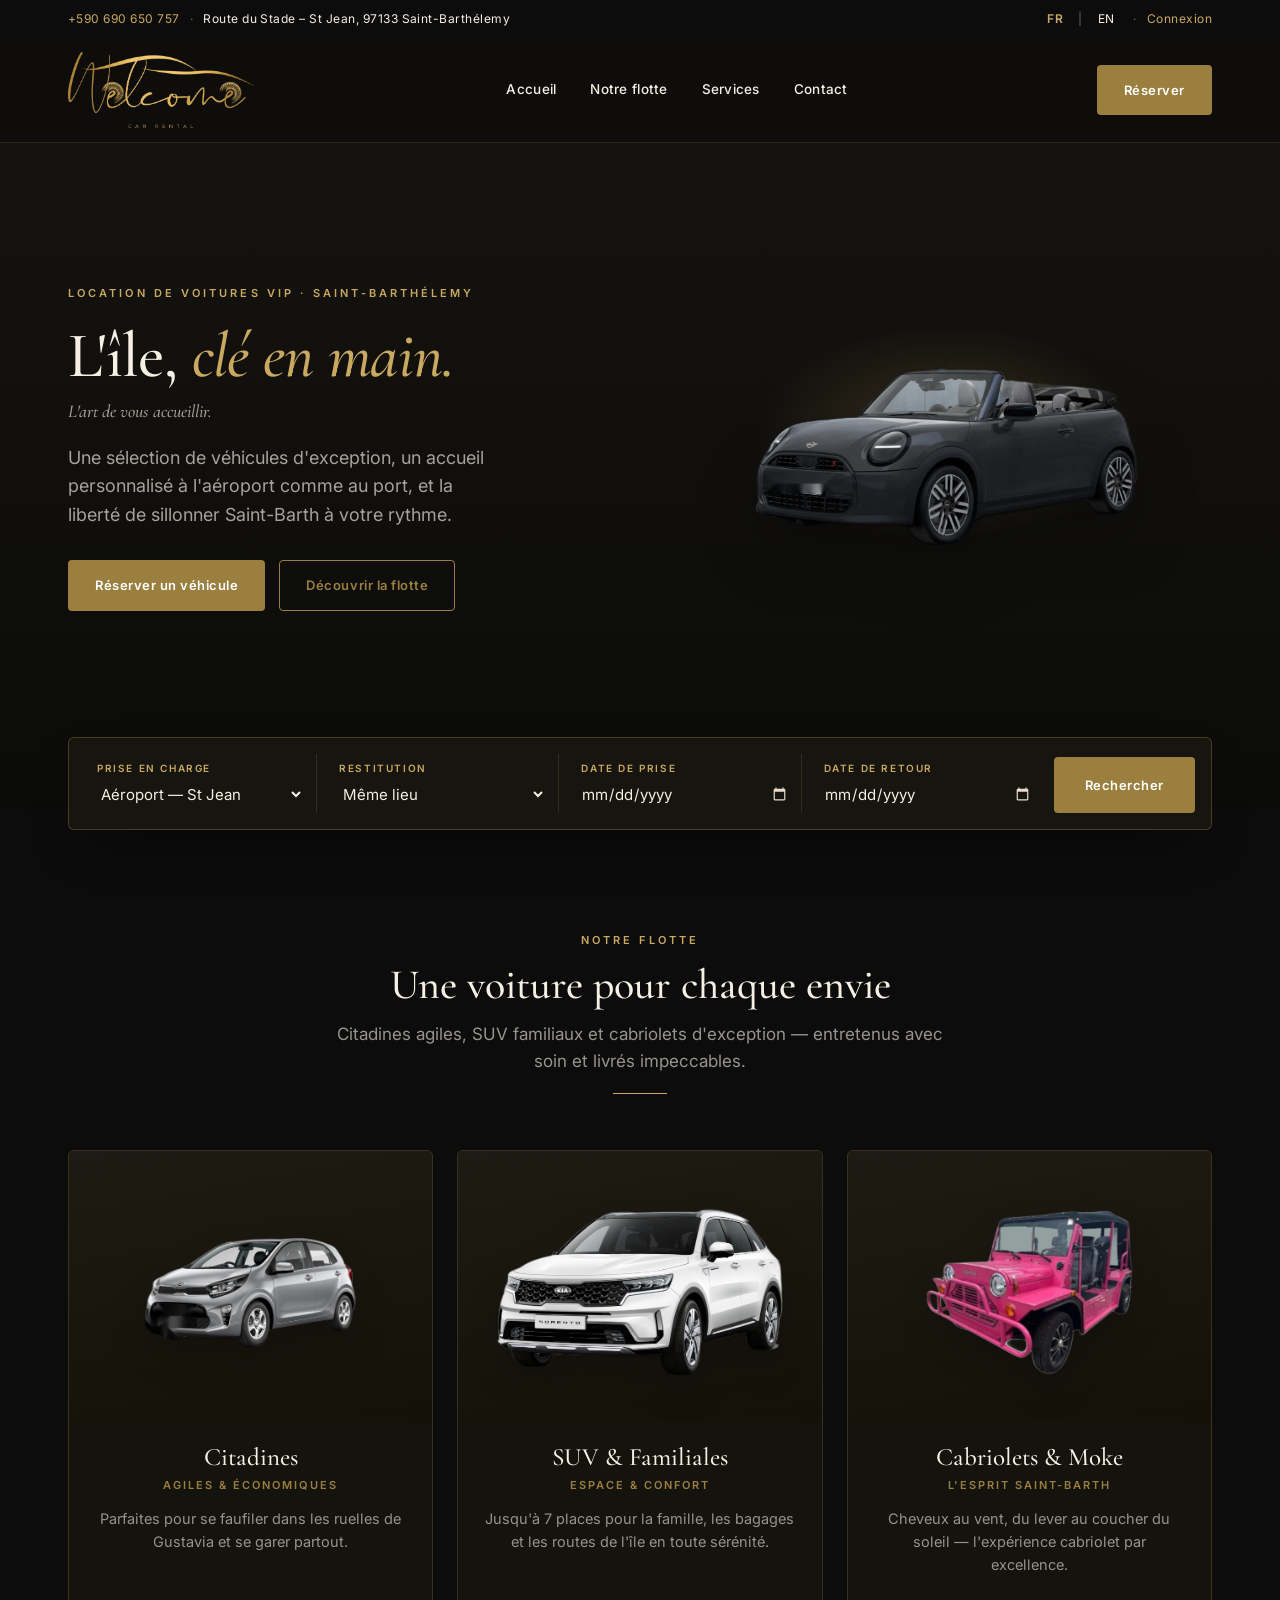
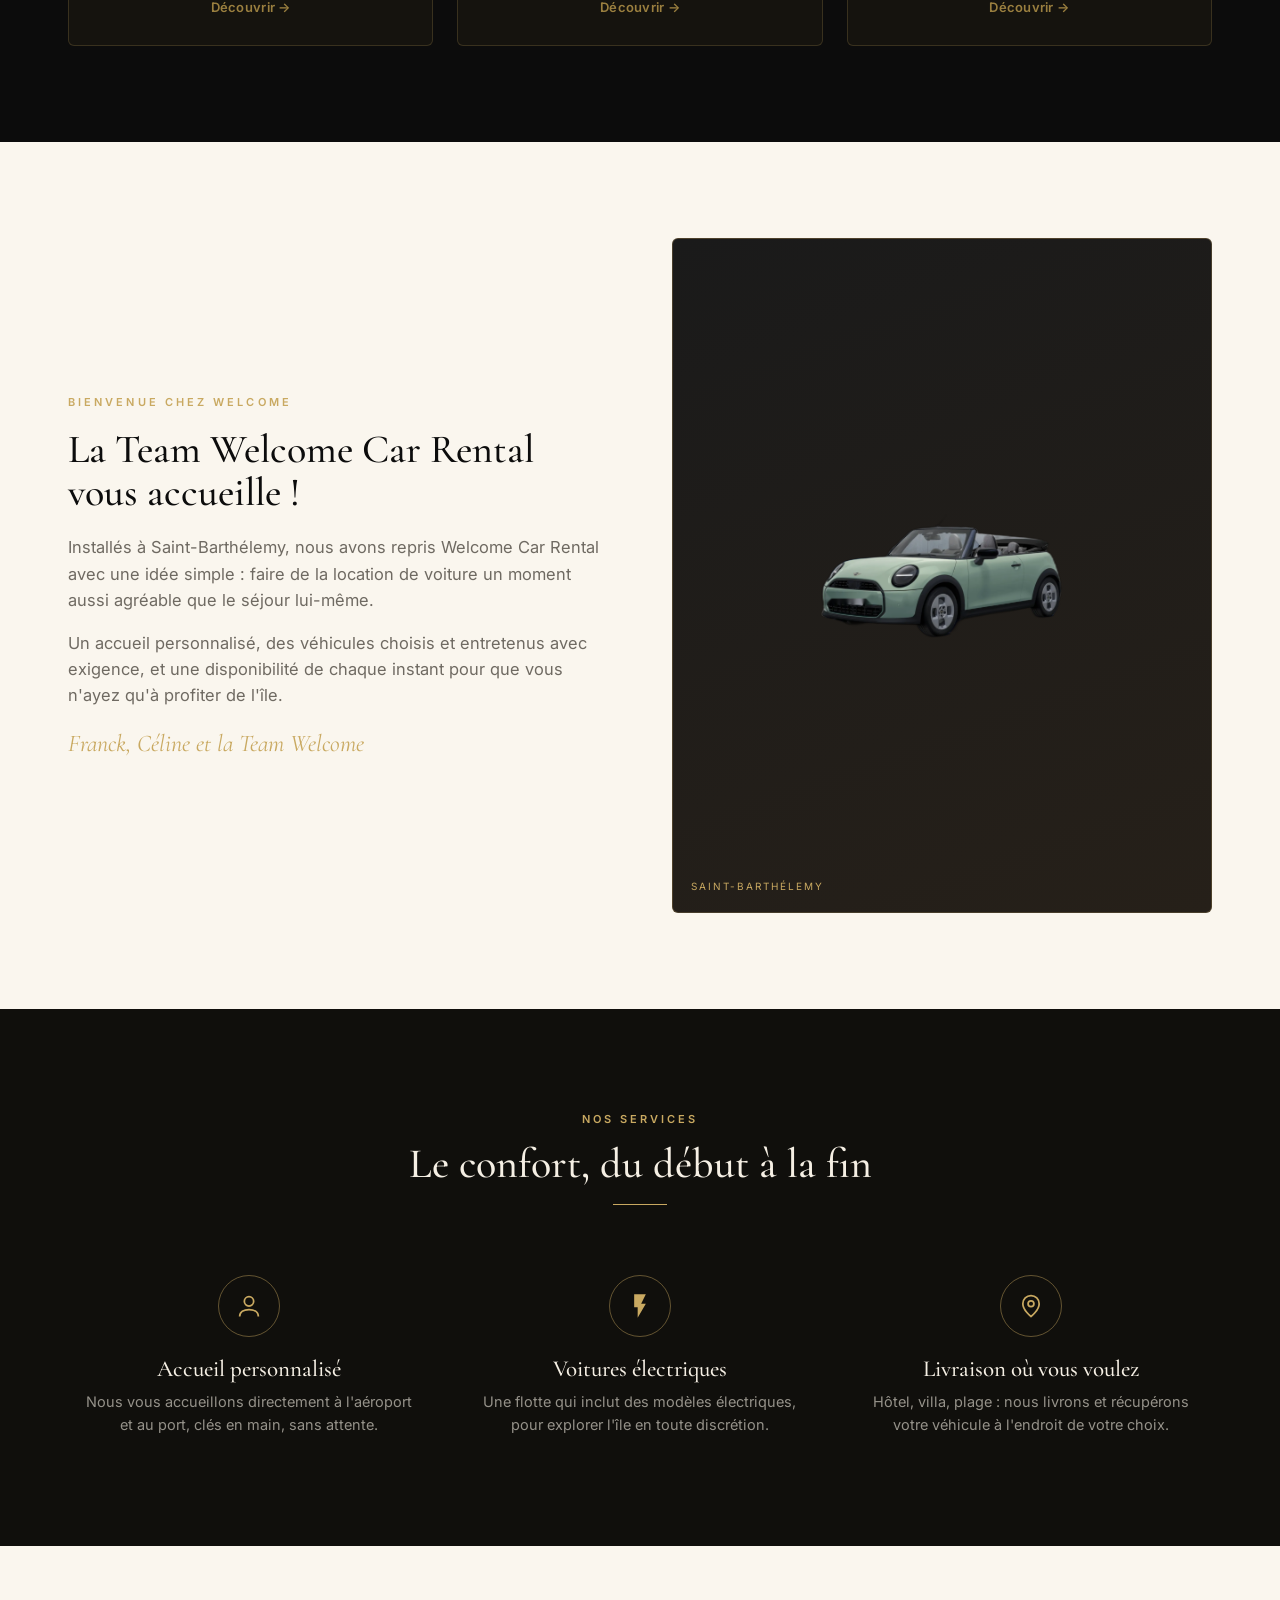
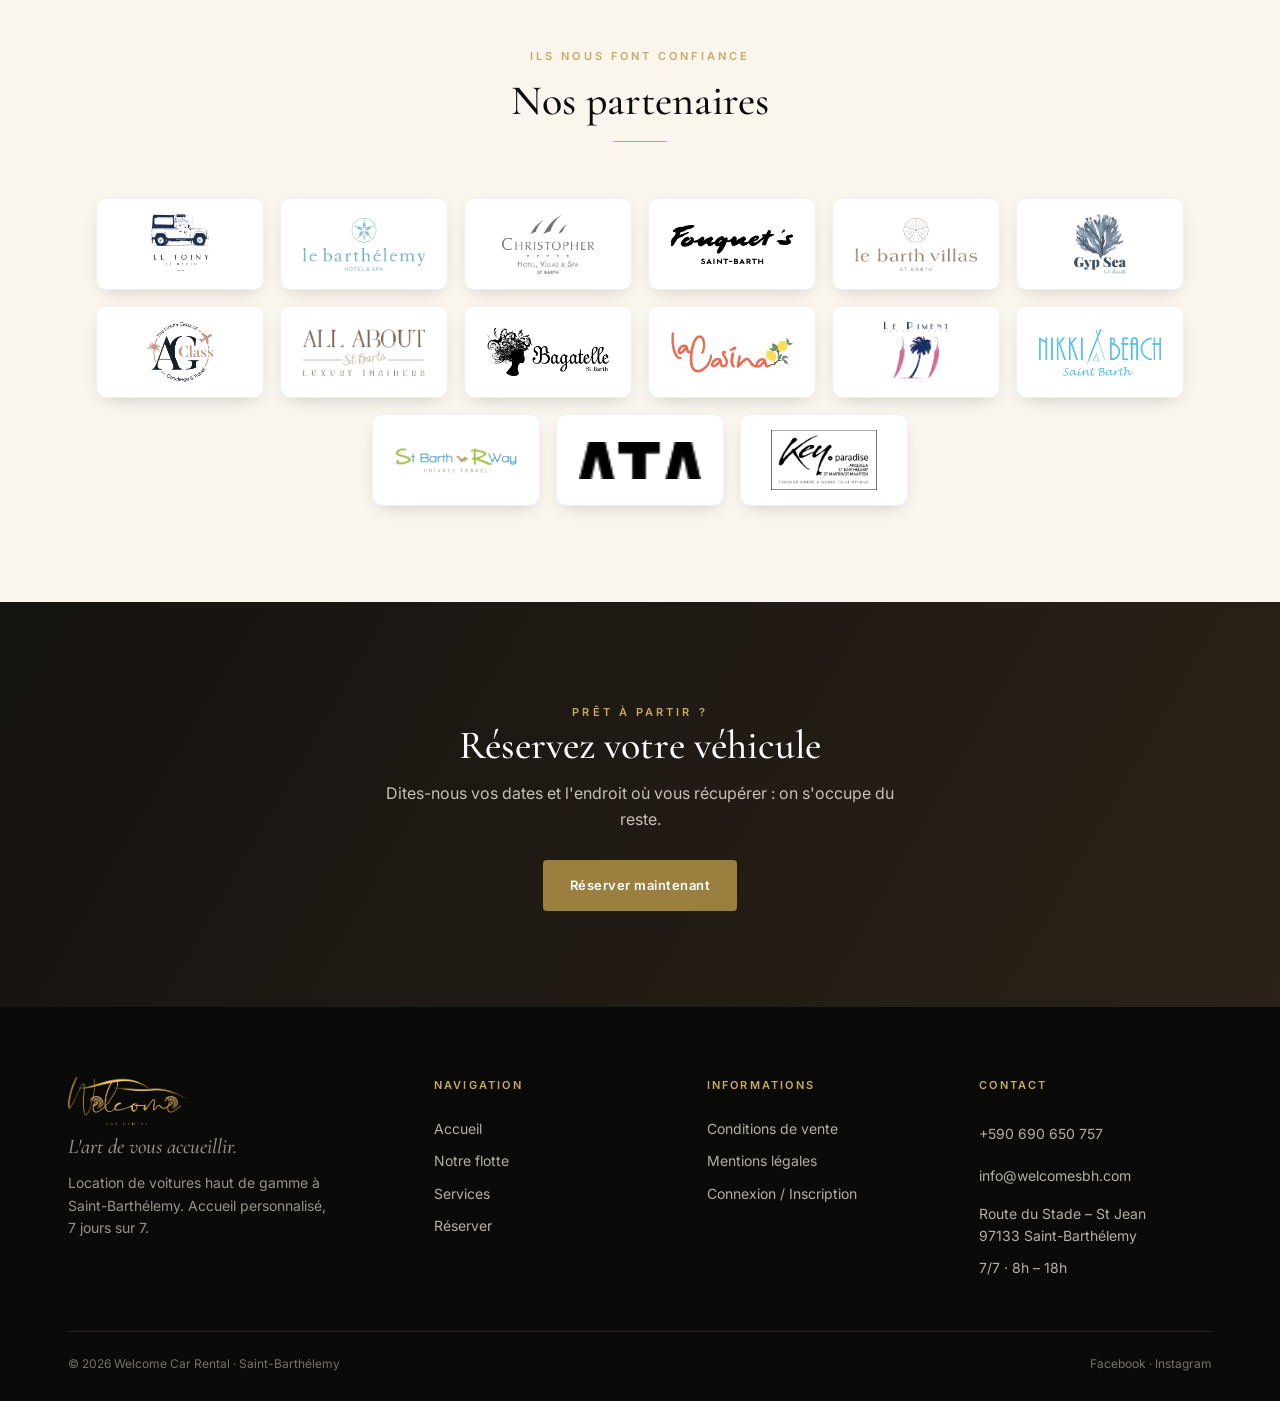
<file: index.html>
<!doctype html>
<html lang="fr">
<head>
<meta charset="utf-8">
<meta name="viewport" content="width=device-width, initial-scale=1">
<title>Welcome Car Rental — Location de voitures VIP · Saint-Barthélemy</title>
<meta name="description" content="Location de voitures haut de gamme à Saint-Barthélemy. Accueil personnalisé à l'aéroport et au port, voitures électriques, livraison où vous le souhaitez.">
<link rel="icon" href="assets/logos/favicon.svg" type="image/svg+xml">
<link rel="preconnect" href="https://fonts.googleapis.com">
<link rel="preconnect" href="https://fonts.gstatic.com" crossorigin>
<link href="https://fonts.googleapis.com/css2?family=Cormorant+Garamond:ital,wght@0,400;0,500;0,600;1,400;1,500&family=Inter:wght@300;400;500;600;700&display=swap" rel="stylesheet">
<link rel="stylesheet" href="assets/css/site.css">
</head>
<body>

<!-- ============ BARRE SUPÉRIEURE ============ -->
<div class="topbar">
  <div class="wrap">
    <div class="left"><a href="tel:+590690650757">+590 690 650 757</a><span class="sep">·</span>Route du Stade – St Jean, 97133 Saint-Barthélemy</div>
    <div class="right">
      <span class="langs"><a href="#" class="on">FR</a><span class="sep">|</span><a href="index-en.html" data-lang="en">EN</a></span>
      <span class="sep">·</span><a href="connexion.html">Connexion</a>
    </div>
  </div>
</div>

<!-- ============ EN-TÊTE / NAVIGATION ============ -->
<header class="head" id="head">
  <div class="wrap">
    <a class="logo" href="index.html" aria-label="Welcome Car Rental"><img src="assets/logos/welcome-logo.png" alt="Welcome Car Rental"></a>
    <nav class="nav" id="nav">
      <a href="#accueil">Accueil</a>
      <a href="flotte.html">Notre flotte</a>
      <a href="#services">Services</a>
      <a href="contact.html">Contact</a>
    </nav>
    <div class="cta-zone">
      <a href="#reserver" class="btn btn--gold">Réserver</a>
      <button class="burger" id="burger" aria-label="Menu"><span></span><span></span><span></span></button>
    </div>
  </div>
</header>

<!-- ============ HERO ============ -->
<section class="hero" id="accueil">
  <div class="wrap">
    <div class="hero__txt">
      <span class="kicker">Location de voitures VIP · Saint-Barthélemy</span>
      <h1>L'île, <em>clé en main.</em></h1>
      <p class="hero__sign">L'art de vous accueillir.</p>
      <p>Une sélection de véhicules d'exception, un accueil personnalisé à l'aéroport comme au port, et la liberté de sillonner Saint-Barth à votre rythme.</p>
      <div class="hero__actions">
        <a href="#reserver" class="btn btn--gold">Réserver un véhicule</a>
        <a href="flotte.html" class="btn btn--ghost">Découvrir la flotte</a>
      </div>
    </div>
    <div class="hero__car">
      <img src="assets/img/cars/mini-cooper-s.png" alt="Mini Cooper S cabriolet" loading="eager">
    </div>
  </div>
</section>

<!-- ============ WIDGET DE RÉSERVATION ============ -->
<!-- ╔═══ ITec ═══ Brancher ici votre JS de réservation propriétaire.
     Conserver les champs name= : pickup_location, return_location, pickup_date, return_date.
     Le bouton soumet #booking-form. La structure/style ci-dessous est à intégrer telle quelle. ═══╝ -->
<div class="wrap" id="reserver">
  <form class="booking" id="booking-form" action="#" method="get">
    <div class="booking__card">
      <div class="bk-field">
        <label for="pickup_location">Prise en charge</label>
        <select id="pickup_location" name="pickup_location">
          <option>Aéroport — St Jean</option>
          <option>Port de Gustavia</option>
          <option>Votre hôtel / villa</option>
          <option>Agence — Route du Stade</option>
        </select>
      </div>
      <div class="bk-field">
        <label for="return_location">Restitution</label>
        <select id="return_location" name="return_location">
          <option>Même lieu</option>
          <option>Aéroport — St Jean</option>
          <option>Port de Gustavia</option>
          <option>Votre hôtel / villa</option>
        </select>
      </div>
      <div class="bk-field">
        <label for="pickup_date">Date de prise</label>
        <input type="date" id="pickup_date" name="pickup_date">
      </div>
      <div class="bk-field">
        <label for="return_date">Date de retour</label>
        <input type="date" id="return_date" name="return_date">
      </div>
      <button type="submit" class="btn btn--gold">Rechercher</button>
    </div>
  </form>
</div>

<!-- ============ FLOTTE ============ -->
<section class="section" id="flotte">
  <div class="wrap">
    <div class="shead">
      <span class="kicker">Notre flotte</span>
      <h2>Une voiture pour chaque envie</h2>
      <p>Citadines agiles, SUV familiaux et cabriolets d'exception — entretenus avec soin et livrés impeccables.</p>
      <div class="rule"></div>
    </div>
    <div class="fleet">
      <article class="fcard">
        <div class="fcard__ph"><img src="assets/img/cars/picanto.png" alt="Citadine"></div>
        <div class="fcard__body">
          <h3>Citadines</h3>
          <div class="fcard__sub">Agiles &amp; économiques</div>
          <p>Parfaites pour se faufiler dans les ruelles de Gustavia et se garer partout.</p>
          <a class="fcard__link" href="flotte.html#citadines">Découvrir <span>&rarr;</span></a>
        </div>
      </article>
      <article class="fcard">
        <div class="fcard__ph"><img src="assets/img/cars/large-suv.png" alt="SUV familial"></div>
        <div class="fcard__body">
          <h3>SUV &amp; Familiales</h3>
          <div class="fcard__sub">Espace &amp; confort</div>
          <p>Jusqu'à 7 places pour la famille, les bagages et les routes de l'île en toute sérénité.</p>
          <a class="fcard__link" href="flotte.html#suv">Découvrir <span>&rarr;</span></a>
        </div>
      </article>
      <article class="fcard">
        <div class="fcard__ph"><img src="assets/img/cars/holly-beach.png" alt="Cabriolet & Moke"></div>
        <div class="fcard__body">
          <h3>Cabriolets &amp; Moke</h3>
          <div class="fcard__sub">L'esprit Saint-Barth</div>
          <p>Cheveux au vent, du lever au coucher du soleil — l'expérience cabriolet par excellence.</p>
          <a class="fcard__link" href="flotte.html#cabriolets">Découvrir <span>&rarr;</span></a>
        </div>
      </article>
    </div>
  </div>
</section>

<!-- ============ HISTOIRE / FRANCK & CÉLINE ============ -->
<!-- NB : texte de présentation à valider par l'équipe. Une vraie photo de l'équipe Welcome serait idéale ici. -->
<section class="story section">
  <div class="wrap">
    <div class="story__txt">
      <span class="kicker">Bienvenue chez Welcome</span>
      <h2>La Team Welcome Car Rental vous accueille&nbsp;!</h2>
      <p>Installés à Saint-Barthélemy, nous avons repris Welcome Car Rental avec une idée simple&nbsp;: faire de la location de voiture un moment aussi agréable que le séjour lui-même.</p>
      <p>Un accueil personnalisé, des véhicules choisis et entretenus avec exigence, et une disponibilité de chaque instant pour que vous n'ayez qu'à profiter de l'île.</p>
      <div class="sign">Franck, Céline et la Team Welcome</div>
    </div>
    <div class="story__media">
      <img src="assets/img/cars/mini-cooper-new-generation.png" alt="Mini Cooper New Generation">
      <span class="tag">Saint-Barthélemy</span>
    </div>
  </div>
</section>

<!-- ============ SERVICES ============ -->
<section class="section section--cream" id="services">
  <div class="wrap">
    <div class="shead">
      <span class="kicker">Nos services</span>
      <h2>Le confort, du début à la fin</h2>
      <div class="rule"></div>
    </div>
    <div class="svcs">
      <div class="svc">
        <div class="svc__ic"><svg viewBox="0 0 24 24" fill="none" stroke="currentColor" stroke-width="1.5"><circle cx="12" cy="8" r="4"/><path d="M4 21c0-4 3.6-6 8-6s8 2 8 6"/></svg></div>
        <h3>Accueil personnalisé</h3>
        <p>Nous vous accueillons directement à l'aéroport et au port, clés en main, sans attente.</p>
      </div>
      <div class="svc">
        <div class="svc__ic"><svg viewBox="0 0 24 24" fill="currentColor"><path d="M7 2v11h3v9l7-12h-4l4-8z"/></svg></div>
        <h3>Voitures électriques</h3>
        <p>Une flotte qui inclut des modèles électriques, pour explorer l'île en toute discrétion.</p>
      </div>
      <div class="svc">
        <div class="svc__ic"><svg viewBox="0 0 24 24" fill="none" stroke="currentColor" stroke-width="1.5"><path d="M12 21s7-5.5 7-11a7 7 0 1 0-14 0c0 5.5 7 11 7 11z"/><circle cx="12" cy="10" r="2.5"/></svg></div>
        <h3>Livraison où vous voulez</h3>
        <p>Hôtel, villa, plage&nbsp;: nous livrons et récupérons votre véhicule à l'endroit de votre choix.</p>
      </div>
    </div>
  </div>
</section>

<!-- ============ PARTENAIRES ============ -->
<section class="section partners">
  <div class="wrap">
    <div class="shead">
      <span class="kicker">Ils nous font confiance</span>
      <h2>Nos partenaires</h2>
      <div class="rule"></div>
    </div>
    <div class="plogos">
      <img src="assets/img/partners/toiny.png" alt="Le Toiny">
      <img src="assets/img/partners/le-barthelemy.png" alt="Le Barthélemy">
      <img src="assets/img/partners/christopher.png" alt="Le Christopher">
      <img src="assets/img/partners/fouquets.png" alt="Fouquet's">
      <img src="assets/img/partners/le-barth.png" alt="Le Barth Villa">
      <img src="assets/img/partners/gypsea.png" alt="Gyp Sea">
      <img src="assets/img/partners/agclass.png" alt="AG Class Concierge &amp; Travel">
      <img src="assets/img/partners/all-about.png" alt="All About St Barth">
      <img src="assets/img/partners/bagatelle.png" alt="Bagatelle St-Barth">
      <img src="assets/img/partners/la-casina.png" alt="La Casina">
      <img src="assets/img/partners/le-piment.png" alt="Le Piment Saint-Barth">
      <img src="assets/img/partners/nikki-beach.png" alt="Nikki Beach Saint Barth">
      <img src="assets/img/partners/st-barth-rway.png" alt="St Barth R Way">
      <img src="assets/img/partners/ata.png" class="badge" alt="ATA Acée Travel Agency">
      <img src="assets/img/partners/key-paradise.png" class="badge" alt="Key Paradise · Tourist Guide">
    </div>
  </div>
</section>

<!-- ============ CTA ============ -->
<section class="section cta">
  <div class="wrap">
    <span class="kicker" style="color:var(--or-clair)">Prêt à partir ?</span>
    <h2>Réservez votre véhicule</h2>
    <p>Dites-nous vos dates et l'endroit où vous récupérer&nbsp;: on s'occupe du reste.</p>
    <a href="#reserver" class="btn btn--gold">Réserver maintenant</a>
  </div>
</section>

<!-- ============ PIED DE PAGE ============ -->
<footer class="foot" id="contact">
  <div class="wrap">
    <div class="foot__grid">
      <div class="foot__brand">
        <img src="assets/logos/welcome-logo.png" alt="Welcome Car Rental">
        <p class="foot__slogan">L'art de vous accueillir.</p>
        <p>Location de voitures haut de gamme à Saint-Barthélemy. Accueil personnalisé, 7 jours sur 7.</p>
      </div>
      <div>
        <h4>Navigation</h4>
        <a href="#accueil">Accueil</a>
        <a href="flotte.html">Notre flotte</a>
        <a href="#services">Services</a>
        <a href="#reserver">Réserver</a>
      </div>
      <div>
        <h4>Informations</h4>
        <a href="#">Conditions de vente</a>
        <a href="#">Mentions légales</a>
        <a href="connexion.html">Connexion / Inscription</a>
      </div>
      <div class="foot__contact">
        <h4>Contact</h4>
        <div><a href="tel:+590690650757">+590 690 650 757</a></div>
        <div><a href="mailto:info@welcomesbh.com">info@welcomesbh.com</a></div>
        <div>Route du Stade – St Jean<br>97133 Saint-Barthélemy</div>
        <div>7/7 · 8h – 18h</div>
      </div>
    </div>
    <div class="foot__bot">
      <span>© 2026 Welcome Car Rental · Saint-Barthélemy</span>
      <span>Facebook · Instagram</span>
    </div>
  </div>
</footer>

<script src="assets/js/site.js"></script>
</body>
</html>
</file>
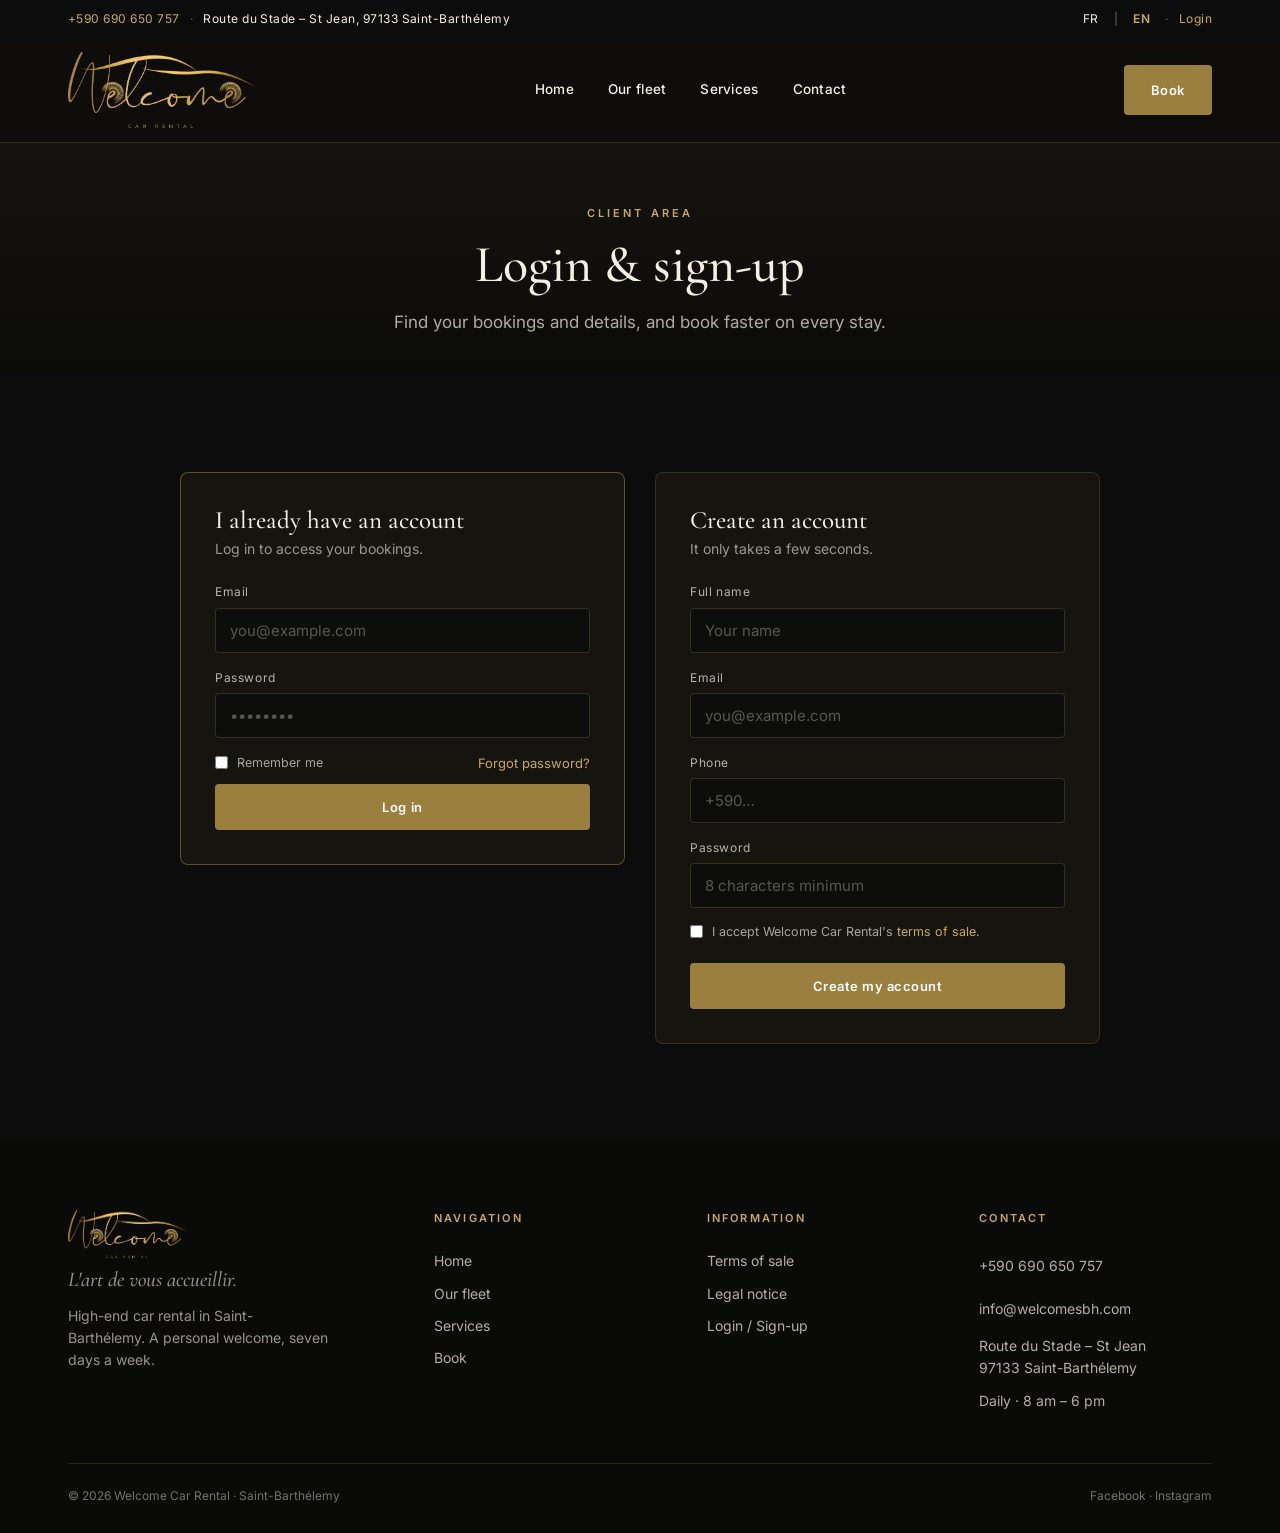
<file: connexion-en.html>
<!doctype html>
<html lang="en">
<head>
<meta charset="utf-8">
<meta name="viewport" content="width=device-width, initial-scale=1">
<title>Welcome Car Rental — Client area · Login / Sign-up</title>
<meta name="description" content="Welcome Car Rental client area: log in to manage your bookings in Saint-Barthélemy, or create your account in just a few seconds.">
<link rel="icon" href="assets/logos/favicon.svg" type="image/svg+xml">
<link rel="preconnect" href="https://fonts.googleapis.com">
<link rel="preconnect" href="https://fonts.gstatic.com" crossorigin>
<link href="https://fonts.googleapis.com/css2?family=Cormorant+Garamond:ital,wght@0,400;0,500;0,600;1,400;1,500&family=Inter:wght@300;400;500;600;700&display=swap" rel="stylesheet">
<link rel="stylesheet" href="assets/css/site.css">
<style>
  .ahero{ background:linear-gradient(180deg,#15130f,#0b0b0a); text-align:center; padding:62px 0 40px; }
  .ahero .kicker{ display:block; margin-bottom:14px; }
  .ahero h1{ font-size:52px; margin:0; }
  .ahero p{ color:rgba(245,239,228,.7); font-size:17px; max-width:540px; margin:16px auto 0; }
  .auth-grid{ display:grid; grid-template-columns:1fr 1fr; gap:30px; align-items:start; max-width:920px; margin:0 auto; }
  @media(max-width:780px){ .auth-grid{ grid-template-columns:1fr; gap:24px; } }
  .acard{ background:#15140f; border:1px solid rgba(201,169,97,.18); border-radius:8px; padding:34px; }
  .acard.is-primary{ border-color:rgba(201,169,97,.4); }
  .acard h2{ font-size:25px; margin:0 0 4px; }
  .acard .lead{ color:rgba(245,239,228,.6); font-size:14px; margin-bottom:22px; }
  .field{ margin-bottom:15px; }
  .field label{ display:block; font-size:12px; letter-spacing:.05em; color:rgba(245,239,228,.72); margin-bottom:6px; }
  .field input{ width:100%; background:#0d0d0b; border:1px solid rgba(201,169,97,.22); border-radius:4px;
    padding:12px 14px; color:var(--creme); font-family:var(--sans); font-size:15px; transition:border-color .2s; }
  .field input::placeholder{ color:rgba(245,239,228,.32); }
  .field input:focus{ outline:none; border-color:var(--or-clair); }
  .acard .btn{ width:100%; justify-content:center; margin-top:8px; }
  .arow{ display:flex; align-items:center; justify-content:space-between; margin:4px 0 2px; font-size:13px; }
  .arow a{ color:var(--or-clair); } .arow a:hover{ text-decoration:underline; }
  .acheck{ display:flex; gap:9px; align-items:flex-start; font-size:12.5px; color:rgba(245,239,228,.66); margin:6px 0 14px; line-height:1.4; }
  .acheck input{ margin-top:2px; accent-color:var(--or); }
  .acheck a{ color:var(--or-clair); }
  .asep{ text-align:center; font-size:12px; letter-spacing:.18em; text-transform:uppercase; color:rgba(245,239,228,.4); margin:22px 0 6px; }
</style>
</head>
<body>

<div class="topbar"><div class="wrap">
  <div class="left"><a href="tel:+590690650757">+590 690 650 757</a><span class="sep">·</span>Route du Stade – St Jean, 97133 Saint-Barthélemy</div>
  <div class="right"><span class="langs"><a href="connexion.html" data-lang="fr">FR</a><span class="sep">|</span><a href="#" class="on">EN</a></span><span class="sep">·</span><a href="connexion-en.html" class="on">Login</a></div>
</div></div>

<header class="head" id="head"><div class="wrap">
  <a class="logo" href="index-en.html" aria-label="Welcome Car Rental"><img src="assets/logos/welcome-logo.png" alt="Welcome Car Rental"></a>
  <nav class="nav" id="nav">
    <a href="index-en.html#accueil">Home</a>
    <a href="flotte-en.html">Our fleet</a>
    <a href="index-en.html#services">Services</a>
    <a href="contact-en.html">Contact</a>
  </nav>
  <div class="cta-zone"><a href="index-en.html#reserver" class="btn btn--gold">Book</a>
  <button class="burger" id="burger" aria-label="Menu"><span></span><span></span><span></span></button></div>
</div></header>

<!-- ============ HERO CLIENT AREA ============ -->
<section class="ahero"><div class="wrap">
  <span class="kicker">Client area</span>
  <h1>Login &amp; sign-up</h1>
  <p>Find your bookings and details, and book faster on every stay.</p>
</div></section>

<!-- ============ LOGIN + SIGN-UP ============ -->
<!-- ITec: authentication (login, account creation, forgot password) is wired up on your side. We only provide the markup + styling; no processing is implemented here. -->
<section class="section"><div class="wrap">
  <div class="auth-grid">

    <!-- Existing client -->
    <form class="acard is-primary" id="login-form" action="#" method="post" novalidate>
      <h2>I already have an account</h2>
      <p class="lead">Log in to access your bookings.</p>
      <div class="field"><label for="lg-email">Email</label><input id="lg-email" name="email" type="email" placeholder="you@example.com" autocomplete="email"></div>
      <div class="field"><label for="lg-pass">Password</label><input id="lg-pass" name="password" type="password" placeholder="••••••••" autocomplete="current-password"></div>
      <div class="arow"><label class="acheck" style="margin:0"><input type="checkbox" name="remember"> Remember me</label><a href="#">Forgot password?</a></div>
      <button type="submit" class="btn btn--gold">Log in</button>
    </form>

    <!-- New client -->
    <form class="acard" id="register-form" action="#" method="post" novalidate>
      <h2>Create an account</h2>
      <p class="lead">It only takes a few seconds.</p>
      <div class="field"><label for="rg-nom">Full name</label><input id="rg-nom" name="nom" type="text" placeholder="Your name" autocomplete="name"></div>
      <div class="field"><label for="rg-email">Email</label><input id="rg-email" name="email" type="email" placeholder="you@example.com" autocomplete="email"></div>
      <div class="field"><label for="rg-tel">Phone</label><input id="rg-tel" name="telephone" type="tel" placeholder="+590…" autocomplete="tel"></div>
      <div class="field"><label for="rg-pass">Password</label><input id="rg-pass" name="password" type="password" placeholder="8 characters minimum" autocomplete="new-password"></div>
      <label class="acheck"><input type="checkbox" name="cgv"><span>I accept Welcome Car Rental's <a href="#">terms of sale</a>.</span></label>
      <button type="submit" class="btn btn--gold">Create my account</button>
    </form>

  </div>
</div></section>

<!-- ============ FOOTER ============ -->
<footer class="foot">
  <div class="wrap">
    <div class="foot__grid">
      <div class="foot__brand">
        <img src="assets/logos/welcome-logo.png" alt="Welcome Car Rental">
        <p class="foot__slogan">L'art de vous accueillir.</p>
        <p>High-end car rental in Saint-Barthélemy. A personal welcome, seven days a week.</p>
      </div>
      <div>
        <h4>Navigation</h4>
        <a href="index-en.html#accueil">Home</a>
        <a href="flotte-en.html">Our fleet</a>
        <a href="index-en.html#services">Services</a>
        <a href="index-en.html#reserver">Book</a>
      </div>
      <div>
        <h4>Information</h4>
        <a href="#">Terms of sale</a>
        <a href="#">Legal notice</a>
        <a href="connexion-en.html">Login / Sign-up</a>
      </div>
      <div class="foot__contact">
        <h4>Contact</h4>
        <div><a href="tel:+590690650757">+590 690 650 757</a></div>
        <div><a href="mailto:info@welcomesbh.com">info@welcomesbh.com</a></div>
        <div>Route du Stade – St Jean<br>97133 Saint-Barthélemy</div>
        <div>Daily · 8 am – 6 pm</div>
      </div>
    </div>
    <div class="foot__bot">
      <span>© 2026 Welcome Car Rental · Saint-Barthélemy</span>
      <span>Facebook · Instagram</span>
    </div>
  </div>
</footer>

<script src="assets/js/site.js"></script>
</body>
</html>
</file>
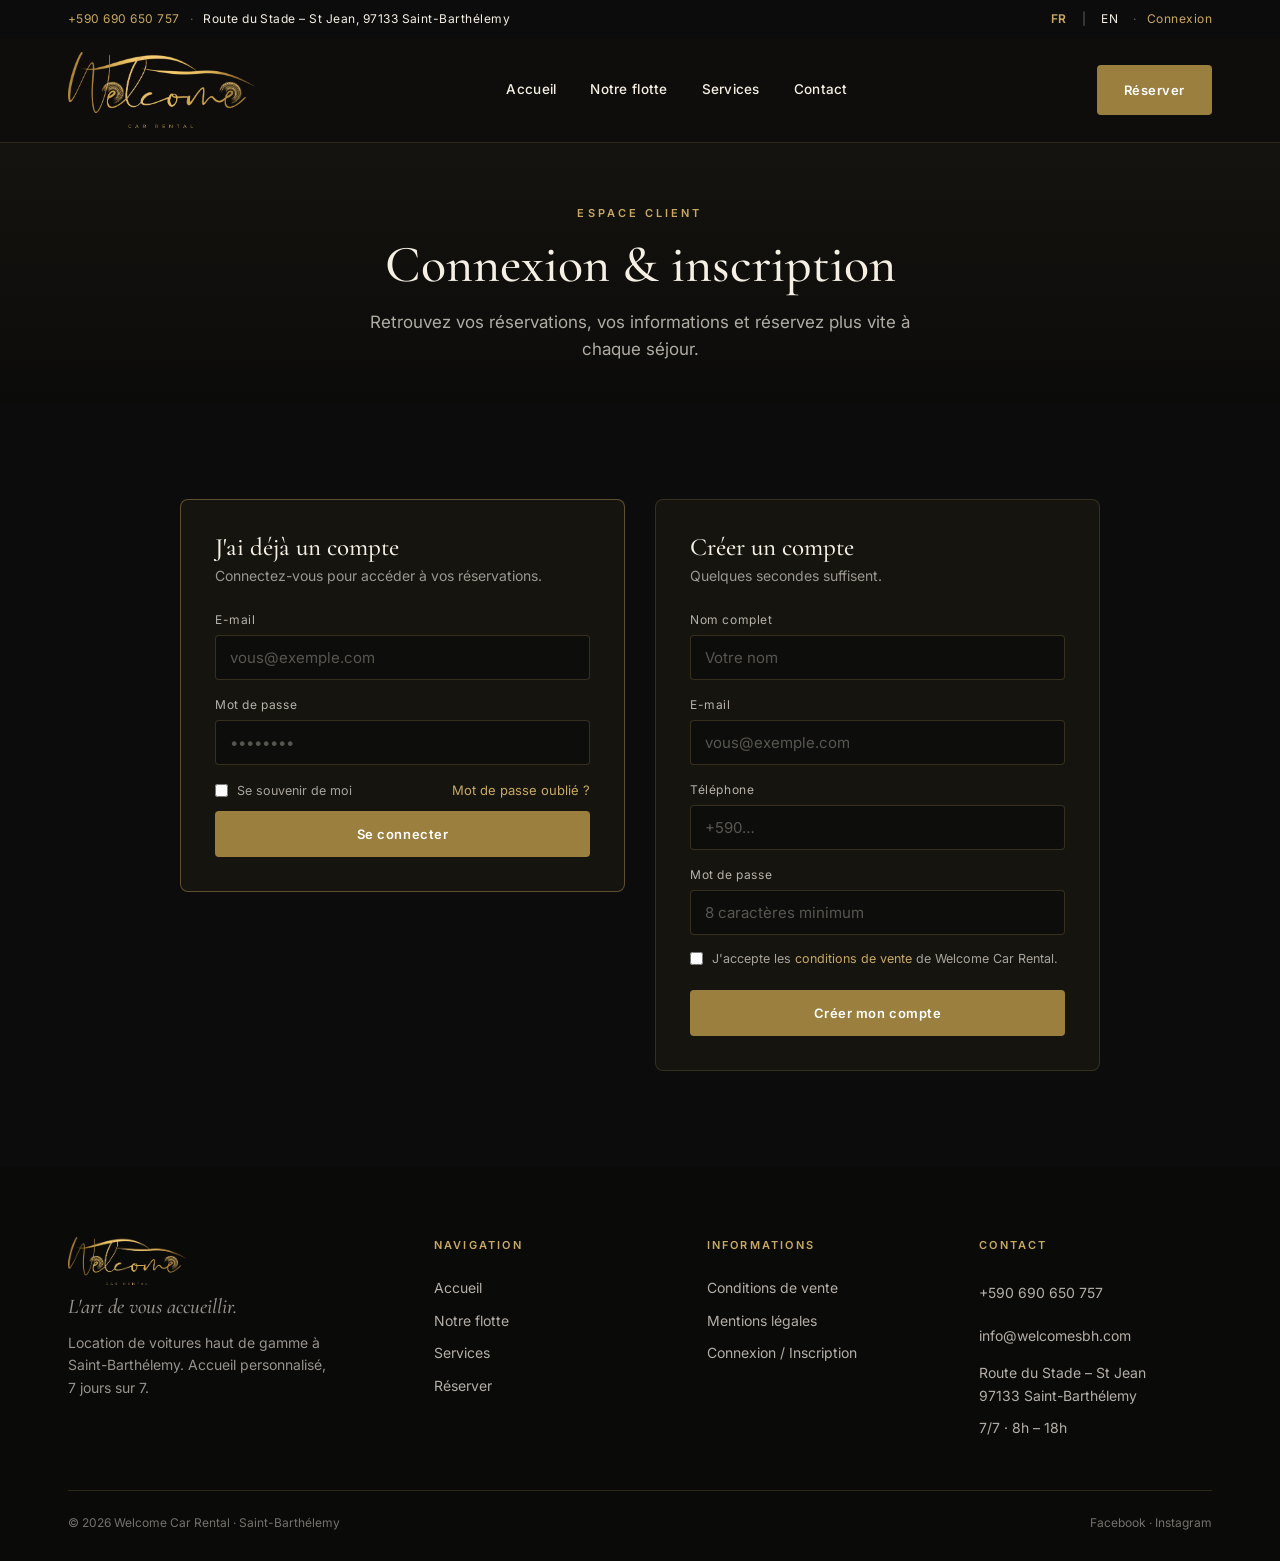
<file: connexion.html>
<!doctype html>
<html lang="fr">
<head>
<meta charset="utf-8">
<meta name="viewport" content="width=device-width, initial-scale=1">
<title>Welcome Car Rental — Espace client · Connexion / Inscription</title>
<meta name="description" content="Espace client Welcome Car Rental : connectez-vous pour gérer vos réservations à Saint-Barthélemy, ou créez votre compte en quelques secondes.">
<link rel="icon" href="assets/logos/favicon.svg" type="image/svg+xml">
<link rel="preconnect" href="https://fonts.googleapis.com">
<link rel="preconnect" href="https://fonts.gstatic.com" crossorigin>
<link href="https://fonts.googleapis.com/css2?family=Cormorant+Garamond:ital,wght@0,400;0,500;0,600;1,400;1,500&family=Inter:wght@300;400;500;600;700&display=swap" rel="stylesheet">
<link rel="stylesheet" href="assets/css/site.css">
<style>
  .ahero{ background:linear-gradient(180deg,#15130f,#0b0b0a); text-align:center; padding:62px 0 40px; }
  .ahero .kicker{ display:block; margin-bottom:14px; }
  .ahero h1{ font-size:52px; margin:0; }
  .ahero p{ color:rgba(245,239,228,.7); font-size:17px; max-width:540px; margin:16px auto 0; }
  .auth-grid{ display:grid; grid-template-columns:1fr 1fr; gap:30px; align-items:start; max-width:920px; margin:0 auto; }
  @media(max-width:780px){ .auth-grid{ grid-template-columns:1fr; gap:24px; } }
  .acard{ background:#15140f; border:1px solid rgba(201,169,97,.18); border-radius:8px; padding:34px; }
  .acard.is-primary{ border-color:rgba(201,169,97,.4); }
  .acard h2{ font-size:25px; margin:0 0 4px; }
  .acard .lead{ color:rgba(245,239,228,.6); font-size:14px; margin-bottom:22px; }
  .field{ margin-bottom:15px; }
  .field label{ display:block; font-size:12px; letter-spacing:.05em; color:rgba(245,239,228,.72); margin-bottom:6px; }
  .field input{ width:100%; background:#0d0d0b; border:1px solid rgba(201,169,97,.22); border-radius:4px;
    padding:12px 14px; color:var(--creme); font-family:var(--sans); font-size:15px; transition:border-color .2s; }
  .field input::placeholder{ color:rgba(245,239,228,.32); }
  .field input:focus{ outline:none; border-color:var(--or-clair); }
  .acard .btn{ width:100%; justify-content:center; margin-top:8px; }
  .arow{ display:flex; align-items:center; justify-content:space-between; margin:4px 0 2px; font-size:13px; }
  .arow a{ color:var(--or-clair); } .arow a:hover{ text-decoration:underline; }
  .acheck{ display:flex; gap:9px; align-items:flex-start; font-size:12.5px; color:rgba(245,239,228,.66); margin:6px 0 14px; line-height:1.4; }
  .acheck input{ margin-top:2px; accent-color:var(--or); }
  .acheck a{ color:var(--or-clair); }
  .asep{ text-align:center; font-size:12px; letter-spacing:.18em; text-transform:uppercase; color:rgba(245,239,228,.4); margin:22px 0 6px; }
</style>
</head>
<body>

<div class="topbar"><div class="wrap">
  <div class="left"><a href="tel:+590690650757">+590 690 650 757</a><span class="sep">·</span>Route du Stade – St Jean, 97133 Saint-Barthélemy</div>
  <div class="right"><span class="langs"><a href="#" class="on">FR</a><span class="sep">|</span><a href="#" data-lang="en">EN</a></span><span class="sep">·</span><a href="connexion.html" class="on">Connexion</a></div>
</div></div>

<header class="head" id="head"><div class="wrap">
  <a class="logo" href="index.html" aria-label="Welcome Car Rental"><img src="assets/logos/welcome-logo.png" alt="Welcome Car Rental"></a>
  <nav class="nav" id="nav">
    <a href="index.html#accueil">Accueil</a>
    <a href="flotte.html">Notre flotte</a>
    <a href="index.html#services">Services</a>
    <a href="contact.html">Contact</a>
  </nav>
  <div class="cta-zone"><a href="index.html#reserver" class="btn btn--gold">Réserver</a>
  <button class="burger" id="burger" aria-label="Menu"><span></span><span></span><span></span></button></div>
</div></header>

<!-- ============ HERO ESPACE CLIENT ============ -->
<section class="ahero"><div class="wrap">
  <span class="kicker">Espace client</span>
  <h1>Connexion &amp; inscription</h1>
  <p>Retrouvez vos réservations, vos informations et réservez plus vite à chaque séjour.</p>
</div></section>

<!-- ============ CONNEXION + INSCRIPTION ============ -->
<!-- ITec : l'authentification (connexion, création de compte, mot de passe oublié) est branchée de votre côté. On ne fournit que le markup + le style ; aucun traitement n'est implémenté ici. -->
<section class="section"><div class="wrap">
  <div class="auth-grid">

    <!-- Déjà client -->
    <form class="acard is-primary" id="login-form" action="#" method="post" novalidate>
      <h2>J'ai déjà un compte</h2>
      <p class="lead">Connectez-vous pour accéder à vos réservations.</p>
      <div class="field"><label for="lg-email">E-mail</label><input id="lg-email" name="email" type="email" placeholder="vous@exemple.com" autocomplete="email"></div>
      <div class="field"><label for="lg-pass">Mot de passe</label><input id="lg-pass" name="password" type="password" placeholder="••••••••" autocomplete="current-password"></div>
      <div class="arow"><label class="acheck" style="margin:0"><input type="checkbox" name="remember"> Se souvenir de moi</label><a href="#">Mot de passe oublié ?</a></div>
      <button type="submit" class="btn btn--gold">Se connecter</button>
    </form>

    <!-- Nouveau client -->
    <form class="acard" id="register-form" action="#" method="post" novalidate>
      <h2>Créer un compte</h2>
      <p class="lead">Quelques secondes suffisent.</p>
      <div class="field"><label for="rg-nom">Nom complet</label><input id="rg-nom" name="nom" type="text" placeholder="Votre nom" autocomplete="name"></div>
      <div class="field"><label for="rg-email">E-mail</label><input id="rg-email" name="email" type="email" placeholder="vous@exemple.com" autocomplete="email"></div>
      <div class="field"><label for="rg-tel">Téléphone</label><input id="rg-tel" name="telephone" type="tel" placeholder="+590…" autocomplete="tel"></div>
      <div class="field"><label for="rg-pass">Mot de passe</label><input id="rg-pass" name="password" type="password" placeholder="8 caractères minimum" autocomplete="new-password"></div>
      <label class="acheck"><input type="checkbox" name="cgv"><span>J'accepte les <a href="#">conditions de vente</a> de Welcome Car Rental.</span></label>
      <button type="submit" class="btn btn--gold">Créer mon compte</button>
    </form>

  </div>
</div></section>

<!-- ============ PIED DE PAGE ============ -->
<footer class="foot">
  <div class="wrap">
    <div class="foot__grid">
      <div class="foot__brand">
        <img src="assets/logos/welcome-logo.png" alt="Welcome Car Rental">
        <p class="foot__slogan">L'art de vous accueillir.</p>
        <p>Location de voitures haut de gamme à Saint-Barthélemy. Accueil personnalisé, 7 jours sur 7.</p>
      </div>
      <div>
        <h4>Navigation</h4>
        <a href="index.html#accueil">Accueil</a>
        <a href="flotte.html">Notre flotte</a>
        <a href="index.html#services">Services</a>
        <a href="index.html#reserver">Réserver</a>
      </div>
      <div>
        <h4>Informations</h4>
        <a href="#">Conditions de vente</a>
        <a href="#">Mentions légales</a>
        <a href="connexion.html">Connexion / Inscription</a>
      </div>
      <div class="foot__contact">
        <h4>Contact</h4>
        <div><a href="tel:+590690650757">+590 690 650 757</a></div>
        <div><a href="mailto:info@welcomesbh.com">info@welcomesbh.com</a></div>
        <div>Route du Stade – St Jean<br>97133 Saint-Barthélemy</div>
        <div>7/7 · 8h – 18h</div>
      </div>
    </div>
    <div class="foot__bot">
      <span>© 2026 Welcome Car Rental · Saint-Barthélemy</span>
      <span>Facebook · Instagram</span>
    </div>
  </div>
</footer>

<script src="assets/js/site.js"></script>
</body>
</html>
</file>
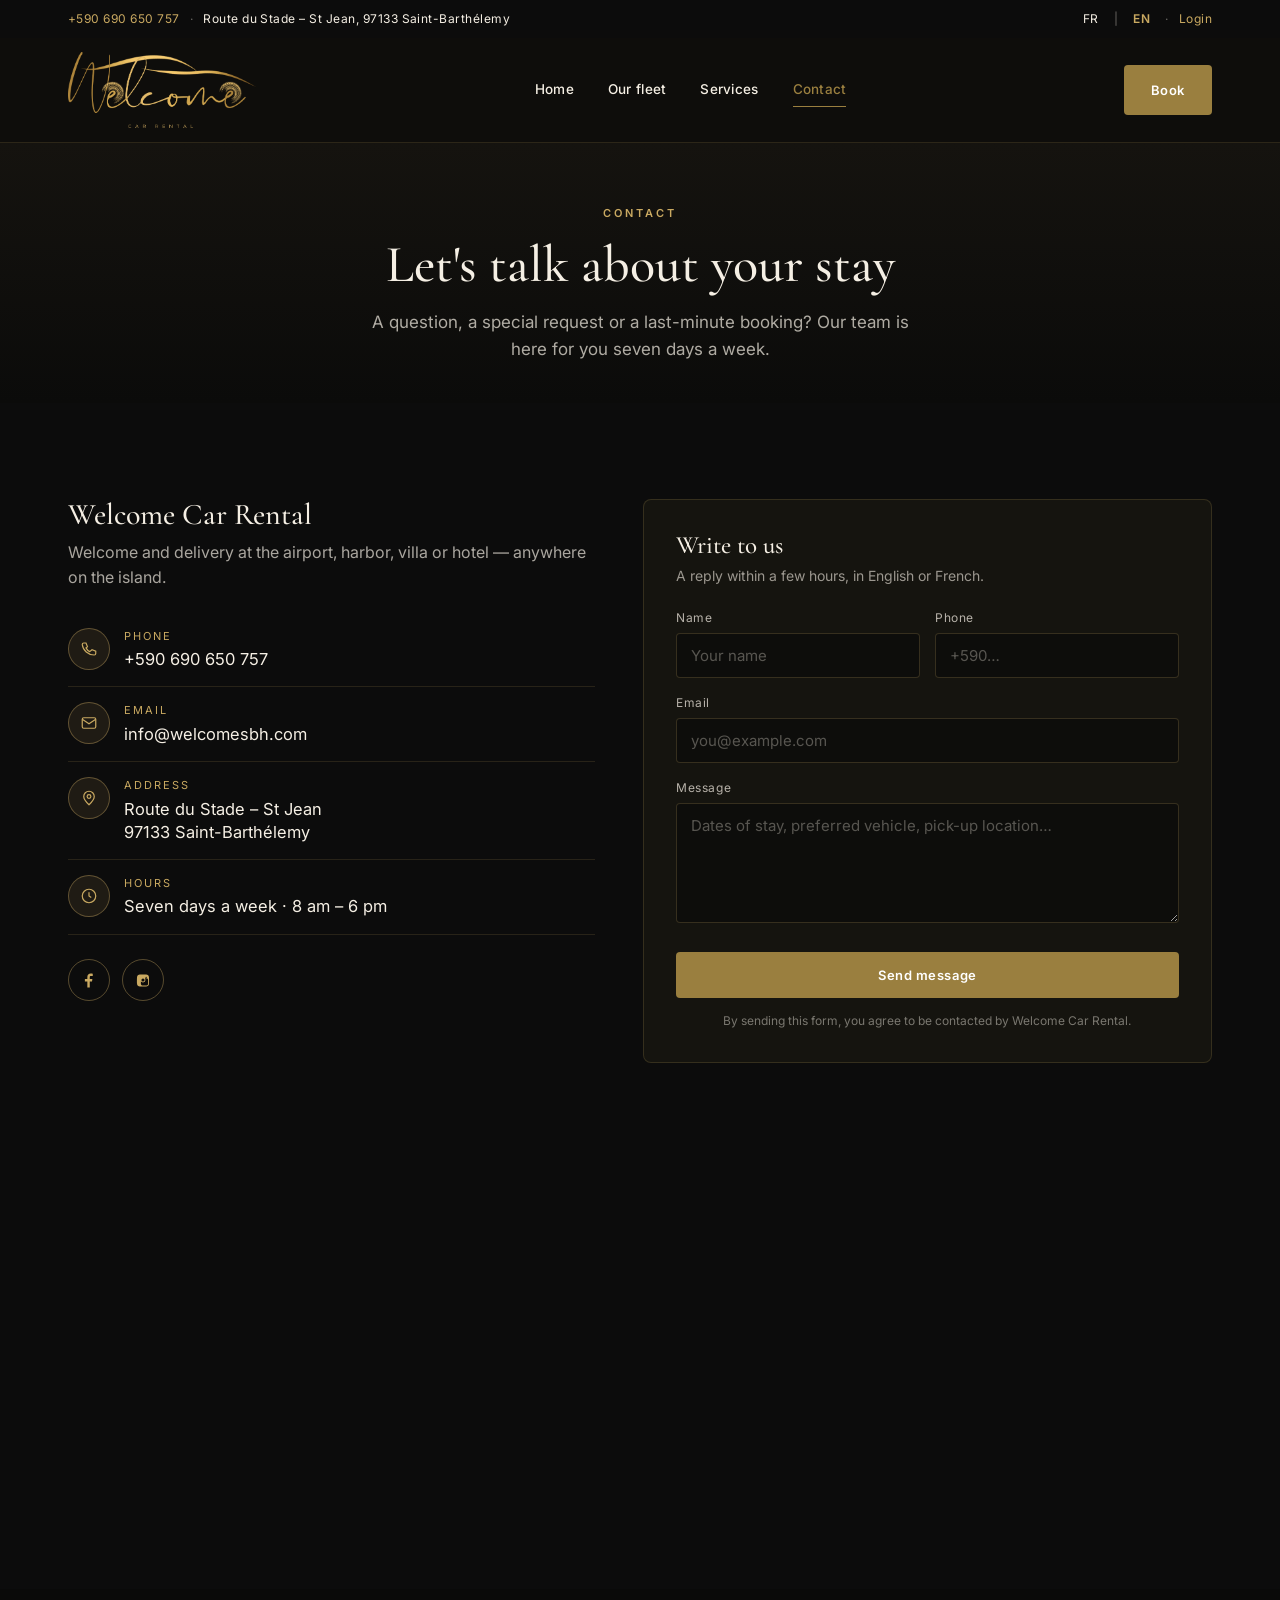
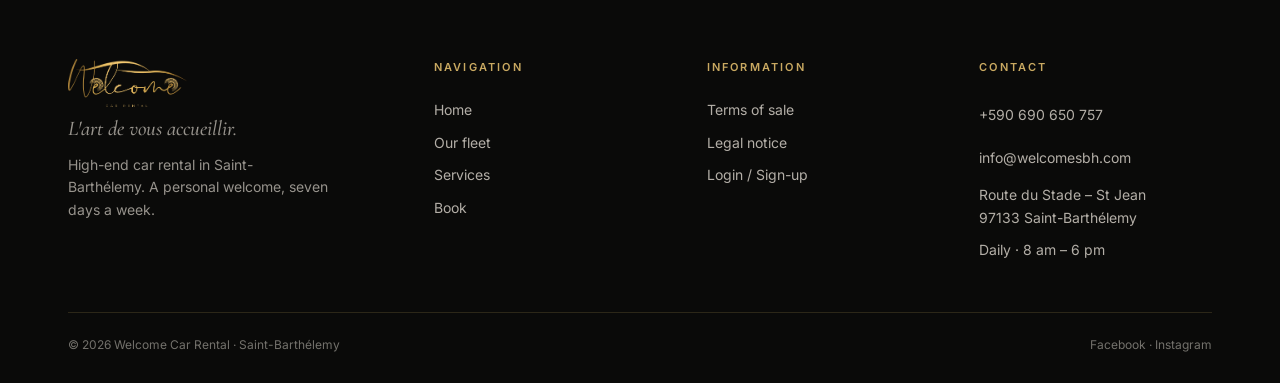
<file: contact-en.html>
<!doctype html>
<html lang="en">
<head>
<meta charset="utf-8">
<meta name="viewport" content="width=device-width, initial-scale=1">
<title>Welcome Car Rental — Contact · Saint-Barthélemy</title>
<meta name="description" content="Contact Welcome Car Rental in Saint-Barthélemy: +590 690 650 757, info@welcomesbh.com, Route du Stade – St Jean. Welcome and delivery seven days a week, 8 am to 6 pm.">
<link rel="icon" href="assets/logos/favicon.svg" type="image/svg+xml">
<link rel="preconnect" href="https://fonts.googleapis.com">
<link rel="preconnect" href="https://fonts.gstatic.com" crossorigin>
<link href="https://fonts.googleapis.com/css2?family=Cormorant+Garamond:ital,wght@0,400;0,500;0,600;1,400;1,500&family=Inter:wght@300;400;500;600;700&display=swap" rel="stylesheet">
<link rel="stylesheet" href="assets/css/site.css">
<style>
  .chero{ background:linear-gradient(180deg,#15130f,#0b0b0a); text-align:center; padding:62px 0 40px; }
  .chero .kicker{ display:block; margin-bottom:14px; }
  .chero h1{ font-size:52px; margin:0; }
  .chero p{ color:rgba(245,239,228,.7); font-size:17px; max-width:560px; margin:16px auto 0; }
  .contact-grid{ display:grid; grid-template-columns:1fr 1.08fr; gap:48px; align-items:start; }
  @media(max-width:860px){ .contact-grid{ grid-template-columns:1fr; gap:34px; } }
  /* --- info column --- */
  .cinfo h2{ font-size:30px; margin:0 0 8px; }
  .cinfo .lead{ color:rgba(245,239,228,.68); margin-bottom:22px; }
  .cline{ display:flex; gap:14px; align-items:flex-start; padding:15px 0; border-bottom:1px solid rgba(201,169,97,.15); }
  .cline:last-of-type{ border-bottom:0; }
  .cline .ico{ flex:none; width:42px; height:42px; border-radius:50%; display:grid; place-items:center;
    background:rgba(201,169,97,.1); border:1px solid var(--or-pale); }
  .cline .ico svg{ width:18px; height:18px; stroke:var(--or-clair); fill:none; stroke-width:1.6; }
  .ct-lab{ font-size:11px; letter-spacing:.18em; text-transform:uppercase; color:var(--or-clair); margin-bottom:3px; }
  .ct-val{ font-size:16.5px; color:var(--creme); line-height:1.4; }
  .ct-val a{ color:var(--creme); } .ct-val a:hover{ color:var(--or-clair); }
  .csocial{ display:flex; gap:12px; margin-top:24px; }
  .csocial a{ width:42px; height:42px; border-radius:50%; display:grid; place-items:center; border:1px solid var(--or-pale); transition:.2s; }
  .csocial a:hover{ background:var(--or); border-color:var(--or); }
  .csocial svg{ width:18px; height:18px; fill:var(--or-clair); } .csocial a:hover svg{ fill:#fff; }
  /* --- form --- */
  .cform{ background:#15140f; border:1px solid rgba(201,169,97,.18); border-radius:8px; padding:32px; }
  .cform h2{ font-size:25px; margin:0 0 6px; }
  .cform .lead{ color:rgba(245,239,228,.6); font-size:14px; margin-bottom:20px; }
  .field{ margin-bottom:15px; }
  .field label{ display:block; font-size:12px; letter-spacing:.05em; color:rgba(245,239,228,.72); margin-bottom:6px; }
  .field input,.field textarea{ width:100%; background:#0d0d0b; border:1px solid rgba(201,169,97,.22); border-radius:4px;
    padding:12px 14px; color:var(--creme); font-family:var(--sans); font-size:15px; transition:border-color .2s; }
  .field input::placeholder,.field textarea::placeholder{ color:rgba(245,239,228,.32); }
  .field input:focus,.field textarea:focus{ outline:none; border-color:var(--or-clair); }
  .field textarea{ resize:vertical; min-height:120px; }
  .frow{ display:grid; grid-template-columns:1fr 1fr; gap:15px; }
  @media(max-width:480px){ .frow{ grid-template-columns:1fr; } }
  .cform .btn{ width:100%; justify-content:center; margin-top:6px; }
  .cform .note{ font-size:12px; color:rgba(245,239,228,.45); margin-top:13px; text-align:center; }
  /* --- map --- */
  .cmap iframe{ width:100%; height:430px; border:0; display:block; filter:grayscale(.35) contrast(1.05) brightness(.92); }
</style>
</head>
<body>

<div class="topbar"><div class="wrap">
  <div class="left"><a href="tel:+590690650757">+590 690 650 757</a><span class="sep">·</span>Route du Stade – St Jean, 97133 Saint-Barthélemy</div>
  <div class="right"><span class="langs"><a href="contact.html" data-lang="fr">FR</a><span class="sep">|</span><a href="#" class="on">EN</a></span><span class="sep">·</span><a href="connexion-en.html">Login</a></div>
</div></div>

<header class="head" id="head"><div class="wrap">
  <a class="logo" href="index-en.html" aria-label="Welcome Car Rental"><img src="assets/logos/welcome-logo.png" alt="Welcome Car Rental"></a>
  <nav class="nav" id="nav">
    <a href="index-en.html#accueil">Home</a>
    <a href="flotte-en.html">Our fleet</a>
    <a href="index-en.html#services">Services</a>
    <a href="contact-en.html" class="is-active">Contact</a>
  </nav>
  <div class="cta-zone"><a href="index-en.html#reserver" class="btn btn--gold">Book</a>
  <button class="burger" id="burger" aria-label="Menu"><span></span><span></span><span></span></button></div>
</div></header>

<!-- ============ HERO CONTACT ============ -->
<section class="chero"><div class="wrap">
  <span class="kicker">Contact</span>
  <h1>Let's talk about your stay</h1>
  <p>A question, a special request or a last-minute booking? Our team is here for you seven days a week.</p>
</div></section>

<!-- ============ INFO + FORM ============ -->
<section class="section"><div class="wrap">
  <div class="contact-grid">

    <div class="cinfo">
      <h2>Welcome Car Rental</h2>
      <p class="lead">Welcome and delivery at the airport, harbor, villa or hotel — anywhere on the island.</p>

      <div class="cline">
        <span class="ico"><svg viewBox="0 0 24 24"><path d="M5 4h3l2 5-2 1.5a11 11 0 005 5L16 13l5 2v3a2 2 0 01-2 2A16 16 0 013 6a2 2 0 012-2z"/></svg></span>
        <div><div class="ct-lab">Phone</div><div class="ct-val"><a href="tel:+590690650757">+590 690 650 757</a></div></div>
      </div>
      <div class="cline">
        <span class="ico"><svg viewBox="0 0 24 24"><rect x="3" y="5" width="18" height="14" rx="2"/><path d="M3 7l9 6 9-6"/></svg></span>
        <div><div class="ct-lab">Email</div><div class="ct-val"><a href="mailto:info@welcomesbh.com">info@welcomesbh.com</a></div></div>
      </div>
      <div class="cline">
        <span class="ico"><svg viewBox="0 0 24 24"><path d="M12 21s7-6.5 7-11a7 7 0 10-14 0c0 4.5 7 11 7 11z"/><circle cx="12" cy="10" r="2.5"/></svg></span>
        <div><div class="ct-lab">Address</div><div class="ct-val">Route du Stade – St Jean<br>97133 Saint-Barthélemy</div></div>
      </div>
      <div class="cline">
        <span class="ico"><svg viewBox="0 0 24 24"><circle cx="12" cy="12" r="9"/><path d="M12 7v5l3 2"/></svg></span>
        <div><div class="ct-lab">Hours</div><div class="ct-val">Seven days a week · 8 am – 6 pm</div></div>
      </div>

      <div class="csocial">
        <!-- ITec: social links to be confirmed -->
        <a href="#" aria-label="Facebook"><svg viewBox="0 0 24 24"><path d="M13 22v-8h3l.5-3.5H13V8.3c0-1 .3-1.7 1.8-1.7H17V3.5c-.8-.1-1.7-.2-2.7-.2-2.7 0-4.5 1.6-4.5 4.6v2.6H6.5V14H9.8v8z"/></svg></a>
        <a href="#" aria-label="Instagram"><svg viewBox="0 0 24 24"><path d="M12 8.7A3.3 3.3 0 1012 15.3 3.3 3.3 0 0012 8.7zm0 5.4a2.1 2.1 0 110-4.2 2.1 2.1 0 010 4.2zM17 8.5a.8.8 0 11-1.6 0 .8.8 0 011.6 0zM20 8.6c-.1-1.1-.3-2-1.1-2.8s-1.7-1-2.8-1.1C15 4.6 9 4.6 7.9 4.7c-1.1.1-2 .3-2.8 1.1S4.1 7.5 4 8.6C3.9 9.7 3.9 15.7 4 16.8c.1 1.1.3 2 1.1 2.8s1.7 1 2.8 1.1c1.1.1 7.1.1 8.2 0 1.1-.1 2-.3 2.8-1.1s1-1.7 1.1-2.8c.1-1.1.1-7.1 0-8.2zm-1.4 9.4a2.1 2.1 0 01-1.2 1.2c-.8.3-2.8.2-3.4.2s-2.6.1-3.4-.2a2.1 2.1 0 01-1.2-1.2c-.3-.8-.2-2.8-.2-3.4s-.1-2.6.2-3.4a2.1 2.1 0 011.2-1.2c.8-.3 2.8-.2 3.4-.2s2.6-.1 3.4.2a2.1 2.1 0 011.2 1.2c.3.8.2 2.8.2 3.4s.1 2.6-.2 3.4z"/></svg></a>
      </div>
    </div>

    <!-- Form: SUBMISSION is wired by ITec (endpoint / proprietary JS). We only provide the markup + the style. -->
    <form class="cform" id="contact-form" action="#" method="post" novalidate>
      <h2>Write to us</h2>
      <p class="lead">A reply within a few hours, in English or French.</p>
      <div class="frow">
        <div class="field"><label for="cf-nom">Name</label><input id="cf-nom" name="nom" type="text" placeholder="Your name" autocomplete="name"></div>
        <div class="field"><label for="cf-tel">Phone</label><input id="cf-tel" name="telephone" type="tel" placeholder="+590…" autocomplete="tel"></div>
      </div>
      <div class="field"><label for="cf-email">Email</label><input id="cf-email" name="email" type="email" placeholder="you@example.com" autocomplete="email"></div>
      <div class="field"><label for="cf-msg">Message</label><textarea id="cf-msg" name="message" placeholder="Dates of stay, preferred vehicle, pick-up location…"></textarea></div>
      <button type="submit" class="btn btn--gold">Send message</button>
      <p class="note">By sending this form, you agree to be contacted by Welcome Car Rental.</p>
    </form>

  </div>
</div></section>

<!-- ============ MAP ============ -->
<!-- ITec: indicative map — refine the exact location of the pin if needed -->
<section class="cmap">
  <iframe title="Welcome Car Rental – St Jean, Saint-Barthélemy" loading="lazy"
    src="https://maps.google.com/maps?q=Route%20du%20Stade%2C%20St%20Jean%2C%2097133%20Saint-Barth%C3%A9lemy&t=&z=15&ie=UTF8&iwloc=&output=embed"></iframe>
</section>

<!-- ============ FOOTER ============ -->
<footer class="foot">
  <div class="wrap">
    <div class="foot__grid">
      <div class="foot__brand">
        <img src="assets/logos/welcome-logo.png" alt="Welcome Car Rental">
        <p class="foot__slogan">L'art de vous accueillir.</p>
        <p>High-end car rental in Saint-Barthélemy. A personal welcome, seven days a week.</p>
      </div>
      <div>
        <h4>Navigation</h4>
        <a href="index-en.html#accueil">Home</a>
        <a href="flotte-en.html">Our fleet</a>
        <a href="index-en.html#services">Services</a>
        <a href="index-en.html#reserver">Book</a>
      </div>
      <div>
        <h4>Information</h4>
        <a href="#">Terms of sale</a>
        <a href="#">Legal notice</a>
        <a href="connexion-en.html">Login / Sign-up</a>
      </div>
      <div class="foot__contact">
        <h4>Contact</h4>
        <div><a href="tel:+590690650757">+590 690 650 757</a></div>
        <div><a href="mailto:info@welcomesbh.com">info@welcomesbh.com</a></div>
        <div>Route du Stade – St Jean<br>97133 Saint-Barthélemy</div>
        <div>Daily · 8 am – 6 pm</div>
      </div>
    </div>
    <div class="foot__bot">
      <span>© 2026 Welcome Car Rental · Saint-Barthélemy</span>
      <span>Facebook · Instagram</span>
    </div>
  </div>
</footer>

<script src="assets/js/site.js"></script>
</body>
</html>
</file>
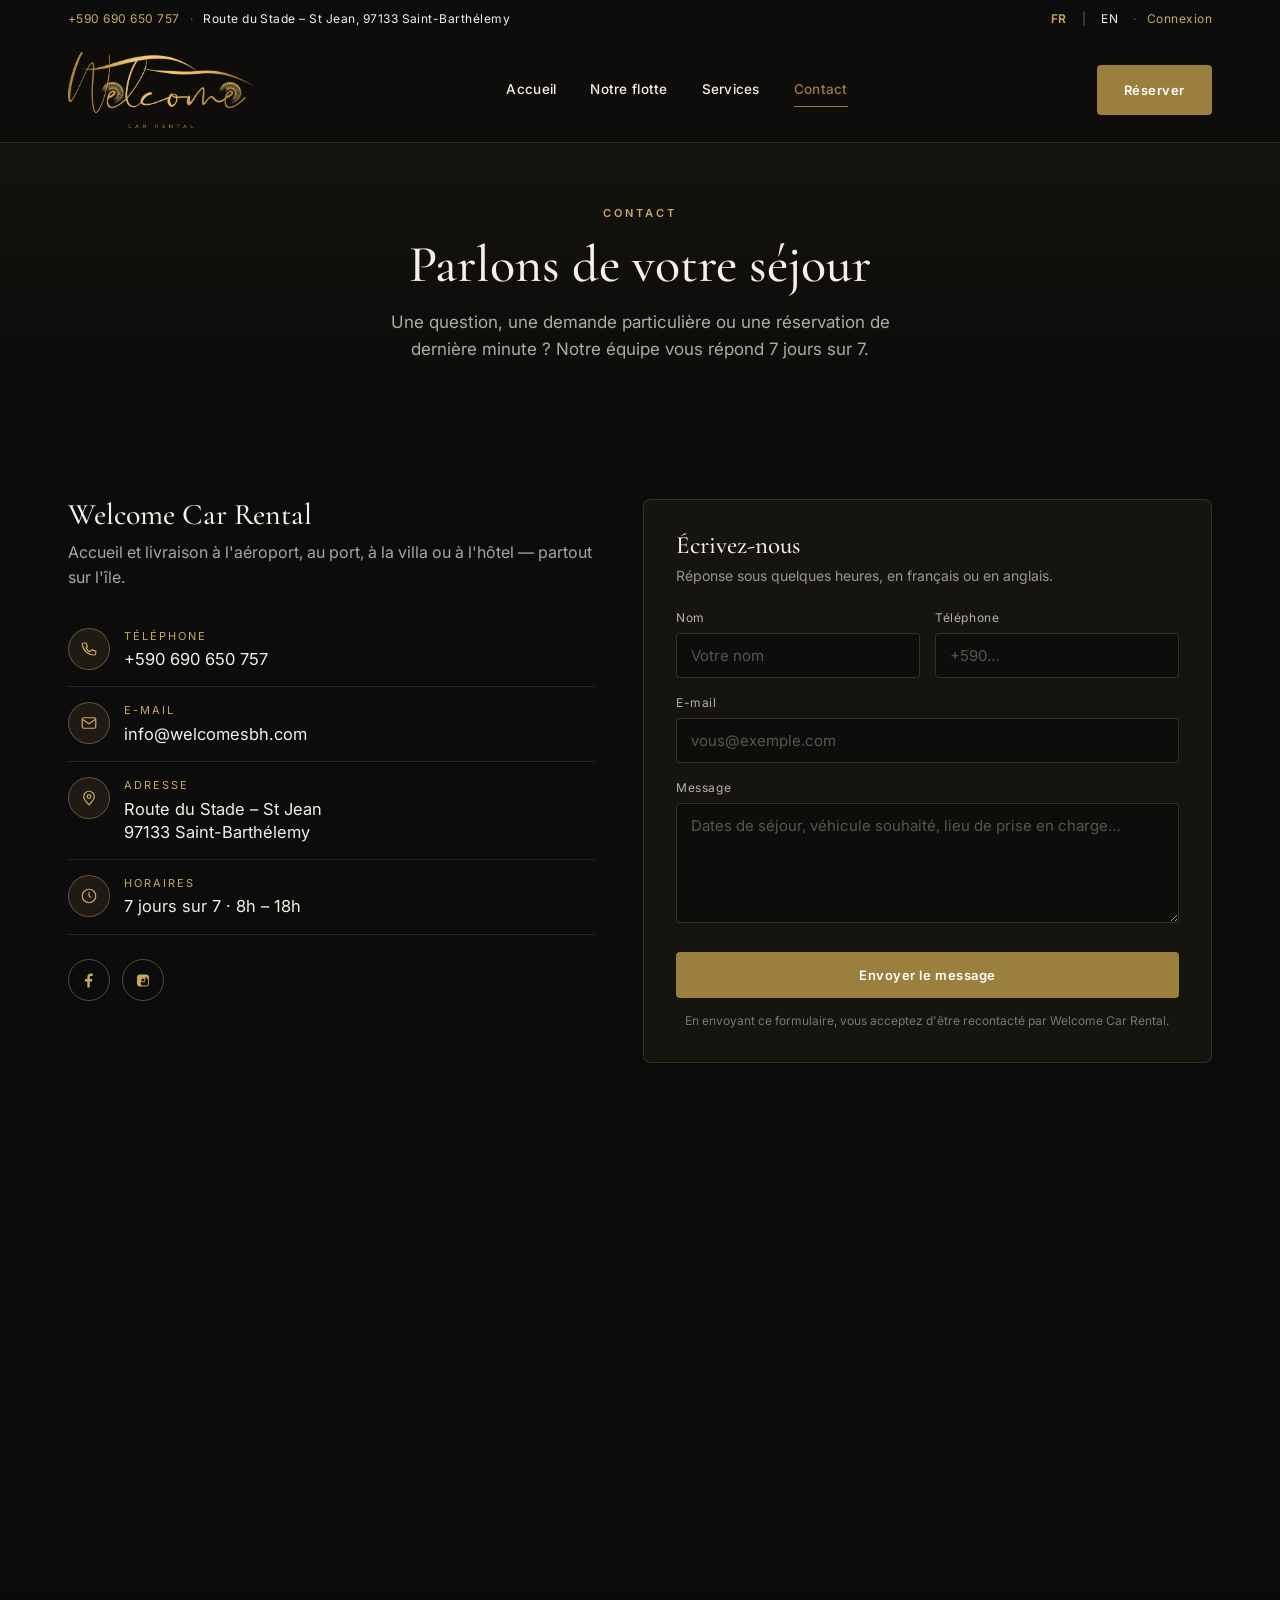
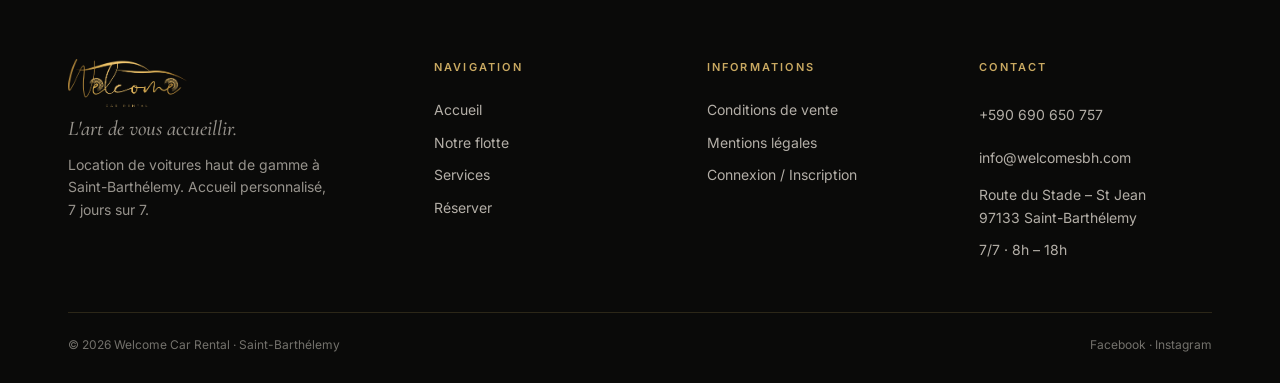
<file: contact.html>
<!doctype html>
<html lang="fr">
<head>
<meta charset="utf-8">
<meta name="viewport" content="width=device-width, initial-scale=1">
<title>Welcome Car Rental — Contact · Saint-Barthélemy</title>
<meta name="description" content="Contactez Welcome Car Rental à Saint-Barthélemy : +590 690 650 757, info@welcomesbh.com, Route du Stade – St Jean. Accueil et livraison 7/7 de 8h à 18h.">
<link rel="icon" href="assets/logos/favicon.svg" type="image/svg+xml">
<link rel="preconnect" href="https://fonts.googleapis.com">
<link rel="preconnect" href="https://fonts.gstatic.com" crossorigin>
<link href="https://fonts.googleapis.com/css2?family=Cormorant+Garamond:ital,wght@0,400;0,500;0,600;1,400;1,500&family=Inter:wght@300;400;500;600;700&display=swap" rel="stylesheet">
<link rel="stylesheet" href="assets/css/site.css">
<style>
  .chero{ background:linear-gradient(180deg,#15130f,#0b0b0a); text-align:center; padding:62px 0 40px; }
  .chero .kicker{ display:block; margin-bottom:14px; }
  .chero h1{ font-size:52px; margin:0; }
  .chero p{ color:rgba(245,239,228,.7); font-size:17px; max-width:560px; margin:16px auto 0; }
  .contact-grid{ display:grid; grid-template-columns:1fr 1.08fr; gap:48px; align-items:start; }
  @media(max-width:860px){ .contact-grid{ grid-template-columns:1fr; gap:34px; } }
  /* --- colonne infos --- */
  .cinfo h2{ font-size:30px; margin:0 0 8px; }
  .cinfo .lead{ color:rgba(245,239,228,.68); margin-bottom:22px; }
  .cline{ display:flex; gap:14px; align-items:flex-start; padding:15px 0; border-bottom:1px solid rgba(201,169,97,.15); }
  .cline:last-of-type{ border-bottom:0; }
  .cline .ico{ flex:none; width:42px; height:42px; border-radius:50%; display:grid; place-items:center;
    background:rgba(201,169,97,.1); border:1px solid var(--or-pale); }
  .cline .ico svg{ width:18px; height:18px; stroke:var(--or-clair); fill:none; stroke-width:1.6; }
  .ct-lab{ font-size:11px; letter-spacing:.18em; text-transform:uppercase; color:var(--or-clair); margin-bottom:3px; }
  .ct-val{ font-size:16.5px; color:var(--creme); line-height:1.4; }
  .ct-val a{ color:var(--creme); } .ct-val a:hover{ color:var(--or-clair); }
  .csocial{ display:flex; gap:12px; margin-top:24px; }
  .csocial a{ width:42px; height:42px; border-radius:50%; display:grid; place-items:center; border:1px solid var(--or-pale); transition:.2s; }
  .csocial a:hover{ background:var(--or); border-color:var(--or); }
  .csocial svg{ width:18px; height:18px; fill:var(--or-clair); } .csocial a:hover svg{ fill:#fff; }
  /* --- formulaire --- */
  .cform{ background:#15140f; border:1px solid rgba(201,169,97,.18); border-radius:8px; padding:32px; }
  .cform h2{ font-size:25px; margin:0 0 6px; }
  .cform .lead{ color:rgba(245,239,228,.6); font-size:14px; margin-bottom:20px; }
  .field{ margin-bottom:15px; }
  .field label{ display:block; font-size:12px; letter-spacing:.05em; color:rgba(245,239,228,.72); margin-bottom:6px; }
  .field input,.field textarea{ width:100%; background:#0d0d0b; border:1px solid rgba(201,169,97,.22); border-radius:4px;
    padding:12px 14px; color:var(--creme); font-family:var(--sans); font-size:15px; transition:border-color .2s; }
  .field input::placeholder,.field textarea::placeholder{ color:rgba(245,239,228,.32); }
  .field input:focus,.field textarea:focus{ outline:none; border-color:var(--or-clair); }
  .field textarea{ resize:vertical; min-height:120px; }
  .frow{ display:grid; grid-template-columns:1fr 1fr; gap:15px; }
  @media(max-width:480px){ .frow{ grid-template-columns:1fr; } }
  .cform .btn{ width:100%; justify-content:center; margin-top:6px; }
  .cform .note{ font-size:12px; color:rgba(245,239,228,.45); margin-top:13px; text-align:center; }
  /* --- carte --- */
  .cmap iframe{ width:100%; height:430px; border:0; display:block; filter:grayscale(.35) contrast(1.05) brightness(.92); }
</style>
</head>
<body>

<div class="topbar"><div class="wrap">
  <div class="left"><a href="tel:+590690650757">+590 690 650 757</a><span class="sep">·</span>Route du Stade – St Jean, 97133 Saint-Barthélemy</div>
  <div class="right"><span class="langs"><a href="#" class="on">FR</a><span class="sep">|</span><a href="#" data-lang="en">EN</a></span><span class="sep">·</span><a href="connexion.html">Connexion</a></div>
</div></div>

<header class="head" id="head"><div class="wrap">
  <a class="logo" href="index.html" aria-label="Welcome Car Rental"><img src="assets/logos/welcome-logo.png" alt="Welcome Car Rental"></a>
  <nav class="nav" id="nav">
    <a href="index.html#accueil">Accueil</a>
    <a href="flotte.html">Notre flotte</a>
    <a href="index.html#services">Services</a>
    <a href="contact.html" class="is-active">Contact</a>
  </nav>
  <div class="cta-zone"><a href="index.html#reserver" class="btn btn--gold">Réserver</a>
  <button class="burger" id="burger" aria-label="Menu"><span></span><span></span><span></span></button></div>
</div></header>

<!-- ============ HERO CONTACT ============ -->
<section class="chero"><div class="wrap">
  <span class="kicker">Contact</span>
  <h1>Parlons de votre séjour</h1>
  <p>Une question, une demande particulière ou une réservation de dernière minute&nbsp;? Notre équipe vous répond 7 jours sur 7.</p>
</div></section>

<!-- ============ INFOS + FORMULAIRE ============ -->
<section class="section"><div class="wrap">
  <div class="contact-grid">

    <div class="cinfo">
      <h2>Welcome Car Rental</h2>
      <p class="lead">Accueil et livraison à l'aéroport, au port, à la villa ou à l'hôtel — partout sur l'île.</p>

      <div class="cline">
        <span class="ico"><svg viewBox="0 0 24 24"><path d="M5 4h3l2 5-2 1.5a11 11 0 005 5L16 13l5 2v3a2 2 0 01-2 2A16 16 0 013 6a2 2 0 012-2z"/></svg></span>
        <div><div class="ct-lab">Téléphone</div><div class="ct-val"><a href="tel:+590690650757">+590 690 650 757</a></div></div>
      </div>
      <div class="cline">
        <span class="ico"><svg viewBox="0 0 24 24"><rect x="3" y="5" width="18" height="14" rx="2"/><path d="M3 7l9 6 9-6"/></svg></span>
        <div><div class="ct-lab">E-mail</div><div class="ct-val"><a href="mailto:info@welcomesbh.com">info@welcomesbh.com</a></div></div>
      </div>
      <div class="cline">
        <span class="ico"><svg viewBox="0 0 24 24"><path d="M12 21s7-6.5 7-11a7 7 0 10-14 0c0 4.5 7 11 7 11z"/><circle cx="12" cy="10" r="2.5"/></svg></span>
        <div><div class="ct-lab">Adresse</div><div class="ct-val">Route du Stade – St Jean<br>97133 Saint-Barthélemy</div></div>
      </div>
      <div class="cline">
        <span class="ico"><svg viewBox="0 0 24 24"><circle cx="12" cy="12" r="9"/><path d="M12 7v5l3 2"/></svg></span>
        <div><div class="ct-lab">Horaires</div><div class="ct-val">7 jours sur 7 · 8h – 18h</div></div>
      </div>

      <div class="csocial">
        <!-- ITec : liens réseaux à confirmer -->
        <a href="#" aria-label="Facebook"><svg viewBox="0 0 24 24"><path d="M13 22v-8h3l.5-3.5H13V8.3c0-1 .3-1.7 1.8-1.7H17V3.5c-.8-.1-1.7-.2-2.7-.2-2.7 0-4.5 1.6-4.5 4.6v2.6H6.5V14H9.8v8z"/></svg></a>
        <a href="#" aria-label="Instagram"><svg viewBox="0 0 24 24"><path d="M12 8.7A3.3 3.3 0 1012 15.3 3.3 3.3 0 0012 8.7zm0 5.4a2.1 2.1 0 110-4.2 2.1 2.1 0 010 4.2zM17 8.5a.8.8 0 11-1.6 0 .8.8 0 011.6 0zM20 8.6c-.1-1.1-.3-2-1.1-2.8s-1.7-1-2.8-1.1C15 4.6 9 4.6 7.9 4.7c-1.1.1-2 .3-2.8 1.1S4.1 7.5 4 8.6C3.9 9.7 3.9 15.7 4 16.8c.1 1.1.3 2 1.1 2.8s1.7 1 2.8 1.1c1.1.1 7.1.1 8.2 0 1.1-.1 2-.3 2.8-1.1s1-1.7 1.1-2.8c.1-1.1.1-7.1 0-8.2zm-1.4 9.4a2.1 2.1 0 01-1.2 1.2c-.8.3-2.8.2-3.4.2s-2.6.1-3.4-.2a2.1 2.1 0 01-1.2-1.2c-.3-.8-.2-2.8-.2-3.4s-.1-2.6.2-3.4a2.1 2.1 0 011.2-1.2c.8-.3 2.8-.2 3.4-.2s2.6-.1 3.4.2a2.1 2.1 0 011.2 1.2c.3.8.2 2.8.2 3.4s.1 2.6-.2 3.4z"/></svg></a>
      </div>
    </div>

    <!-- Formulaire : la SOUMISSION est branchée par ITec (endpoint / JS propriétaire). On ne fournit que le markup + le style. -->
    <form class="cform" id="contact-form" action="#" method="post" novalidate>
      <h2>Écrivez-nous</h2>
      <p class="lead">Réponse sous quelques heures, en français ou en anglais.</p>
      <div class="frow">
        <div class="field"><label for="cf-nom">Nom</label><input id="cf-nom" name="nom" type="text" placeholder="Votre nom" autocomplete="name"></div>
        <div class="field"><label for="cf-tel">Téléphone</label><input id="cf-tel" name="telephone" type="tel" placeholder="+590…" autocomplete="tel"></div>
      </div>
      <div class="field"><label for="cf-email">E-mail</label><input id="cf-email" name="email" type="email" placeholder="vous@exemple.com" autocomplete="email"></div>
      <div class="field"><label for="cf-msg">Message</label><textarea id="cf-msg" name="message" placeholder="Dates de séjour, véhicule souhaité, lieu de prise en charge…"></textarea></div>
      <button type="submit" class="btn btn--gold">Envoyer le message</button>
      <p class="note">En envoyant ce formulaire, vous acceptez d'être recontacté par Welcome Car Rental.</p>
    </form>

  </div>
</div></section>

<!-- ============ CARTE ============ -->
<!-- ITec : carte indicative — affiner l'emplacement exact du point si besoin -->
<section class="cmap">
  <iframe title="Welcome Car Rental – St Jean, Saint-Barthélemy" loading="lazy"
    src="https://maps.google.com/maps?q=Route%20du%20Stade%2C%20St%20Jean%2C%2097133%20Saint-Barth%C3%A9lemy&t=&z=15&ie=UTF8&iwloc=&output=embed"></iframe>
</section>

<!-- ============ PIED DE PAGE ============ -->
<footer class="foot">
  <div class="wrap">
    <div class="foot__grid">
      <div class="foot__brand">
        <img src="assets/logos/welcome-logo.png" alt="Welcome Car Rental">
        <p class="foot__slogan">L'art de vous accueillir.</p>
        <p>Location de voitures haut de gamme à Saint-Barthélemy. Accueil personnalisé, 7 jours sur 7.</p>
      </div>
      <div>
        <h4>Navigation</h4>
        <a href="index.html#accueil">Accueil</a>
        <a href="flotte.html">Notre flotte</a>
        <a href="index.html#services">Services</a>
        <a href="index.html#reserver">Réserver</a>
      </div>
      <div>
        <h4>Informations</h4>
        <a href="#">Conditions de vente</a>
        <a href="#">Mentions légales</a>
        <a href="connexion.html">Connexion / Inscription</a>
      </div>
      <div class="foot__contact">
        <h4>Contact</h4>
        <div><a href="tel:+590690650757">+590 690 650 757</a></div>
        <div><a href="mailto:info@welcomesbh.com">info@welcomesbh.com</a></div>
        <div>Route du Stade – St Jean<br>97133 Saint-Barthélemy</div>
        <div>7/7 · 8h – 18h</div>
      </div>
    </div>
    <div class="foot__bot">
      <span>© 2026 Welcome Car Rental · Saint-Barthélemy</span>
      <span>Facebook · Instagram</span>
    </div>
  </div>
</footer>

<script src="assets/js/site.js"></script>
</body>
</html>
</file>
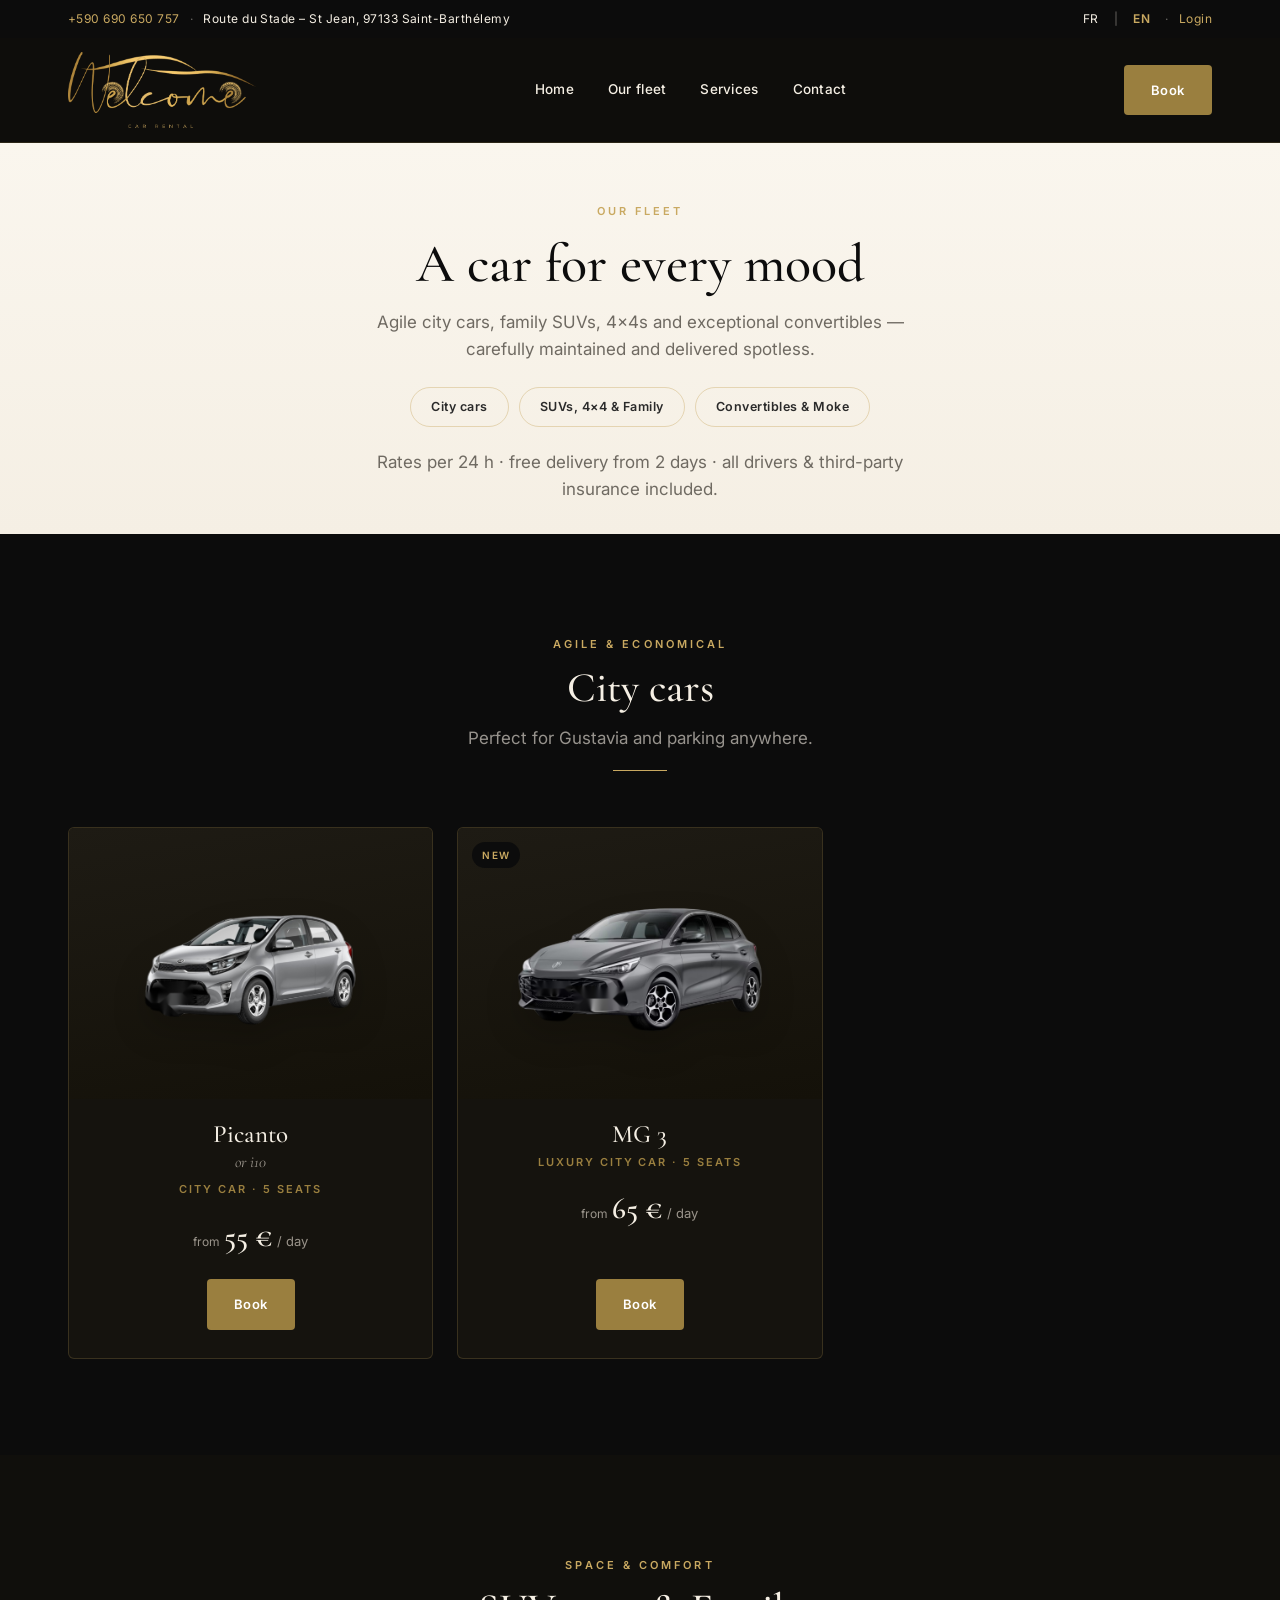
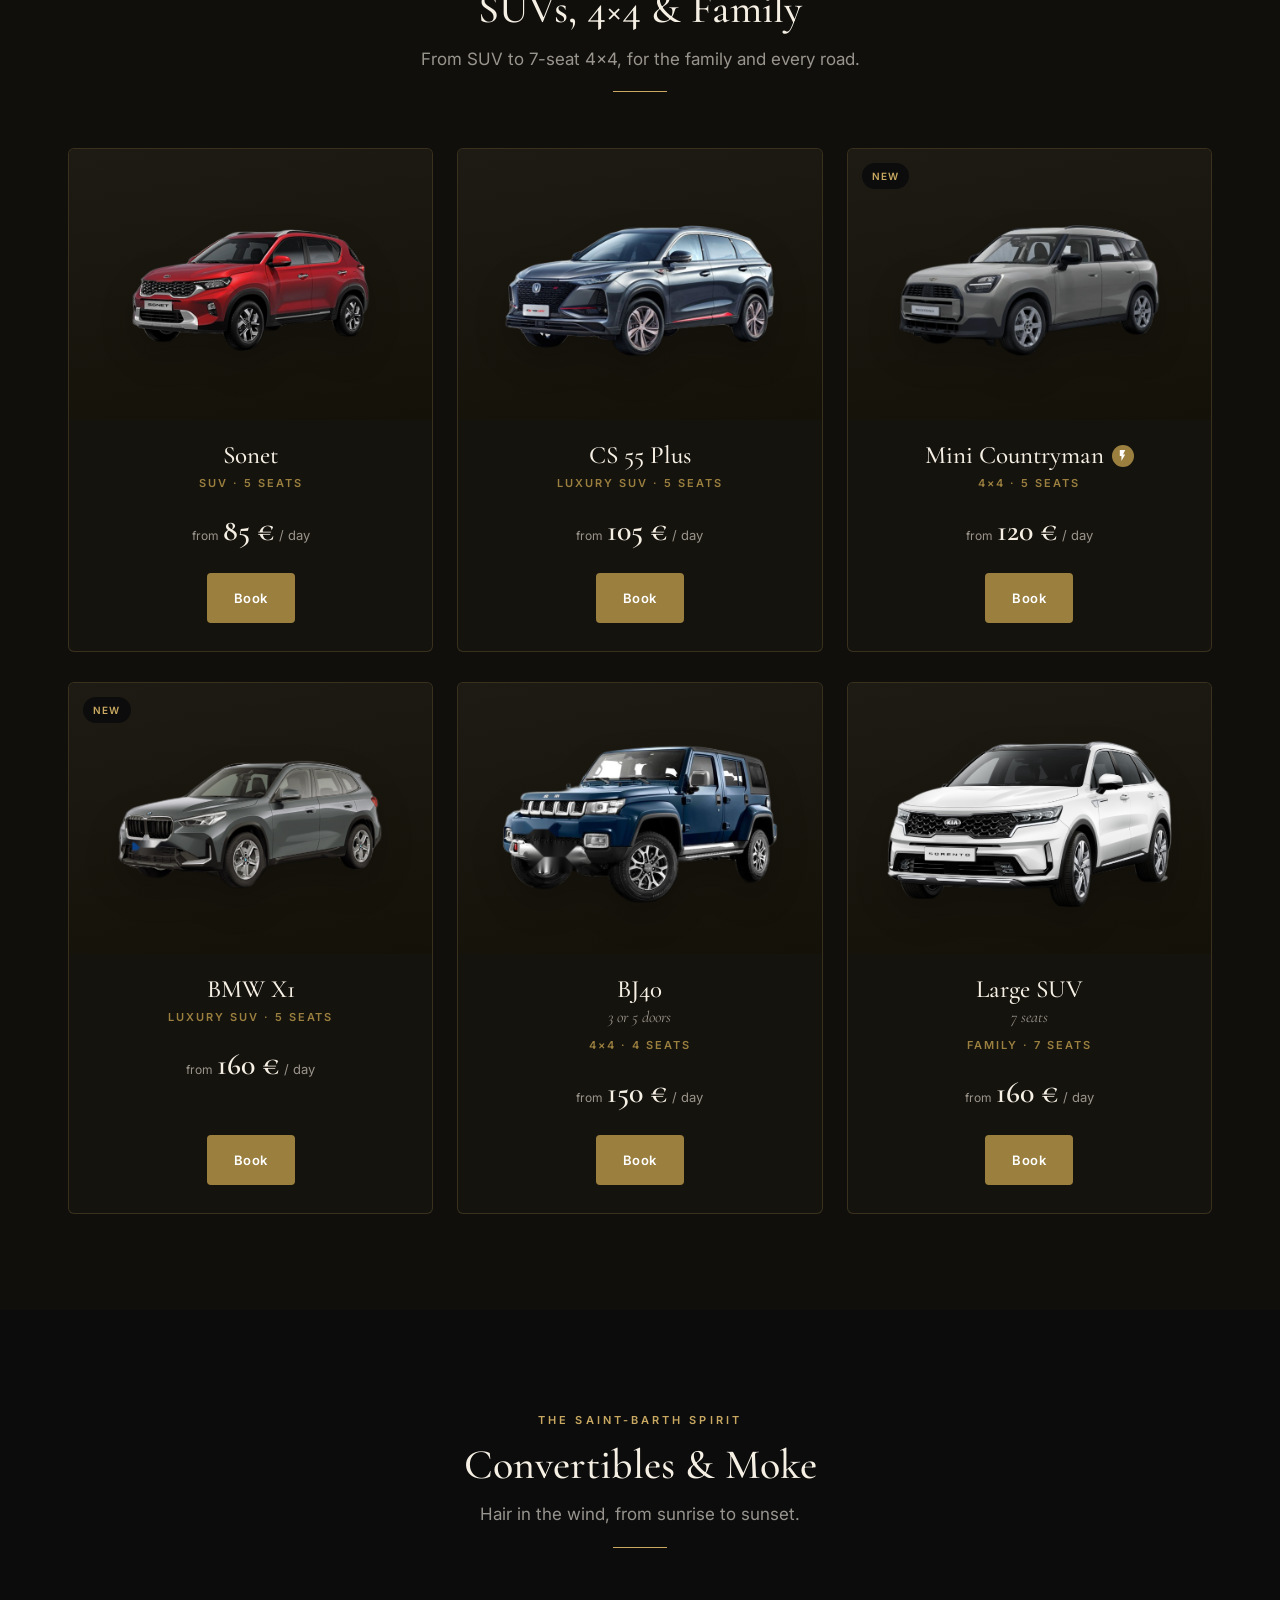
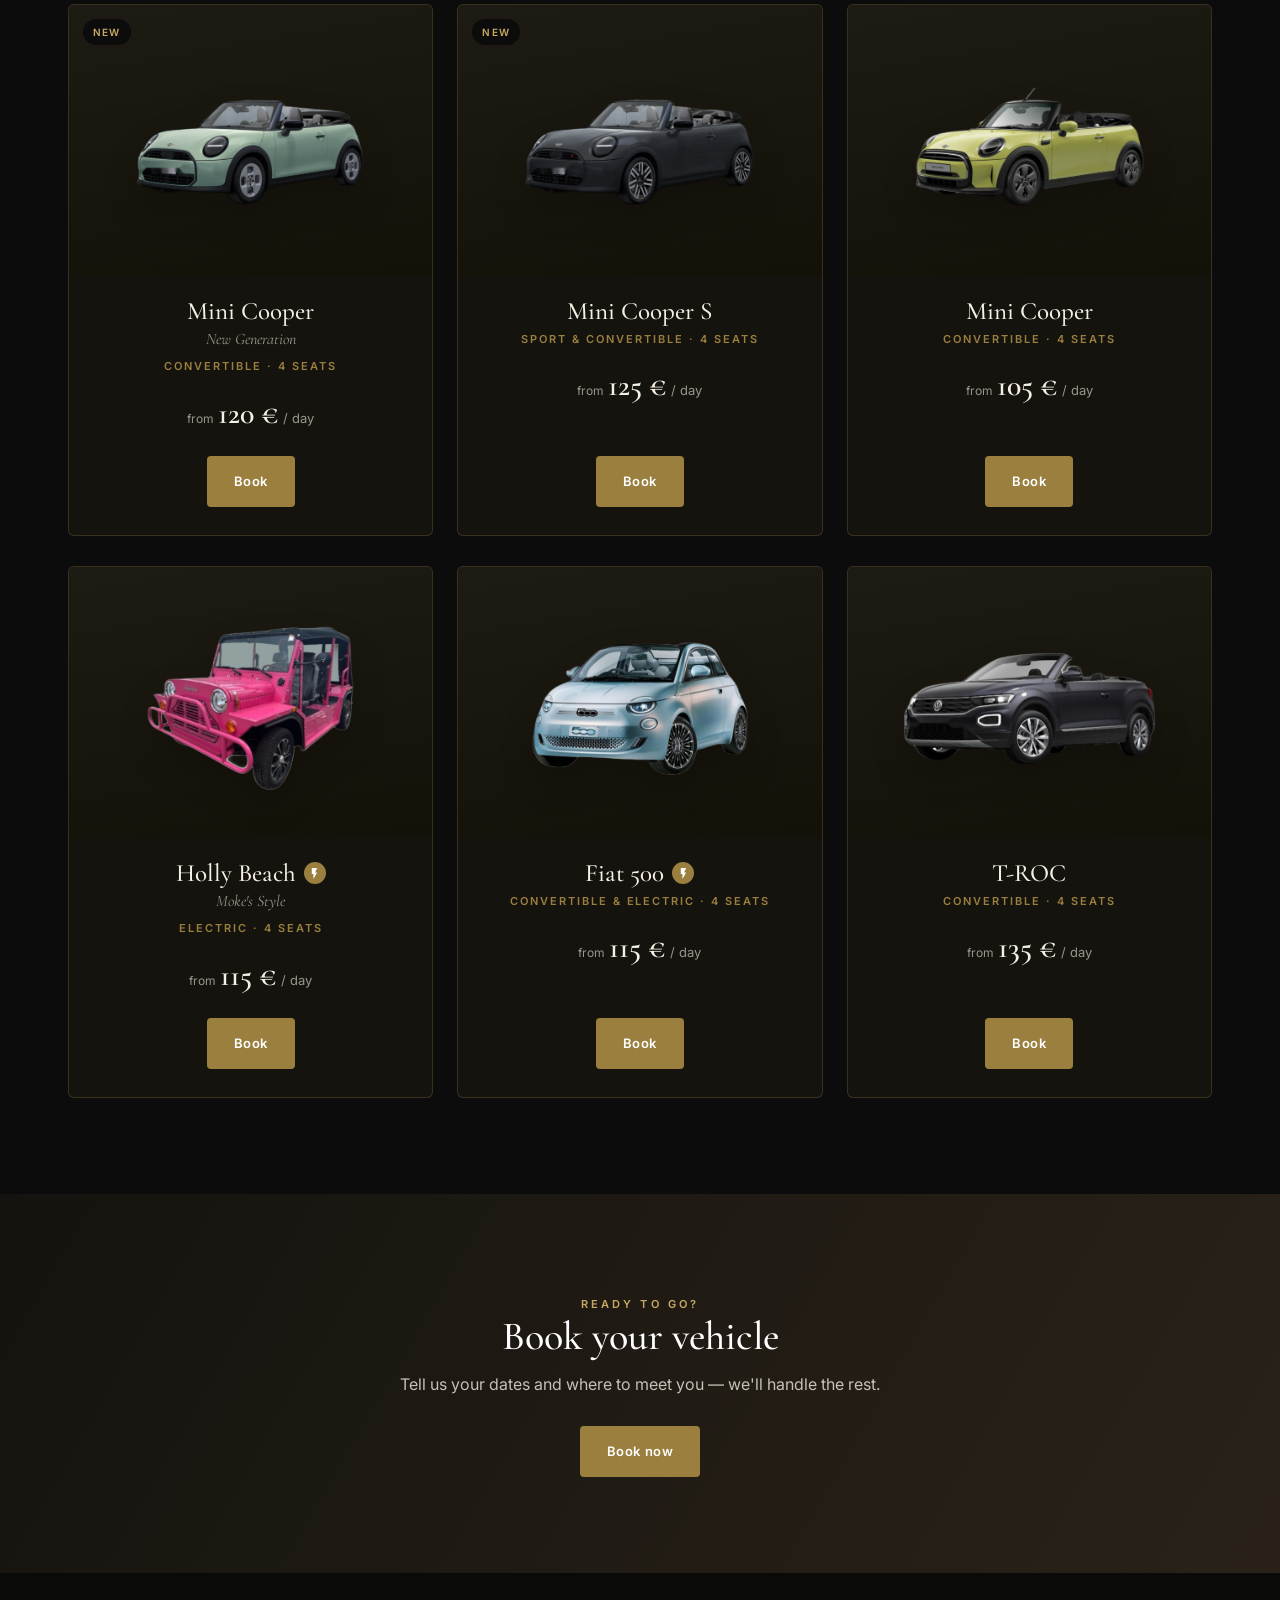
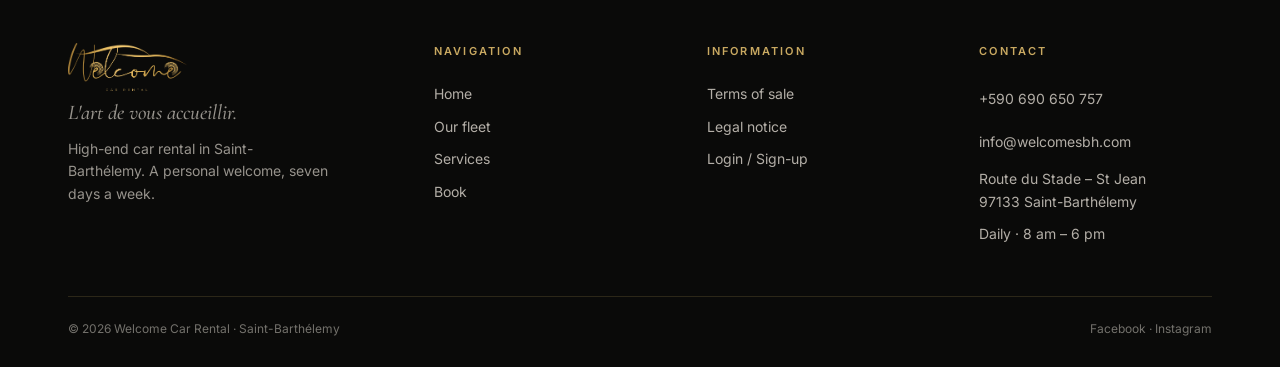
<file: flotte-en.html>
<!doctype html>
<html lang="en">
<head>
<meta charset="utf-8">
<meta name="viewport" content="width=device-width, initial-scale=1">
<title>Welcome Car Rental — Our fleet · Saint-Barthélemy</title>
<meta name="description" content="The full Welcome Car Rental fleet in Saint-Barthélemy: city cars, SUVs, 4×4s and convertibles. Daily rates, free delivery, all drivers included.">
<link rel="icon" href="assets/logos/favicon.svg" type="image/svg+xml">
<link rel="preconnect" href="https://fonts.googleapis.com">
<link rel="preconnect" href="https://fonts.gstatic.com" crossorigin>
<link href="https://fonts.googleapis.com/css2?family=Cormorant+Garamond:ital,wght@0,400;0,500;0,600;1,400;1,500&family=Inter:wght@300;400;500;600;700&display=swap" rel="stylesheet">
<link rel="stylesheet" href="assets/css/site.css">
<style>
  .flotte-hero{ background:linear-gradient(180deg,var(--creme-clair),var(--creme)); text-align:center; padding:60px 0 30px; }
  .flotte-hero .kicker{ display:block; margin-bottom:14px; }
  .flotte-hero h1{ font-size:54px; margin:0; color:var(--noir); }
  .flotte-hero p{ color:var(--gris); font-size:17px; max-width:560px; margin:16px auto 0; }
  .catnav{ display:flex; justify-content:center; flex-wrap:wrap; gap:10px; padding:24px 0 0; }
  .catnav a{ font-family:var(--sans); font-size:12.5px; font-weight:600; letter-spacing:.04em; color:var(--anthracite);
    border:1px solid var(--or-pale); border-radius:40px; padding:9px 20px; transition:.2s; }
  .catnav a:hover{ background:var(--or); color:var(--blanc); border-color:var(--or); }
  .vfleet{ row-gap:30px; }
  .vcard{ position:relative; }
  .vcard .fcard__body h3{ display:flex; align-items:center; justify-content:center; gap:8px; }
  .vsub{ font-family:var(--serif); font-style:italic; color:var(--gris-clair); font-size:16px; margin-top:2px; }
  .vprice{ margin:14px 0 18px; }
  .vprice .vp-lab{ font-size:12px; color:var(--gris-clair); }
  .vprice b{ font-family:var(--serif); font-size:30px; font-weight:600; color:var(--creme); }
  .vprice .vp-day{ font-size:13px; color:var(--gris-clair); }
  .vbtn{ align-self:center; margin-top:auto; }
  .velec{ display:inline-grid; place-items:center; width:22px; height:22px; border-radius:50%;
    background:var(--or); color:#fff; } .velec svg{ width:13px; height:13px; }
  .vnew{ position:absolute; top:14px; left:14px; z-index:2; background:var(--noir); color:var(--or-clair);
    font-family:var(--sans); font-size:10px; font-weight:600; letter-spacing:.12em; text-transform:uppercase;
    padding:5px 10px; border-radius:40px; }
  .flotte-note{ text-align:center; color:var(--gris); font-size:14px; padding:6px 0 0; }
  .flotte-note a{ color:var(--or); font-weight:600; }
</style>
</head>
<body>

<div class="topbar"><div class="wrap">
  <div class="left"><a href="tel:+590690650757">+590 690 650 757</a><span class="sep">·</span>Route du Stade – St Jean, 97133 Saint-Barthélemy</div>
  <div class="right"><span class="langs"><a href="flotte.html" data-lang="fr">FR</a><span class="sep">|</span><a href="#" class="on">EN</a></span><span class="sep">·</span><a href="connexion-en.html">Login</a></div>
</div></div>

<header class="head" id="head"><div class="wrap">
  <a class="logo" href="index-en.html" aria-label="Welcome Car Rental"><img src="assets/logos/welcome-logo.png" alt="Welcome Car Rental"></a>
  <nav class="nav" id="nav">
    <a href="index-en.html#accueil">Home</a>
    <a href="flotte-en.html">Our fleet</a>
    <a href="index-en.html#services">Services</a>
    <a href="contact-en.html">Contact</a>
  </nav>
  <div class="cta-zone"><a href="index-en.html#reserver" class="btn btn--gold">Book</a>
  <button class="burger" id="burger" aria-label="Menu"><span></span><span></span><span></span></button></div>
</div></header>

<section class="flotte-hero"><div class="wrap">
  <span class="kicker">Our fleet</span>
  <h1>A car for every mood</h1>
  <p>Agile city cars, family SUVs, 4×4s and exceptional convertibles — carefully maintained and delivered spotless.</p>
  <nav class="catnav">
    <a href="#citadines">City cars</a>
    <a href="#suv">SUVs, 4×4 & Family</a>
    <a href="#cabriolets">Convertibles & Moke</a>
  </nav>
  <p class="flotte-note">Rates per 24 h · free delivery from 2 days · all drivers &amp; third-party insurance included.</p>
</div></section>

  <section class="section" id="citadines">
    <div class="wrap">
      <div class="shead">
        <span class="kicker">Agile & economical</span>
        <h2>City cars</h2>
        <p>Perfect for Gustavia and parking anywhere.</p>
        <div class="rule"></div>
      </div>
      <div class="fleet vfleet">
      <article class="fcard vcard">
        <div class="fcard__ph"><img src="assets/img/cars/picanto.png" alt="Picanto" loading="lazy" onerror="this.style.opacity=0"></div>
        <div class="fcard__body">
          <h3>Picanto</h3><div class="vsub">or i10</div>
          <div class="fcard__sub">City car · 5 seats</div>
          <div class="vprice"><span class="vp-lab">from</span> <b>55 €</b> <span class="vp-day">/ day</span></div>
          <a class="btn btn--gold vbtn" href="index-en.html#reserver">Book</a>
        </div>
      </article>
      <article class="fcard vcard"><span class="vnew">New</span>
        <div class="fcard__ph"><img src="assets/img/cars/mg-3.png" alt="MG 3" loading="lazy" onerror="this.style.opacity=0"></div>
        <div class="fcard__body">
          <h3>MG 3</h3>
          <div class="fcard__sub">Luxury city car · 5 seats</div>
          <div class="vprice"><span class="vp-lab">from</span> <b>65 €</b> <span class="vp-day">/ day</span></div>
          <a class="btn btn--gold vbtn" href="index-en.html#reserver">Book</a>
        </div>
      </article>
      </div>
    </div>
  </section>
  <section class="section section--cream" id="suv">
    <div class="wrap">
      <div class="shead">
        <span class="kicker">Space & comfort</span>
        <h2>SUVs, 4×4 & Family</h2>
        <p>From SUV to 7-seat 4×4, for the family and every road.</p>
        <div class="rule"></div>
      </div>
      <div class="fleet vfleet">
      <article class="fcard vcard">
        <div class="fcard__ph"><img src="assets/img/cars/sonet.png" alt="Sonet" loading="lazy" onerror="this.style.opacity=0"></div>
        <div class="fcard__body">
          <h3>Sonet</h3>
          <div class="fcard__sub">SUV · 5 seats</div>
          <div class="vprice"><span class="vp-lab">from</span> <b>85 €</b> <span class="vp-day">/ day</span></div>
          <a class="btn btn--gold vbtn" href="index-en.html#reserver">Book</a>
        </div>
      </article>
      <article class="fcard vcard">
        <div class="fcard__ph"><img src="assets/img/cars/cs-55-plus.png" alt="CS 55 Plus" loading="lazy" onerror="this.style.opacity=0"></div>
        <div class="fcard__body">
          <h3>CS 55 Plus</h3>
          <div class="fcard__sub">Luxury SUV · 5 seats</div>
          <div class="vprice"><span class="vp-lab">from</span> <b>105 €</b> <span class="vp-day">/ day</span></div>
          <a class="btn btn--gold vbtn" href="index-en.html#reserver">Book</a>
        </div>
      </article>
      <article class="fcard vcard"><span class="vnew">New</span>
        <div class="fcard__ph"><img src="assets/img/cars/mini-countryman.png" alt="Mini Countryman" loading="lazy" onerror="this.style.opacity=0"></div>
        <div class="fcard__body">
          <h3>Mini Countryman<span class="velec" title="Electric" aria-label="Electric"><svg viewBox="0 0 24 24" fill="currentColor"><path d="M7 2v11h3v9l7-12h-4l4-8z"/></svg></span></h3>
          <div class="fcard__sub">4×4 · 5 seats</div>
          <div class="vprice"><span class="vp-lab">from</span> <b>120 €</b> <span class="vp-day">/ day</span></div>
          <a class="btn btn--gold vbtn" href="index-en.html#reserver">Book</a>
        </div>
      </article>
      <article class="fcard vcard"><span class="vnew">New</span>
        <div class="fcard__ph"><img src="assets/img/cars/bmw-x1.png" alt="BMW X1" loading="lazy" onerror="this.style.opacity=0"></div>
        <div class="fcard__body">
          <h3>BMW X1</h3>
          <div class="fcard__sub">Luxury SUV · 5 seats</div>
          <div class="vprice"><span class="vp-lab">from</span> <b>160 €</b> <span class="vp-day">/ day</span></div>
          <a class="btn btn--gold vbtn" href="index-en.html#reserver">Book</a>
        </div>
      </article>
      <article class="fcard vcard">
        <div class="fcard__ph"><img src="assets/img/cars/bj40.png" alt="BJ40" loading="lazy" onerror="this.style.opacity=0"></div>
        <div class="fcard__body">
          <h3>BJ40</h3><div class="vsub">3 or 5 doors</div>
          <div class="fcard__sub">4×4 · 4 seats</div>
          <div class="vprice"><span class="vp-lab">from</span> <b>150 €</b> <span class="vp-day">/ day</span></div>
          <a class="btn btn--gold vbtn" href="index-en.html#reserver">Book</a>
        </div>
      </article>
      <article class="fcard vcard">
        <div class="fcard__ph"><img src="assets/img/cars/large-suv.png" alt="Large SUV" loading="lazy" onerror="this.style.opacity=0"></div>
        <div class="fcard__body">
          <h3>Large SUV</h3><div class="vsub">7 seats</div>
          <div class="fcard__sub">Family · 7 seats</div>
          <div class="vprice"><span class="vp-lab">from</span> <b>160 €</b> <span class="vp-day">/ day</span></div>
          <a class="btn btn--gold vbtn" href="index-en.html#reserver">Book</a>
        </div>
      </article>
      </div>
    </div>
  </section>
  <section class="section" id="cabriolets">
    <div class="wrap">
      <div class="shead">
        <span class="kicker">The Saint-Barth spirit</span>
        <h2>Convertibles & Moke</h2>
        <p>Hair in the wind, from sunrise to sunset.</p>
        <div class="rule"></div>
      </div>
      <div class="fleet vfleet">
      <article class="fcard vcard"><span class="vnew">New</span>
        <div class="fcard__ph"><img src="assets/img/cars/mini-cooper-new-generation.png" alt="Mini Cooper" loading="lazy" onerror="this.style.opacity=0"></div>
        <div class="fcard__body">
          <h3>Mini Cooper</h3><div class="vsub">New Generation</div>
          <div class="fcard__sub">Convertible · 4 seats</div>
          <div class="vprice"><span class="vp-lab">from</span> <b>120 €</b> <span class="vp-day">/ day</span></div>
          <a class="btn btn--gold vbtn" href="index-en.html#reserver">Book</a>
        </div>
      </article>
      <article class="fcard vcard"><span class="vnew">New</span>
        <div class="fcard__ph"><img src="assets/img/cars/mini-cooper-s.png" alt="Mini Cooper S" loading="lazy" onerror="this.style.opacity=0"></div>
        <div class="fcard__body">
          <h3>Mini Cooper S</h3>
          <div class="fcard__sub">Sport & convertible · 4 seats</div>
          <div class="vprice"><span class="vp-lab">from</span> <b>125 €</b> <span class="vp-day">/ day</span></div>
          <a class="btn btn--gold vbtn" href="index-en.html#reserver">Book</a>
        </div>
      </article>
      <article class="fcard vcard">
        <div class="fcard__ph"><img src="assets/img/cars/mini-cooper.png" alt="Mini Cooper" loading="lazy" onerror="this.style.opacity=0"></div>
        <div class="fcard__body">
          <h3>Mini Cooper</h3>
          <div class="fcard__sub">Convertible · 4 seats</div>
          <div class="vprice"><span class="vp-lab">from</span> <b>105 €</b> <span class="vp-day">/ day</span></div>
          <a class="btn btn--gold vbtn" href="index-en.html#reserver">Book</a>
        </div>
      </article>
      <article class="fcard vcard">
        <div class="fcard__ph"><img src="assets/img/cars/holly-beach.png" alt="Holly Beach" loading="lazy" onerror="this.style.opacity=0"></div>
        <div class="fcard__body">
          <h3>Holly Beach<span class="velec" title="Electric" aria-label="Electric"><svg viewBox="0 0 24 24" fill="currentColor"><path d="M7 2v11h3v9l7-12h-4l4-8z"/></svg></span></h3><div class="vsub">Moke's Style</div>
          <div class="fcard__sub">Electric · 4 seats</div>
          <div class="vprice"><span class="vp-lab">from</span> <b>115 €</b> <span class="vp-day">/ day</span></div>
          <a class="btn btn--gold vbtn" href="index-en.html#reserver">Book</a>
        </div>
      </article>
      <article class="fcard vcard">
        <div class="fcard__ph"><img src="assets/img/cars/fiat-500.png" alt="Fiat 500" loading="lazy" onerror="this.style.opacity=0"></div>
        <div class="fcard__body">
          <h3>Fiat 500<span class="velec" title="Electric" aria-label="Electric"><svg viewBox="0 0 24 24" fill="currentColor"><path d="M7 2v11h3v9l7-12h-4l4-8z"/></svg></span></h3>
          <div class="fcard__sub">Convertible & electric · 4 seats</div>
          <div class="vprice"><span class="vp-lab">from</span> <b>115 €</b> <span class="vp-day">/ day</span></div>
          <a class="btn btn--gold vbtn" href="index-en.html#reserver">Book</a>
        </div>
      </article>
      <article class="fcard vcard">
        <div class="fcard__ph"><img src="assets/img/cars/t-roc.png" alt="T-ROC" loading="lazy" onerror="this.style.opacity=0"></div>
        <div class="fcard__body">
          <h3>T-ROC</h3>
          <div class="fcard__sub">Convertible · 4 seats</div>
          <div class="vprice"><span class="vp-lab">from</span> <b>135 €</b> <span class="vp-day">/ day</span></div>
          <a class="btn btn--gold vbtn" href="index-en.html#reserver">Book</a>
        </div>
      </article>
      </div>
    </div>
  </section>

<section class="section cta">
  <div class="wrap">
    <span class="kicker" style="color:var(--or-clair)">Ready to go?</span>
    <h2>Book your vehicle</h2>
    <p>Tell us your dates and where to meet you&nbsp;— we'll handle the rest.</p>
    <a href="index-en.html#reserver" class="btn btn--gold">Book now</a>
  </div>
</section>

<footer class="foot" id="contact"><div class="wrap">
  <div class="foot__grid">
    <div class="foot__brand"><img src="assets/logos/welcome-logo.png" alt="Welcome Car Rental">
      <p class="foot__slogan">L'art de vous accueillir.</p>
      <p>High-end car rental in Saint-Barthélemy. A personal welcome, seven days a week.</p></div>
    <div><h4>Navigation</h4><a href="index-en.html#accueil">Home</a><a href="flotte-en.html">Our fleet</a><a href="index-en.html#services">Services</a><a href="index-en.html#reserver">Book</a></div>
    <div><h4>Information</h4><a href="#">Terms of sale</a><a href="#">Legal notice</a><a href="connexion-en.html">Login / Sign-up</a></div>
    <div class="foot__contact"><h4>Contact</h4><div><a href="tel:+590690650757">+590 690 650 757</a></div><div><a href="mailto:info@welcomesbh.com">info@welcomesbh.com</a></div><div>Route du Stade – St Jean<br>97133 Saint-Barthélemy</div><div>Daily · 8 am – 6 pm</div></div>
  </div>
  <div class="foot__bot"><span>© 2026 Welcome Car Rental · Saint-Barthélemy</span><span>Facebook · Instagram</span></div>
</div></footer>

<script src="assets/js/site.js"></script>
</body>
</html>
</file>
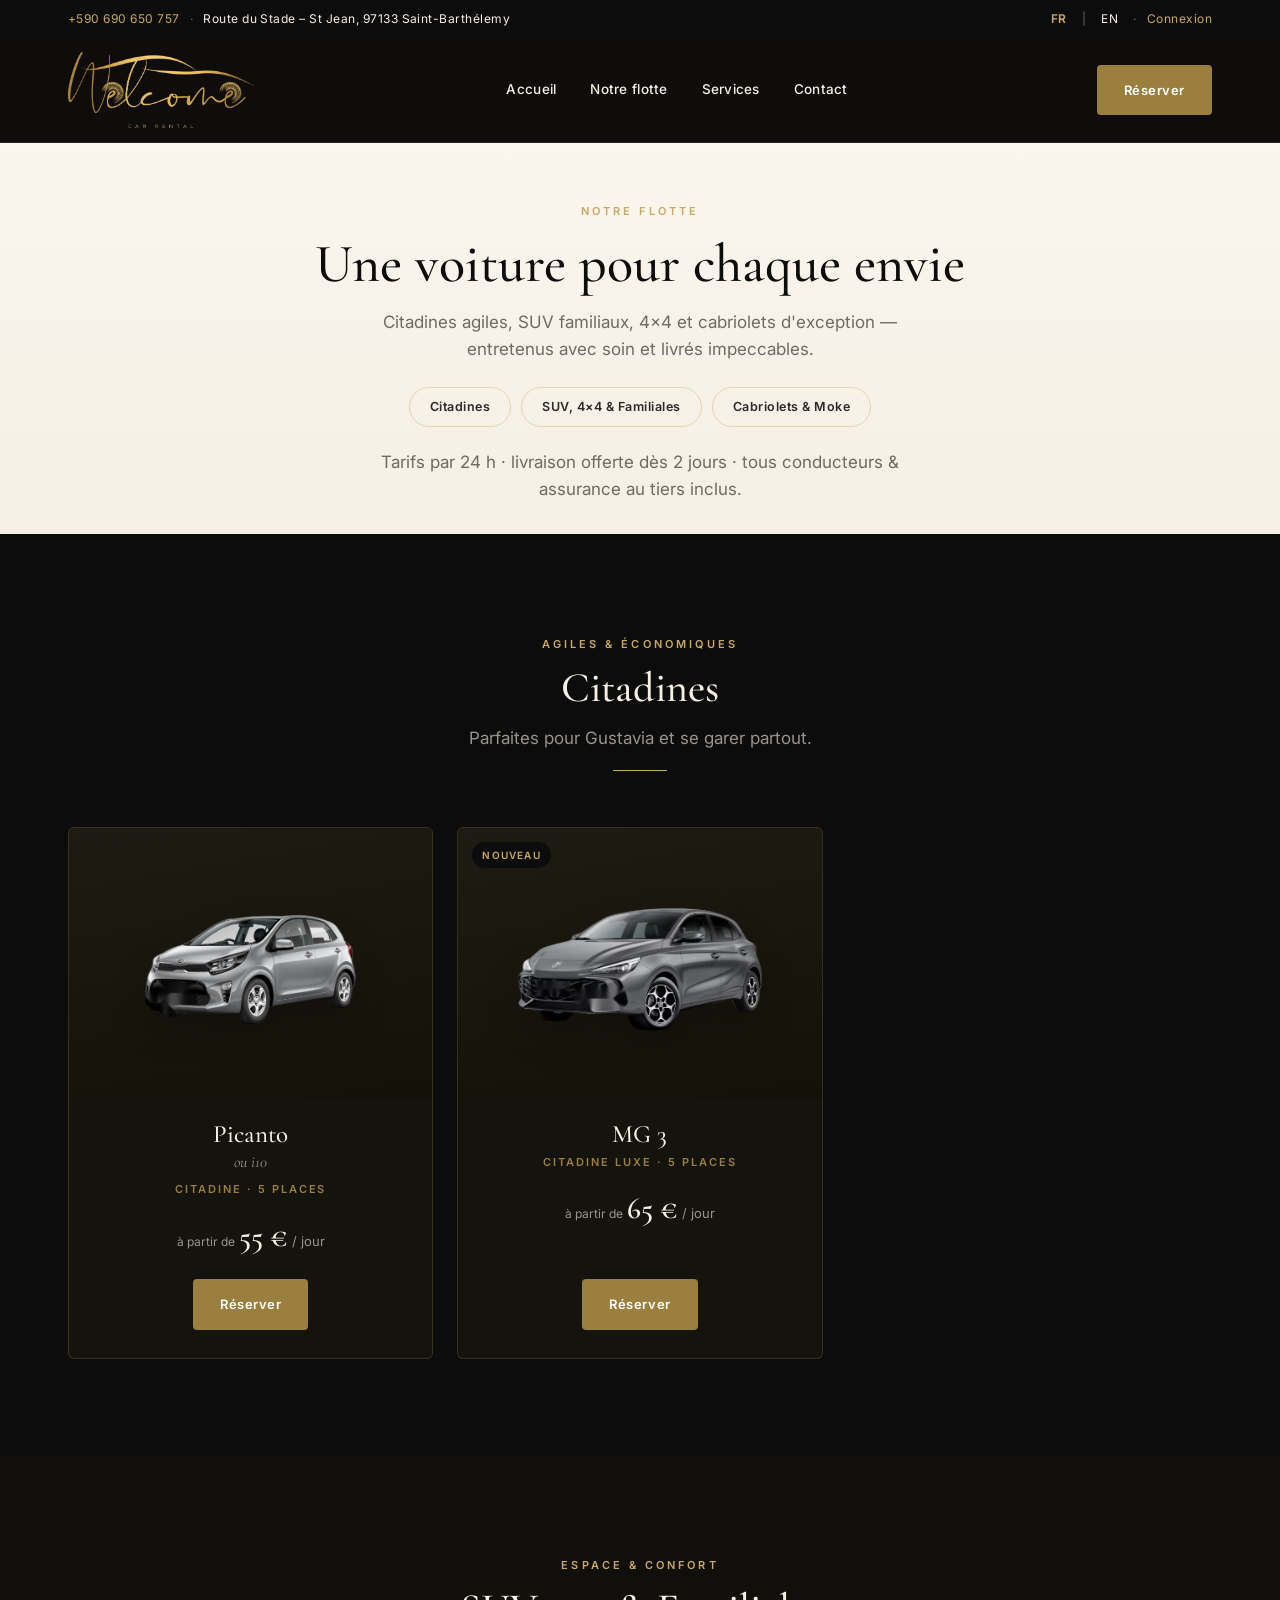
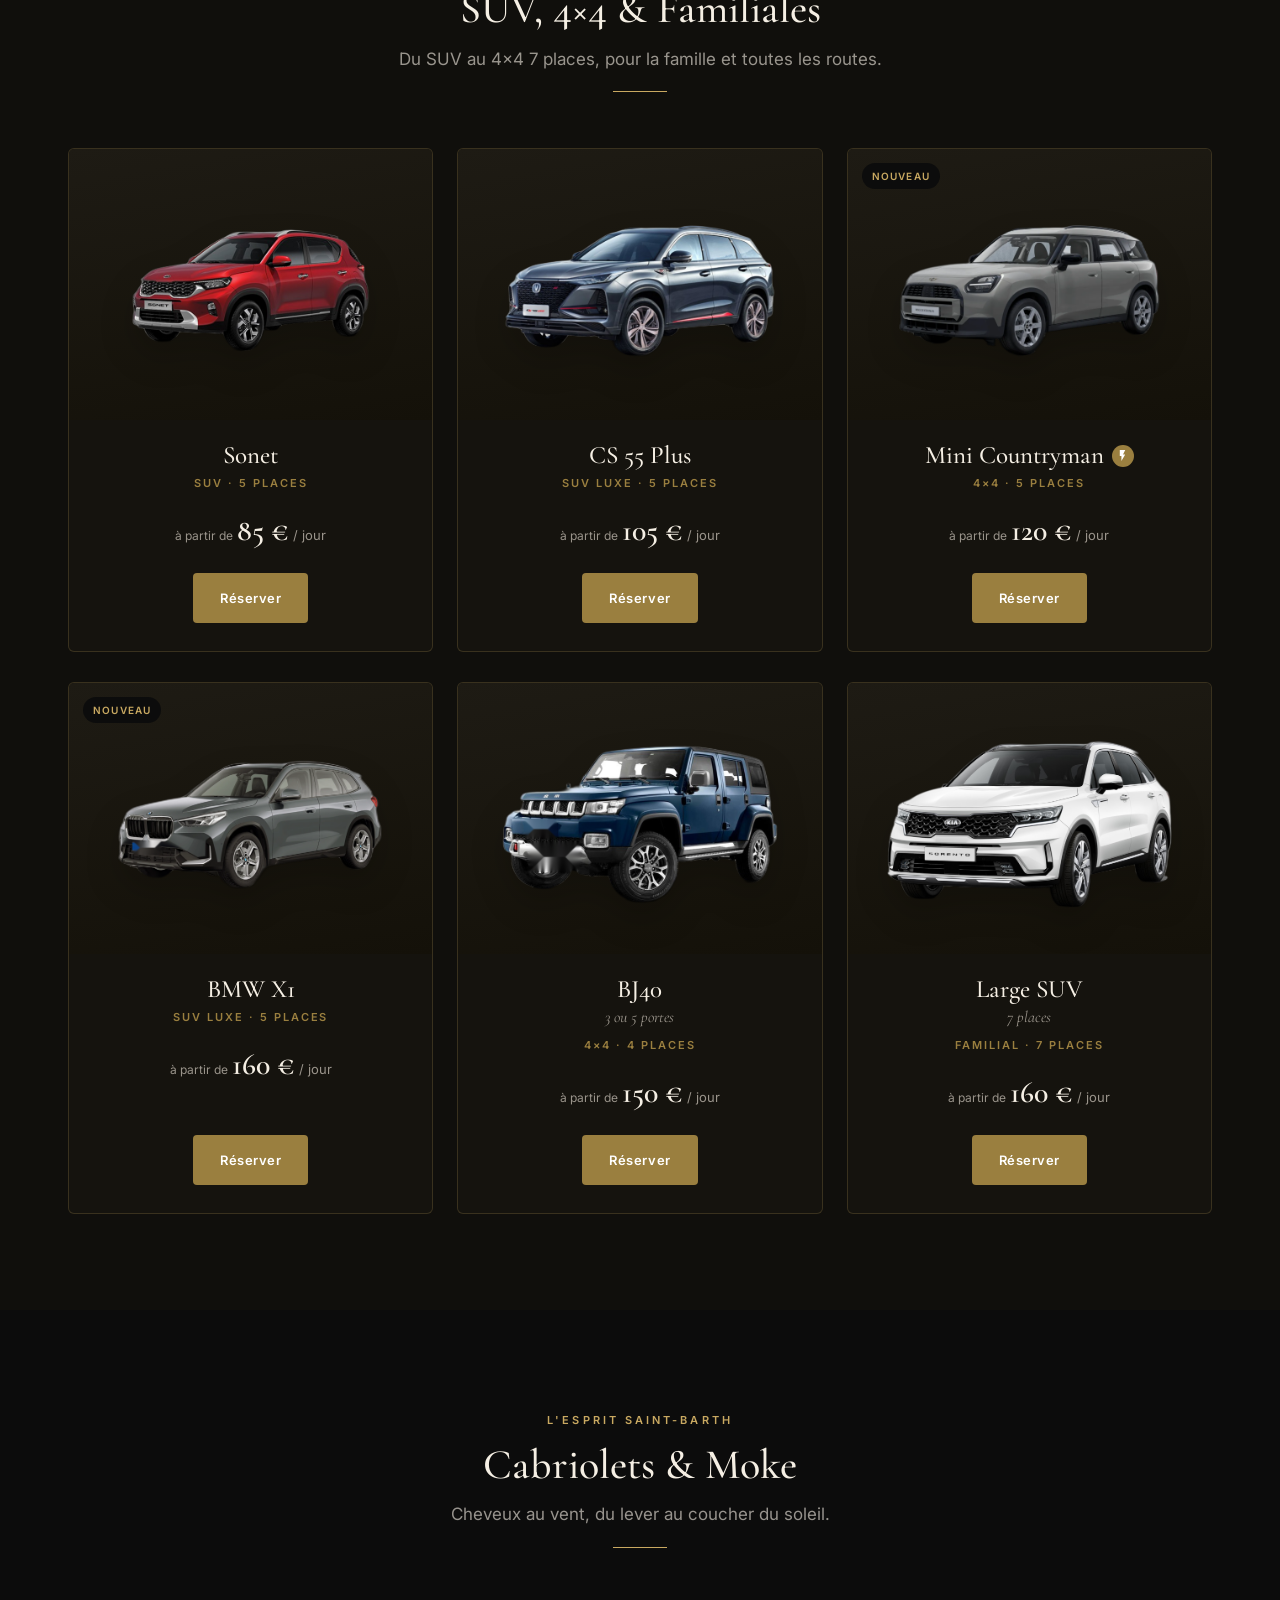
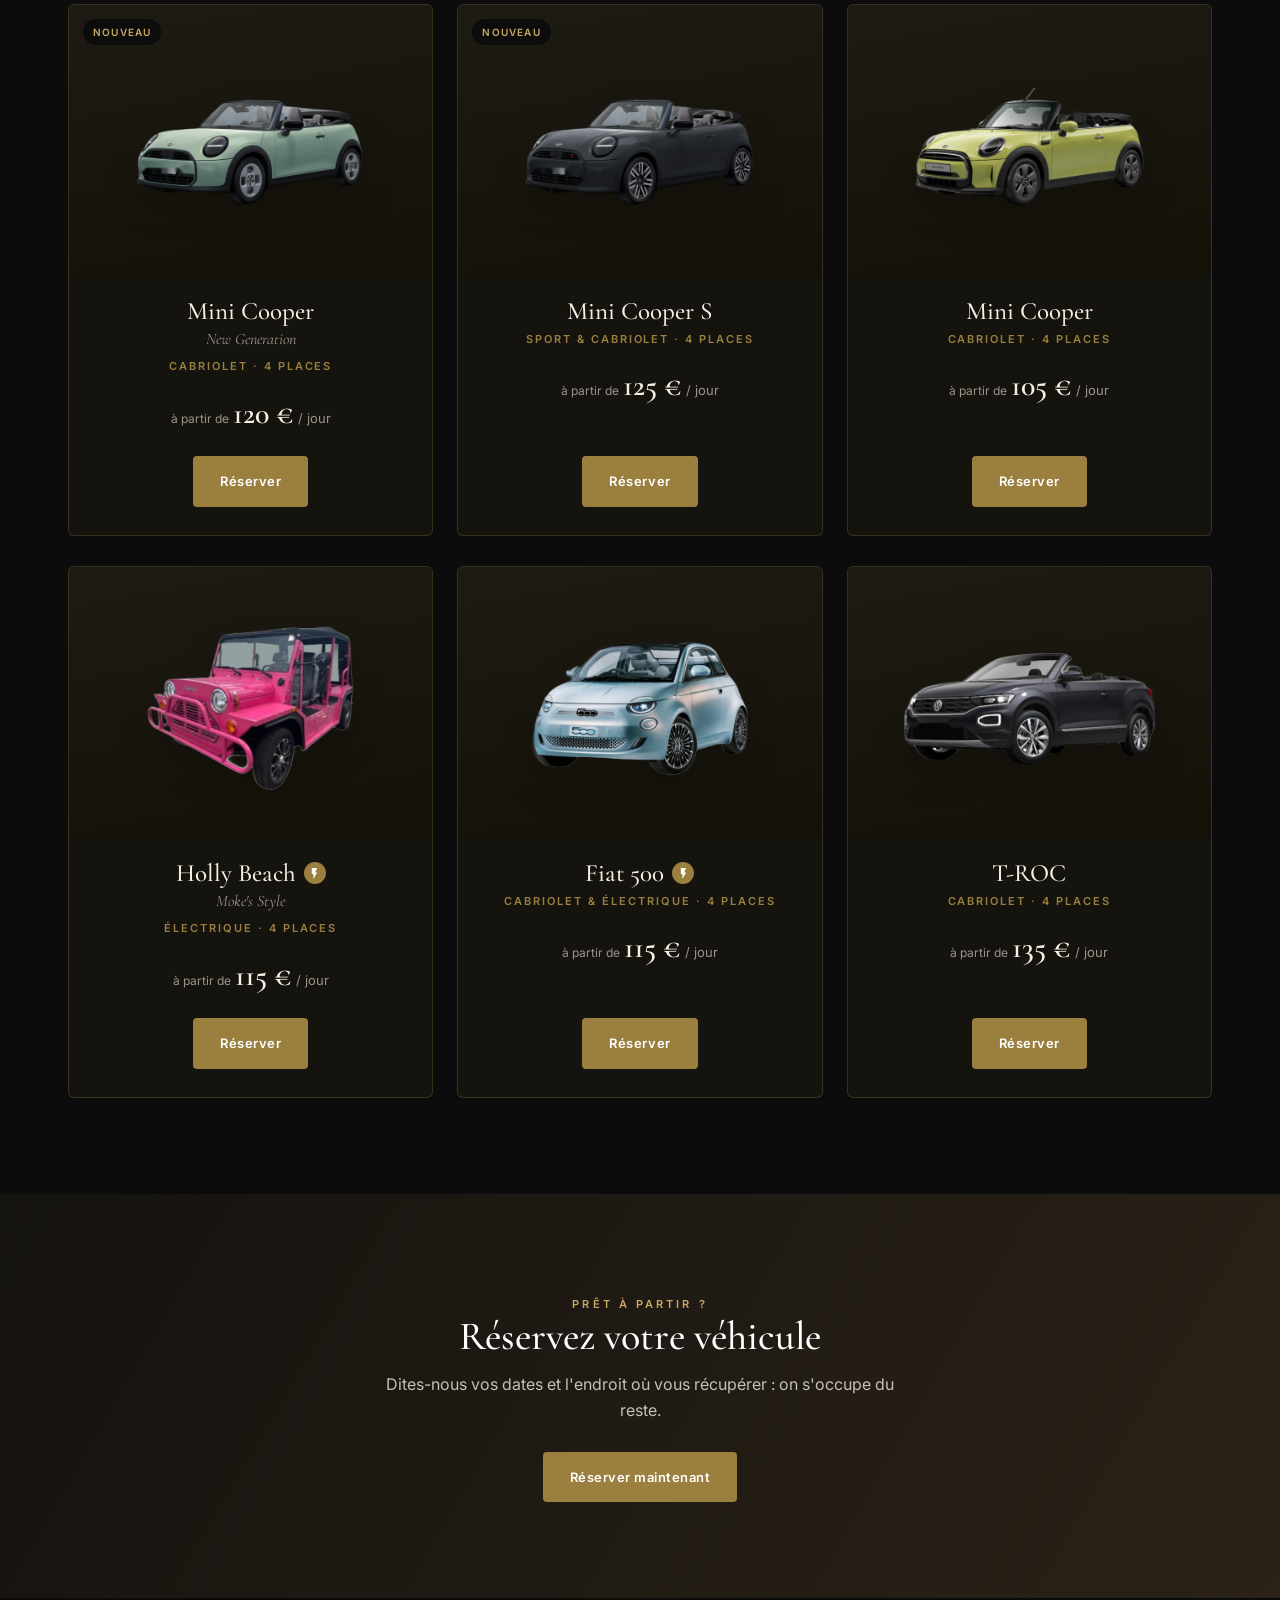
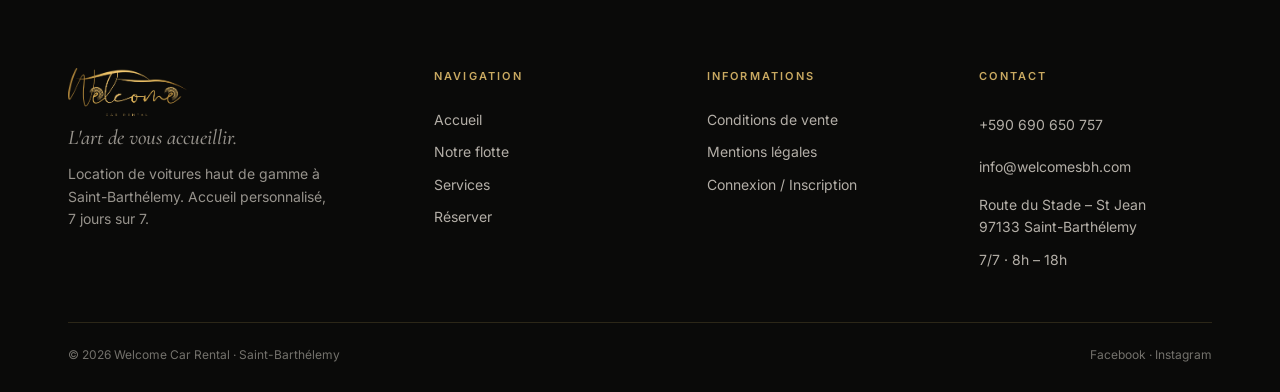
<file: flotte.html>
<!doctype html>
<html lang="fr">
<head>
<meta charset="utf-8">
<meta name="viewport" content="width=device-width, initial-scale=1">
<title>Welcome Car Rental — Notre flotte · Saint-Barthélemy</title>
<meta name="description" content="Toute la flotte Welcome Car Rental à Saint-Barthélemy : citadines, SUV, 4×4 et cabriolets. Tarifs par jour, livraison offerte, tous conducteurs inclus.">
<link rel="icon" href="assets/logos/favicon.svg" type="image/svg+xml">
<link rel="preconnect" href="https://fonts.googleapis.com">
<link rel="preconnect" href="https://fonts.gstatic.com" crossorigin>
<link href="https://fonts.googleapis.com/css2?family=Cormorant+Garamond:ital,wght@0,400;0,500;0,600;1,400;1,500&family=Inter:wght@300;400;500;600;700&display=swap" rel="stylesheet">
<link rel="stylesheet" href="assets/css/site.css">
<style>
  .flotte-hero{ background:linear-gradient(180deg,var(--creme-clair),var(--creme)); text-align:center; padding:60px 0 30px; }
  .flotte-hero .kicker{ display:block; margin-bottom:14px; }
  .flotte-hero h1{ font-size:54px; margin:0; color:var(--noir); }
  .flotte-hero p{ color:var(--gris); font-size:17px; max-width:560px; margin:16px auto 0; }
  .catnav{ display:flex; justify-content:center; flex-wrap:wrap; gap:10px; padding:24px 0 0; }
  .catnav a{ font-family:var(--sans); font-size:12.5px; font-weight:600; letter-spacing:.04em; color:var(--anthracite);
    border:1px solid var(--or-pale); border-radius:40px; padding:9px 20px; transition:.2s; }
  .catnav a:hover{ background:var(--or); color:var(--blanc); border-color:var(--or); }
  .vfleet{ row-gap:30px; }
  .vcard{ position:relative; }
  .vcard .fcard__body h3{ display:flex; align-items:center; justify-content:center; gap:8px; }
  .vsub{ font-family:var(--serif); font-style:italic; color:var(--gris-clair); font-size:16px; margin-top:2px; }
  .vprice{ margin:14px 0 18px; }
  .vprice .vp-lab{ font-size:12px; color:var(--gris-clair); }
  .vprice b{ font-family:var(--serif); font-size:30px; font-weight:600; color:var(--creme); }
  .vprice .vp-day{ font-size:13px; color:var(--gris-clair); }
  .vbtn{ align-self:center; margin-top:auto; }
  .velec{ display:inline-grid; place-items:center; width:22px; height:22px; border-radius:50%;
    background:var(--or); color:#fff; } .velec svg{ width:13px; height:13px; }
  .vnew{ position:absolute; top:14px; left:14px; z-index:2; background:var(--noir); color:var(--or-clair);
    font-family:var(--sans); font-size:10px; font-weight:600; letter-spacing:.12em; text-transform:uppercase;
    padding:5px 10px; border-radius:40px; }
  .flotte-note{ text-align:center; color:var(--gris); font-size:14px; padding:6px 0 0; }
  .flotte-note a{ color:var(--or); font-weight:600; }
</style>
</head>
<body>

<div class="topbar"><div class="wrap">
  <div class="left"><a href="tel:+590690650757">+590 690 650 757</a><span class="sep">·</span>Route du Stade – St Jean, 97133 Saint-Barthélemy</div>
  <div class="right"><span class="langs"><a href="#" class="on">FR</a><span class="sep">|</span><a href="flotte-en.html" data-lang="en">EN</a></span><span class="sep">·</span><a href="connexion.html">Connexion</a></div>
</div></div>

<header class="head" id="head"><div class="wrap">
  <a class="logo" href="index.html" aria-label="Welcome Car Rental"><img src="assets/logos/welcome-logo.png" alt="Welcome Car Rental"></a>
  <nav class="nav" id="nav">
    <a href="index.html#accueil">Accueil</a>
    <a href="flotte.html">Notre flotte</a>
    <a href="index.html#services">Services</a>
    <a href="contact.html">Contact</a>
  </nav>
  <div class="cta-zone"><a href="index.html#reserver" class="btn btn--gold">Réserver</a>
  <button class="burger" id="burger" aria-label="Menu"><span></span><span></span><span></span></button></div>
</div></header>

<section class="flotte-hero"><div class="wrap">
  <span class="kicker">Notre flotte</span>
  <h1>Une voiture pour chaque envie</h1>
  <p>Citadines agiles, SUV familiaux, 4×4 et cabriolets d'exception — entretenus avec soin et livrés impeccables.</p>
  <nav class="catnav">
    <a href="#citadines">Citadines</a>
    <a href="#suv">SUV, 4×4 & Familiales</a>
    <a href="#cabriolets">Cabriolets & Moke</a>
  </nav>
  <p class="flotte-note">Tarifs par 24 h · livraison offerte dès 2 jours · tous conducteurs &amp; assurance au tiers inclus.</p>
</div></section>

  <section class="section" id="citadines">
    <div class="wrap">
      <div class="shead">
        <span class="kicker">Agiles & économiques</span>
        <h2>Citadines</h2>
        <p>Parfaites pour Gustavia et se garer partout.</p>
        <div class="rule"></div>
      </div>
      <div class="fleet vfleet">
      <article class="fcard vcard">
        <div class="fcard__ph"><img src="assets/img/cars/picanto.png" alt="Picanto" loading="lazy" onerror="this.style.opacity=0"></div>
        <div class="fcard__body">
          <h3>Picanto</h3><div class="vsub">ou i10</div>
          <div class="fcard__sub">Citadine · 5 places</div>
          <div class="vprice"><span class="vp-lab">à partir de</span> <b>55 €</b> <span class="vp-day">/ jour</span></div>
          <a class="btn btn--gold vbtn" href="index.html#reserver">Réserver</a>
        </div>
      </article>
      <article class="fcard vcard"><span class="vnew">Nouveau</span>
        <div class="fcard__ph"><img src="assets/img/cars/mg-3.png" alt="MG 3" loading="lazy" onerror="this.style.opacity=0"></div>
        <div class="fcard__body">
          <h3>MG 3</h3>
          <div class="fcard__sub">Citadine luxe · 5 places</div>
          <div class="vprice"><span class="vp-lab">à partir de</span> <b>65 €</b> <span class="vp-day">/ jour</span></div>
          <a class="btn btn--gold vbtn" href="index.html#reserver">Réserver</a>
        </div>
      </article>
      </div>
    </div>
  </section>
  <section class="section section--cream" id="suv">
    <div class="wrap">
      <div class="shead">
        <span class="kicker">Espace & confort</span>
        <h2>SUV, 4×4 & Familiales</h2>
        <p>Du SUV au 4×4 7 places, pour la famille et toutes les routes.</p>
        <div class="rule"></div>
      </div>
      <div class="fleet vfleet">
      <article class="fcard vcard">
        <div class="fcard__ph"><img src="assets/img/cars/sonet.png" alt="Sonet" loading="lazy" onerror="this.style.opacity=0"></div>
        <div class="fcard__body">
          <h3>Sonet</h3>
          <div class="fcard__sub">SUV · 5 places</div>
          <div class="vprice"><span class="vp-lab">à partir de</span> <b>85 €</b> <span class="vp-day">/ jour</span></div>
          <a class="btn btn--gold vbtn" href="index.html#reserver">Réserver</a>
        </div>
      </article>
      <article class="fcard vcard">
        <div class="fcard__ph"><img src="assets/img/cars/cs-55-plus.png" alt="CS 55 Plus" loading="lazy" onerror="this.style.opacity=0"></div>
        <div class="fcard__body">
          <h3>CS 55 Plus</h3>
          <div class="fcard__sub">SUV luxe · 5 places</div>
          <div class="vprice"><span class="vp-lab">à partir de</span> <b>105 €</b> <span class="vp-day">/ jour</span></div>
          <a class="btn btn--gold vbtn" href="index.html#reserver">Réserver</a>
        </div>
      </article>
      <article class="fcard vcard"><span class="vnew">Nouveau</span>
        <div class="fcard__ph"><img src="assets/img/cars/mini-countryman.png" alt="Mini Countryman" loading="lazy" onerror="this.style.opacity=0"></div>
        <div class="fcard__body">
          <h3>Mini Countryman<span class="velec" title="Électrique" aria-label="Électrique"><svg viewBox="0 0 24 24" fill="currentColor"><path d="M7 2v11h3v9l7-12h-4l4-8z"/></svg></span></h3>
          <div class="fcard__sub">4×4 · 5 places</div>
          <div class="vprice"><span class="vp-lab">à partir de</span> <b>120 €</b> <span class="vp-day">/ jour</span></div>
          <a class="btn btn--gold vbtn" href="index.html#reserver">Réserver</a>
        </div>
      </article>
      <article class="fcard vcard"><span class="vnew">Nouveau</span>
        <div class="fcard__ph"><img src="assets/img/cars/bmw-x1.png" alt="BMW X1" loading="lazy" onerror="this.style.opacity=0"></div>
        <div class="fcard__body">
          <h3>BMW X1</h3>
          <div class="fcard__sub">SUV luxe · 5 places</div>
          <div class="vprice"><span class="vp-lab">à partir de</span> <b>160 €</b> <span class="vp-day">/ jour</span></div>
          <a class="btn btn--gold vbtn" href="index.html#reserver">Réserver</a>
        </div>
      </article>
      <article class="fcard vcard">
        <div class="fcard__ph"><img src="assets/img/cars/bj40.png" alt="BJ40" loading="lazy" onerror="this.style.opacity=0"></div>
        <div class="fcard__body">
          <h3>BJ40</h3><div class="vsub">3 ou 5 portes</div>
          <div class="fcard__sub">4×4 · 4 places</div>
          <div class="vprice"><span class="vp-lab">à partir de</span> <b>150 €</b> <span class="vp-day">/ jour</span></div>
          <a class="btn btn--gold vbtn" href="index.html#reserver">Réserver</a>
        </div>
      </article>
      <article class="fcard vcard">
        <div class="fcard__ph"><img src="assets/img/cars/large-suv.png" alt="Large SUV" loading="lazy" onerror="this.style.opacity=0"></div>
        <div class="fcard__body">
          <h3>Large SUV</h3><div class="vsub">7 places</div>
          <div class="fcard__sub">Familial · 7 places</div>
          <div class="vprice"><span class="vp-lab">à partir de</span> <b>160 €</b> <span class="vp-day">/ jour</span></div>
          <a class="btn btn--gold vbtn" href="index.html#reserver">Réserver</a>
        </div>
      </article>
      </div>
    </div>
  </section>
  <section class="section" id="cabriolets">
    <div class="wrap">
      <div class="shead">
        <span class="kicker">L'esprit Saint-Barth</span>
        <h2>Cabriolets & Moke</h2>
        <p>Cheveux au vent, du lever au coucher du soleil.</p>
        <div class="rule"></div>
      </div>
      <div class="fleet vfleet">
      <article class="fcard vcard"><span class="vnew">Nouveau</span>
        <div class="fcard__ph"><img src="assets/img/cars/mini-cooper-new-generation.png" alt="Mini Cooper" loading="lazy" onerror="this.style.opacity=0"></div>
        <div class="fcard__body">
          <h3>Mini Cooper</h3><div class="vsub">New Generation</div>
          <div class="fcard__sub">Cabriolet · 4 places</div>
          <div class="vprice"><span class="vp-lab">à partir de</span> <b>120 €</b> <span class="vp-day">/ jour</span></div>
          <a class="btn btn--gold vbtn" href="index.html#reserver">Réserver</a>
        </div>
      </article>
      <article class="fcard vcard"><span class="vnew">Nouveau</span>
        <div class="fcard__ph"><img src="assets/img/cars/mini-cooper-s.png" alt="Mini Cooper S" loading="lazy" onerror="this.style.opacity=0"></div>
        <div class="fcard__body">
          <h3>Mini Cooper S</h3>
          <div class="fcard__sub">Sport & cabriolet · 4 places</div>
          <div class="vprice"><span class="vp-lab">à partir de</span> <b>125 €</b> <span class="vp-day">/ jour</span></div>
          <a class="btn btn--gold vbtn" href="index.html#reserver">Réserver</a>
        </div>
      </article>
      <article class="fcard vcard">
        <div class="fcard__ph"><img src="assets/img/cars/mini-cooper.png" alt="Mini Cooper" loading="lazy" onerror="this.style.opacity=0"></div>
        <div class="fcard__body">
          <h3>Mini Cooper</h3>
          <div class="fcard__sub">Cabriolet · 4 places</div>
          <div class="vprice"><span class="vp-lab">à partir de</span> <b>105 €</b> <span class="vp-day">/ jour</span></div>
          <a class="btn btn--gold vbtn" href="index.html#reserver">Réserver</a>
        </div>
      </article>
      <article class="fcard vcard">
        <div class="fcard__ph"><img src="assets/img/cars/holly-beach.png" alt="Holly Beach" loading="lazy" onerror="this.style.opacity=0"></div>
        <div class="fcard__body">
          <h3>Holly Beach<span class="velec" title="Électrique" aria-label="Électrique"><svg viewBox="0 0 24 24" fill="currentColor"><path d="M7 2v11h3v9l7-12h-4l4-8z"/></svg></span></h3><div class="vsub">Moke's Style</div>
          <div class="fcard__sub">Électrique · 4 places</div>
          <div class="vprice"><span class="vp-lab">à partir de</span> <b>115 €</b> <span class="vp-day">/ jour</span></div>
          <a class="btn btn--gold vbtn" href="index.html#reserver">Réserver</a>
        </div>
      </article>
      <article class="fcard vcard">
        <div class="fcard__ph"><img src="assets/img/cars/fiat-500.png" alt="Fiat 500" loading="lazy" onerror="this.style.opacity=0"></div>
        <div class="fcard__body">
          <h3>Fiat 500<span class="velec" title="Électrique" aria-label="Électrique"><svg viewBox="0 0 24 24" fill="currentColor"><path d="M7 2v11h3v9l7-12h-4l4-8z"/></svg></span></h3>
          <div class="fcard__sub">Cabriolet & électrique · 4 places</div>
          <div class="vprice"><span class="vp-lab">à partir de</span> <b>115 €</b> <span class="vp-day">/ jour</span></div>
          <a class="btn btn--gold vbtn" href="index.html#reserver">Réserver</a>
        </div>
      </article>
      <article class="fcard vcard">
        <div class="fcard__ph"><img src="assets/img/cars/t-roc.png" alt="T-ROC" loading="lazy" onerror="this.style.opacity=0"></div>
        <div class="fcard__body">
          <h3>T-ROC</h3>
          <div class="fcard__sub">Cabriolet · 4 places</div>
          <div class="vprice"><span class="vp-lab">à partir de</span> <b>135 €</b> <span class="vp-day">/ jour</span></div>
          <a class="btn btn--gold vbtn" href="index.html#reserver">Réserver</a>
        </div>
      </article>
      </div>
    </div>
  </section>

<section class="section cta">
  <div class="wrap">
    <span class="kicker" style="color:var(--or-clair)">Prêt à partir ?</span>
    <h2>Réservez votre véhicule</h2>
    <p>Dites-nous vos dates et l'endroit où vous récupérer&nbsp;: on s'occupe du reste.</p>
    <a href="index.html#reserver" class="btn btn--gold">Réserver maintenant</a>
  </div>
</section>

<footer class="foot" id="contact"><div class="wrap">
  <div class="foot__grid">
    <div class="foot__brand"><img src="assets/logos/welcome-logo.png" alt="Welcome Car Rental">
      <p class="foot__slogan">L'art de vous accueillir.</p>
      <p>Location de voitures haut de gamme à Saint-Barthélemy. Accueil personnalisé, 7 jours sur 7.</p></div>
    <div><h4>Navigation</h4><a href="index.html#accueil">Accueil</a><a href="flotte.html">Notre flotte</a><a href="index.html#services">Services</a><a href="index.html#reserver">Réserver</a></div>
    <div><h4>Informations</h4><a href="index.html#">Conditions de vente</a><a href="index.html#">Mentions légales</a><a href="connexion.html">Connexion / Inscription</a></div>
    <div class="foot__contact"><h4>Contact</h4><div><a href="tel:+590690650757">+590 690 650 757</a></div><div><a href="mailto:info@welcomesbh.com">info@welcomesbh.com</a></div><div>Route du Stade – St Jean<br>97133 Saint-Barthélemy</div><div>7/7 · 8h – 18h</div></div>
  </div>
  <div class="foot__bot"><span>© 2026 Welcome Car Rental · Saint-Barthélemy</span><span>Facebook · Instagram</span></div>
</div></footer>

<script src="assets/js/site.js"></script>
</body>
</html>
</file>
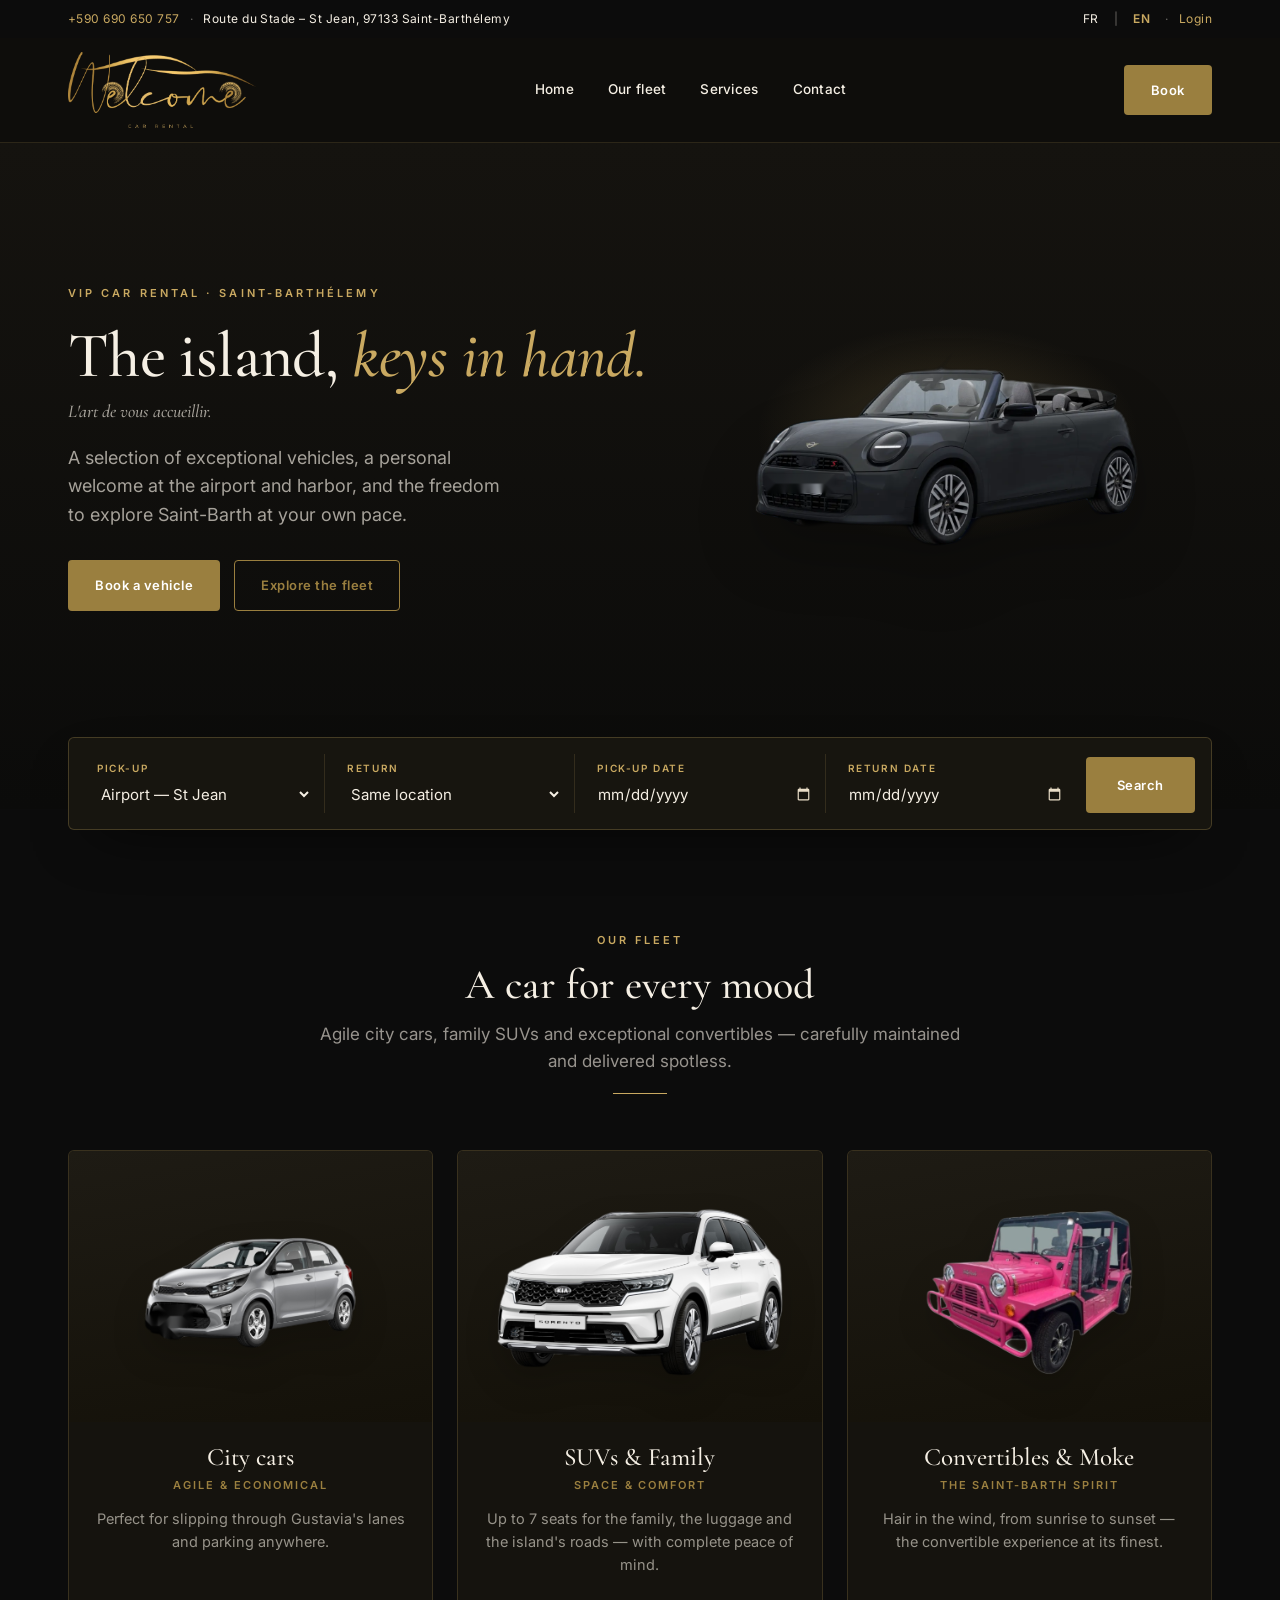
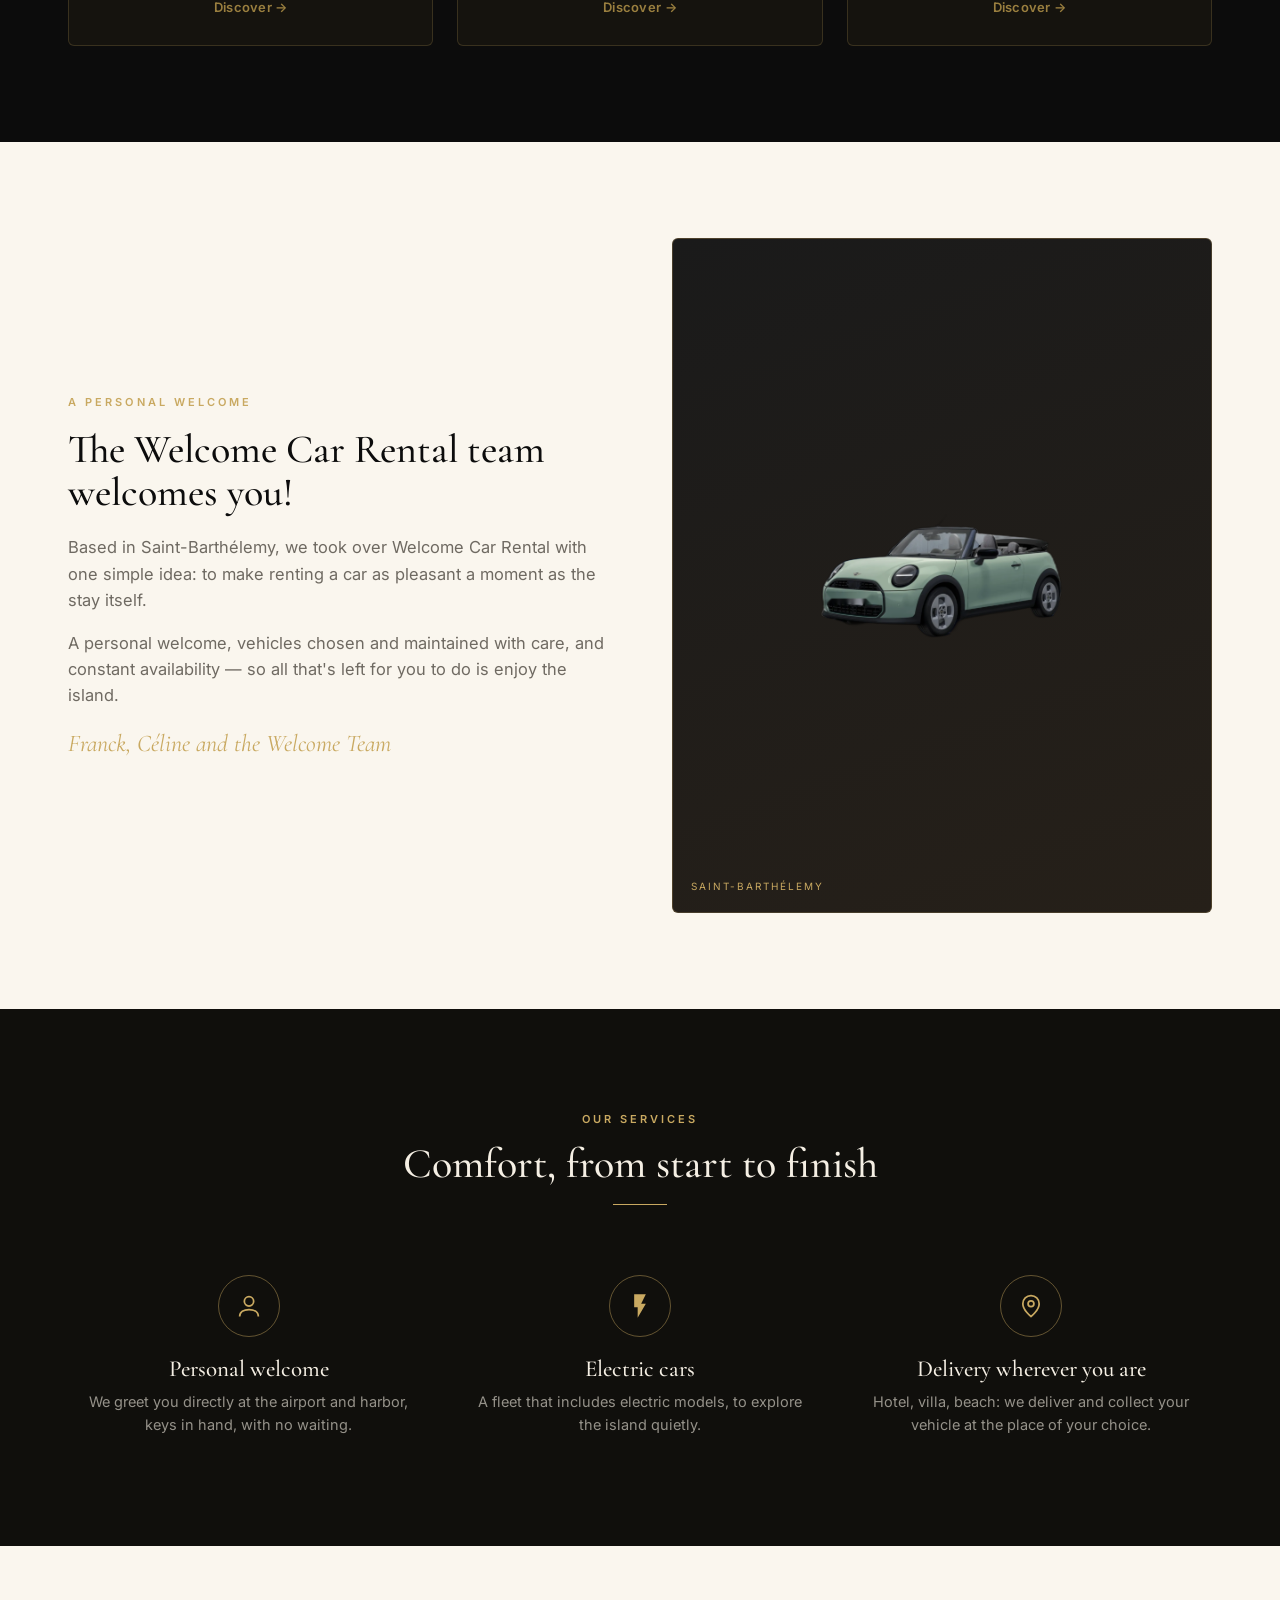
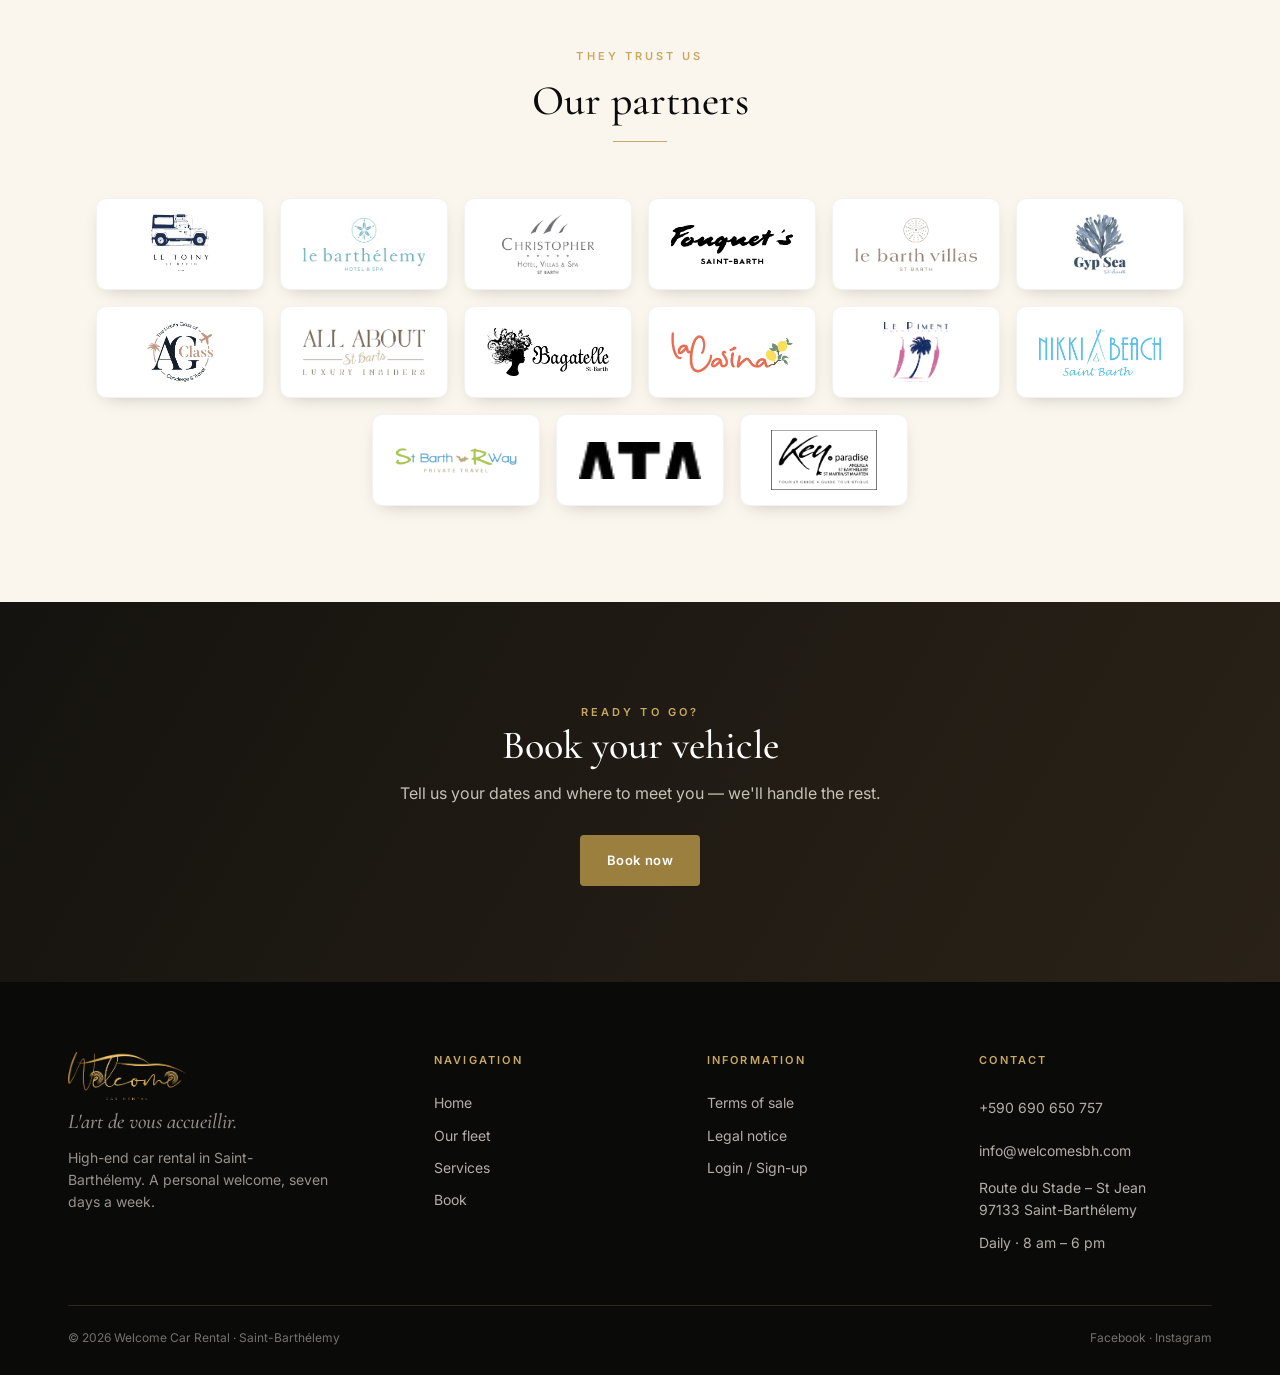
<file: index-en.html>
<!doctype html>
<html lang="en">
<head>
<meta charset="utf-8">
<meta name="viewport" content="width=device-width, initial-scale=1">
<title>Welcome Car Rental — VIP car rental · Saint-Barthélemy</title>
<meta name="description" content="High-end car rental in Saint-Barthélemy. A selection of exceptional vehicles, a personal welcome at the airport and harbor, delivery across the island. 7 days a week.">
<link rel="icon" href="assets/logos/favicon.svg" type="image/svg+xml">
<link rel="preconnect" href="https://fonts.googleapis.com">
<link rel="preconnect" href="https://fonts.gstatic.com" crossorigin>
<link href="https://fonts.googleapis.com/css2?family=Cormorant+Garamond:ital,wght@0,400;0,500;0,600;1,400;1,500&family=Inter:wght@300;400;500;600;700&display=swap" rel="stylesheet">
<link rel="stylesheet" href="assets/css/site.css">
</head>
<body>

<div class="topbar"><div class="wrap">
  <div class="left"><a href="tel:+590690650757">+590 690 650 757</a><span class="sep">·</span>Route du Stade – St Jean, 97133 Saint-Barthélemy</div>
  <div class="right"><span class="langs"><a href="index.html" data-lang="fr">FR</a><span class="sep">|</span><a href="#" class="on">EN</a></span><span class="sep">·</span><a href="connexion-en.html">Login</a></div>
</div></div>

<header class="head" id="head"><div class="wrap">
  <a class="logo" href="index-en.html" aria-label="Welcome Car Rental"><img src="assets/logos/welcome-logo.png" alt="Welcome Car Rental"></a>
  <nav class="nav" id="nav">
    <a href="#accueil">Home</a>
    <a href="flotte-en.html">Our fleet</a>
    <a href="#services">Services</a>
    <a href="contact-en.html">Contact</a>
  </nav>
  <div class="cta-zone"><a href="#reserver" class="btn btn--gold">Book</a>
  <button class="burger" id="burger" aria-label="Menu"><span></span><span></span><span></span></button></div>
</div></header>

<!-- ============ HERO ============ -->
<section class="hero" id="accueil">
  <div class="wrap">
    <div class="hero__txt">
      <span class="kicker">VIP car rental · Saint-Barthélemy</span>
      <h1>The island, <em>keys in hand.</em></h1>
      <p class="hero__sign">L'art de vous accueillir.</p>
      <p>A selection of exceptional vehicles, a personal welcome at the airport and harbor, and the freedom to explore Saint-Barth at your own pace.</p>
      <div class="hero__actions">
        <a href="#reserver" class="btn btn--gold">Book a vehicle</a>
        <a href="#flotte" class="btn btn--ghost">Explore the fleet</a>
      </div>
    </div>
    <div class="hero__car">
      <img src="assets/img/cars/mini-cooper-s.png" alt="Mini Cooper S convertible" loading="eager">
    </div>
  </div>
</section>

<!-- ============ BOOKING WIDGET ============ -->
<!-- ╔═══ ITec ═══ Wire your proprietary booking JS here.
     Keep the name= fields: pickup_location, return_location, pickup_date, return_date.
     The button submits #booking-form. The structure/style below is to be integrated as-is. ═══╝ -->
<div class="wrap" id="reserver">
  <form class="booking" id="booking-form" action="#" method="get">
    <div class="booking__card">
      <div class="bk-field">
        <label for="pickup_location">Pick-up</label>
        <select id="pickup_location" name="pickup_location">
          <option>Airport — St Jean</option>
          <option>Gustavia Harbor</option>
          <option>Your hotel / villa</option>
          <option>Agency — Route du Stade</option>
        </select>
      </div>
      <div class="bk-field">
        <label for="return_location">Return</label>
        <select id="return_location" name="return_location">
          <option>Same location</option>
          <option>Airport — St Jean</option>
          <option>Gustavia Harbor</option>
          <option>Your hotel / villa</option>
        </select>
      </div>
      <div class="bk-field">
        <label for="pickup_date">Pick-up date</label>
        <input type="date" id="pickup_date" name="pickup_date">
      </div>
      <div class="bk-field">
        <label for="return_date">Return date</label>
        <input type="date" id="return_date" name="return_date">
      </div>
      <button type="submit" class="btn btn--gold">Search</button>
    </div>
  </form>
</div>

<!-- ============ FLEET ============ -->
<section class="section" id="flotte">
  <div class="wrap">
    <div class="shead">
      <span class="kicker">Our fleet</span>
      <h2>A car for every mood</h2>
      <p>Agile city cars, family SUVs and exceptional convertibles — carefully maintained and delivered spotless.</p>
      <div class="rule"></div>
    </div>
    <div class="fleet">
      <article class="fcard">
        <div class="fcard__ph"><img src="assets/img/cars/picanto.png" alt="City car"></div>
        <div class="fcard__body">
          <h3>City cars</h3>
          <div class="fcard__sub">Agile &amp; economical</div>
          <p>Perfect for slipping through Gustavia's lanes and parking anywhere.</p>
          <a class="fcard__link" href="flotte-en.html#citadines">Discover <span>&rarr;</span></a>
        </div>
      </article>
      <article class="fcard">
        <div class="fcard__ph"><img src="assets/img/cars/large-suv.png" alt="Family SUV"></div>
        <div class="fcard__body">
          <h3>SUVs &amp; Family</h3>
          <div class="fcard__sub">Space &amp; comfort</div>
          <p>Up to 7 seats for the family, the luggage and the island's roads — with complete peace of mind.</p>
          <a class="fcard__link" href="flotte-en.html#suv">Discover <span>&rarr;</span></a>
        </div>
      </article>
      <article class="fcard">
        <div class="fcard__ph"><img src="assets/img/cars/holly-beach.png" alt="Convertible & Moke"></div>
        <div class="fcard__body">
          <h3>Convertibles &amp; Moke</h3>
          <div class="fcard__sub">The Saint-Barth spirit</div>
          <p>Hair in the wind, from sunrise to sunset — the convertible experience at its finest.</p>
          <a class="fcard__link" href="flotte-en.html#cabriolets">Discover <span>&rarr;</span></a>
        </div>
      </article>
    </div>
  </div>
</section>

<!-- ============ STORY / FRANCK & CÉLINE ============ -->
<!-- NB: intro copy to be validated by the team. A real photo of the Welcome team would be ideal here. -->
<section class="story section">
  <div class="wrap">
    <div class="story__txt">
      <span class="kicker">A personal welcome</span>
      <h2>The Welcome Car Rental team welcomes you!</h2>
      <p>Based in Saint-Barthélemy, we took over Welcome Car Rental with one simple idea: to make renting a car as pleasant a moment as the stay itself.</p>
      <p>A personal welcome, vehicles chosen and maintained with care, and constant availability — so all that's left for you to do is enjoy the island.</p>
      <div class="sign">Franck, Céline and the Welcome Team</div>
    </div>
    <div class="story__media">
      <img src="assets/img/cars/mini-cooper-new-generation.png" alt="Mini Cooper New Generation">
      <span class="tag">Saint-Barthélemy</span>
    </div>
  </div>
</section>

<!-- ============ SERVICES ============ -->
<section class="section section--cream" id="services">
  <div class="wrap">
    <div class="shead">
      <span class="kicker">Our services</span>
      <h2>Comfort, from start to finish</h2>
      <div class="rule"></div>
    </div>
    <div class="svcs">
      <div class="svc">
        <div class="svc__ic"><svg viewBox="0 0 24 24" fill="none" stroke="currentColor" stroke-width="1.5"><circle cx="12" cy="8" r="4"/><path d="M4 21c0-4 3.6-6 8-6s8 2 8 6"/></svg></div>
        <h3>Personal welcome</h3>
        <p>We greet you directly at the airport and harbor, keys in hand, with no waiting.</p>
      </div>
      <div class="svc">
        <div class="svc__ic"><svg viewBox="0 0 24 24" fill="currentColor"><path d="M7 2v11h3v9l7-12h-4l4-8z"/></svg></div>
        <h3>Electric cars</h3>
        <p>A fleet that includes electric models, to explore the island quietly.</p>
      </div>
      <div class="svc">
        <div class="svc__ic"><svg viewBox="0 0 24 24" fill="none" stroke="currentColor" stroke-width="1.5"><path d="M12 21s7-5.5 7-11a7 7 0 1 0-14 0c0 5.5 7 11 7 11z"/><circle cx="12" cy="10" r="2.5"/></svg></div>
        <h3>Delivery wherever you are</h3>
        <p>Hotel, villa, beach: we deliver and collect your vehicle at the place of your choice.</p>
      </div>
    </div>
  </div>
</section>

<!-- ============ PARTNERS ============ -->
<section class="section partners">
  <div class="wrap">
    <div class="shead">
      <span class="kicker">They trust us</span>
      <h2>Our partners</h2>
      <div class="rule"></div>
    </div>
    <div class="plogos">
      <img src="assets/img/partners/toiny.png" alt="Le Toiny">
      <img src="assets/img/partners/le-barthelemy.png" alt="Le Barthélemy">
      <img src="assets/img/partners/christopher.png" alt="Le Christopher">
      <img src="assets/img/partners/fouquets.png" alt="Fouquet's">
      <img src="assets/img/partners/le-barth.png" alt="Le Barth Villa">
      <img src="assets/img/partners/gypsea.png" alt="Gyp Sea">
      <img src="assets/img/partners/agclass.png" alt="AG Class Concierge &amp; Travel">
      <img src="assets/img/partners/all-about.png" alt="All About St Barth">
      <img src="assets/img/partners/bagatelle.png" alt="Bagatelle St-Barth">
      <img src="assets/img/partners/la-casina.png" alt="La Casina">
      <img src="assets/img/partners/le-piment.png" alt="Le Piment Saint-Barth">
      <img src="assets/img/partners/nikki-beach.png" alt="Nikki Beach Saint Barth">
      <img src="assets/img/partners/st-barth-rway.png" alt="St Barth R Way">
      <img src="assets/img/partners/ata.png" class="badge" alt="ATA Acée Travel Agency">
      <img src="assets/img/partners/key-paradise.png" class="badge" alt="Key Paradise · Tourist Guide">
    </div>
  </div>
</section>

<!-- ============ CTA ============ -->
<section class="section cta">
  <div class="wrap">
    <span class="kicker" style="color:var(--or-clair)">Ready to go?</span>
    <h2>Book your vehicle</h2>
    <p>Tell us your dates and where to meet you&nbsp;— we'll handle the rest.</p>
    <a href="#reserver" class="btn btn--gold">Book now</a>
  </div>
</section>

<!-- ============ FOOTER ============ -->
<footer class="foot" id="contact">
  <div class="wrap">
    <div class="foot__grid">
      <div class="foot__brand">
        <img src="assets/logos/welcome-logo.png" alt="Welcome Car Rental">
        <p class="foot__slogan">L'art de vous accueillir.</p>
        <p>High-end car rental in Saint-Barthélemy. A personal welcome, seven days a week.</p>
      </div>
      <div>
        <h4>Navigation</h4>
        <a href="#accueil">Home</a>
        <a href="flotte-en.html">Our fleet</a>
        <a href="#services">Services</a>
        <a href="#reserver">Book</a>
      </div>
      <div>
        <h4>Information</h4>
        <a href="#">Terms of sale</a>
        <a href="#">Legal notice</a>
        <a href="connexion-en.html">Login / Sign-up</a>
      </div>
      <div class="foot__contact">
        <h4>Contact</h4>
        <div><a href="tel:+590690650757">+590 690 650 757</a></div>
        <div><a href="mailto:info@welcomesbh.com">info@welcomesbh.com</a></div>
        <div>Route du Stade – St Jean<br>97133 Saint-Barthélemy</div>
        <div>Daily · 8 am – 6 pm</div>
      </div>
    </div>
    <div class="foot__bot">
      <span>© 2026 Welcome Car Rental · Saint-Barthélemy</span>
      <span>Facebook · Instagram</span>
    </div>
  </div>
</footer>

<script src="assets/js/site.js"></script>
</body>
</html>
</file>
<file: assets/css/site.css>
/* ============================================================
   WELCOME CAR RENTAL — site web (maquette pour intégration ITec)
   Design system repris de l'identité de marque Athena.
   Front-end autonome : HTML + CSS + JS d'interface uniquement.
   ============================================================ */
:root{
  --noir:#0c0c0c; --anthracite:#2a2a2a; --gris:#6f6a62; --gris-clair:#9a948b;
  --or:#9a7f3f; --or-clair:#c9a961; --or-pale:rgba(201,169,97,.40);
  --creme:#f5efe4; --creme-clair:#faf6ee; --blanc:#ffffff;
  --serif:'Cormorant Garamond', Georgia, serif;
  --sans:'Inter', system-ui, -apple-system, sans-serif;
  --maxw:1200px; --rad:4px;
  --shadow:0 18px 50px -24px rgba(26,22,12,.45);
}
*{ box-sizing:border-box; margin:0; padding:0; }
html{ scroll-behavior:smooth; }
body{ font-family:var(--sans); color:var(--anthracite); background:var(--blanc);
  font-size:16px; line-height:1.6; -webkit-font-smoothing:antialiased; }
img{ max-width:100%; display:block; }
a{ color:inherit; text-decoration:none; }
h1,h2,h3{ font-family:var(--serif); font-weight:500; line-height:1.08; color:var(--noir); }

.wrap{ max-width:var(--maxw); margin:0 auto; padding:0 28px; }
.kicker{ font-family:var(--sans); font-weight:600; font-size:11px; letter-spacing:.28em;
  text-transform:uppercase; color:var(--or); }
.section{ padding:96px 0; }
.section--cream{ background:var(--creme-clair); }
.shead{ text-align:center; max-width:640px; margin:0 auto 56px; }
.shead h2{ font-size:42px; margin:10px 0 14px; }
.shead p{ color:var(--gris); font-size:17px; }
.rule{ width:54px; height:1px; background:var(--or-clair); margin:18px auto 0; }

/* boutons */
.btn{ display:inline-flex; align-items:center; gap:9px; font-family:var(--sans); font-weight:600;
  font-size:13px; letter-spacing:.04em; padding:14px 26px; border-radius:var(--rad);
  border:1px solid transparent; cursor:pointer; transition:.2s; white-space:nowrap; }
.btn--gold{ background:var(--or); color:var(--blanc); }
.btn--gold:hover{ background:var(--noir); }
.btn--ghost{ background:transparent; border-color:var(--or); color:var(--or); }
.btn--ghost:hover{ background:var(--or); color:var(--blanc); }
.btn--dark{ background:var(--noir); color:var(--creme); }
.btn--dark:hover{ background:var(--or); }

/* ---------- header ---------- */
.topbar{ background:var(--noir); color:var(--creme); font-size:12px; letter-spacing:.04em; }
.topbar .wrap{ display:flex; justify-content:space-between; align-items:center; height:38px; }
.topbar a{ color:var(--or-clair); } .topbar .sep{ opacity:.4; margin:0 10px; }
.topbar .langs a{ color:var(--creme); padding:0 5px; } .topbar .langs a.on{ color:var(--or-clair); font-weight:600; }

.head{ position:sticky; top:0; z-index:40; background:var(--blanc);
  border-bottom:1px solid rgba(140,122,78,.18); transition:box-shadow .2s; }
.head.scrolled{ box-shadow:0 6px 24px -16px rgba(0,0,0,.35); }
.head .wrap{ display:flex; align-items:center; justify-content:space-between; height:104px; }
.head .logo img{ height:76px; }
.nav{ display:flex; align-items:center; gap:34px; }
.nav a{ font-size:13.5px; font-weight:500; letter-spacing:.02em; color:var(--anthracite); position:relative; }
.nav a::after{ content:""; position:absolute; left:0; bottom:-6px; width:0; height:1px; background:var(--or); transition:.25s; }
.nav a:hover::after{ width:100%; }
.nav a.is-active{ color:var(--or); } .nav a.is-active::after{ width:100%; }
.head .cta-zone{ display:flex; align-items:center; gap:18px; }
.burger{ display:none; background:none; border:0; cursor:pointer; width:30px; height:22px; }
.burger span{ display:block; height:2px; background:var(--noir); margin:5px 0; transition:.25s; }

/* ---------- hero ---------- */
.hero{ position:relative; background:linear-gradient(180deg,var(--creme-clair) 0%, var(--creme) 100%); overflow:hidden; }
.hero .wrap{ display:grid; grid-template-columns:1.05fr .95fr; gap:30px; align-items:center;
  min-height:min(74vh,700px); padding-top:64px; padding-bottom:120px; }
.hero__txt .kicker{ display:block; margin-bottom:18px; }
.hero__txt h1{ font-size:64px; letter-spacing:-.01em; }
.hero__txt h1 em{ font-style:italic; color:var(--or); }
.hero__txt p{ margin:22px 0 30px; font-size:18px; color:var(--gris); max-width:440px; }
.hero__sign{ font-family:var(--serif); font-style:italic; font-weight:500; font-size:26px; line-height:1.1; color:var(--or); margin:12px 0 0 !important; max-width:none !important; }
.hero__actions{ display:flex; gap:14px; flex-wrap:wrap; }
.hero__car{ position:relative; }
.hero__car::before{ content:""; position:absolute; inset:6% 0 14%; border-radius:50%;
  background:radial-gradient(closest-side, rgba(201,169,97,.30), transparent 72%); }
.hero__car img{ position:relative; width:100%; filter:drop-shadow(0 30px 30px rgba(0,0,0,.22)); }

/* ---------- booking widget ---------- */
.booking{ position:relative; z-index:10; margin-top:-72px; margin-bottom:0; }
.booking__card{ background:var(--blanc); border:1px solid rgba(140,122,78,.22); border-radius:6px;
  box-shadow:var(--shadow); padding:16px; display:grid;
  grid-template-columns:repeat(4,1fr) auto; gap:10px; align-items:end; }
.bk-field{ display:flex; flex-direction:column; gap:6px; padding:6px 12px; border-right:1px solid rgba(140,122,78,.16); }
.bk-field:nth-child(4){ border-right:0; }
.bk-field label{ font-size:10px; font-weight:600; letter-spacing:.16em; text-transform:uppercase; color:var(--or); }
.bk-field select,.bk-field input{ border:0; font-family:var(--sans); font-size:15px; color:var(--anthracite);
  background:transparent; outline:none; padding:2px 0; }
.booking__card .btn{ height:56px; padding:0 30px; justify-content:center; }

/* ---------- flotte ---------- */
.fleet{ display:grid; grid-template-columns:repeat(3,1fr); gap:24px; }
.fcard{ background:var(--blanc); border:1px solid rgba(140,122,78,.20); border-radius:6px; overflow:hidden;
  transition:.25s; display:flex; flex-direction:column; }
.fcard:hover{ transform:translateY(-5px); box-shadow:var(--shadow); border-color:var(--or-pale); }
.fcard__ph{ background:linear-gradient(170deg,var(--creme-clair),var(--creme)); padding:30px 24px 18px; }
.fcard__ph img{ width:100%; filter:drop-shadow(0 16px 16px rgba(0,0,0,.18)); }
.fcard__body{ padding:22px 26px 28px; text-align:center; flex:1; display:flex; flex-direction:column; }
.fcard__body h3{ font-size:25px; }
.fcard__sub{ font-size:11px; font-weight:600; letter-spacing:.18em; text-transform:uppercase; color:var(--or); margin-top:6px; }
.fcard__body p{ font-size:14.5px; color:var(--gris); margin:12px 0 20px; flex:1; }
.fcard__link{ font-size:13px; font-weight:600; color:var(--or); letter-spacing:.02em; }
.fcard__link span{ transition:.2s; display:inline-block; } .fcard:hover .fcard__link span{ transform:translateX(5px); }

/* ---------- histoire ---------- */
.story{ background:var(--noir); color:var(--creme); }
.story .wrap{ display:grid; grid-template-columns:1fr 1fr; gap:64px; align-items:center; }
.story h2{ color:var(--blanc); font-size:40px; margin:14px 0 20px; }
.story p{ color:rgba(245,239,228,.78); margin-bottom:16px; font-size:16.5px; }
.story .sign{ font-family:var(--serif); font-style:italic; font-size:24px; color:var(--or-clair); margin-top:10px; }
.story__media{ aspect-ratio:4/5; background:linear-gradient(160deg,#1a1a1a,#262019); border:1px solid rgba(201,169,97,.25);
  border-radius:6px; display:grid; place-items:center; position:relative; }
.story__media img{ width:62%; opacity:.96; }
.story__media .tag{ position:absolute; bottom:18px; left:18px; font-size:10px; letter-spacing:.2em;
  text-transform:uppercase; color:var(--or-clair); }

/* ---------- services ---------- */
.svcs{ display:grid; grid-template-columns:repeat(3,1fr); gap:30px; }
.svc{ text-align:center; padding:14px; }
.svc__ic{ width:62px; height:62px; margin:0 auto 20px; border-radius:50%; border:1px solid var(--or-pale);
  display:grid; place-items:center; color:var(--or); }
.svc__ic svg{ width:28px; height:28px; }
.svc h3{ font-size:23px; margin-bottom:8px; }
.svc p{ font-size:14.5px; color:var(--gris); }

/* ---------- partenaires ---------- */
.partners{ background:var(--creme-clair); }
.plogos{ display:flex; flex-wrap:wrap; align-items:center; justify-content:center; gap:16px; }
.plogos img{ width:168px; height:92px; object-fit:contain; background:#fff; padding:15px 22px; border-radius:10px;
  border:1px solid rgba(20,16,8,.05); box-shadow:0 6px 18px -10px rgba(20,16,8,.32); box-sizing:border-box; transition:.22s; }
.plogos img:hover{ transform:translateY(-3px); box-shadow:0 14px 28px -12px rgba(20,16,8,.45); }

/* ---------- CTA ---------- */
.cta{ background:linear-gradient(120deg,#15130f,#2a2218); color:var(--creme); text-align:center; }
.cta h2{ color:var(--blanc); font-size:40px; }
.cta p{ color:rgba(245,239,228,.78); margin:14px auto 28px; max-width:520px; }

/* ---------- footer ---------- */
.foot{ background:var(--noir); color:rgba(245,239,228,.72); padding:70px 0 28px; font-size:14px; }
.foot__grid{ display:grid; grid-template-columns:1.4fr 1fr 1fr 1fr; gap:40px; padding-bottom:46px;
  border-bottom:1px solid rgba(201,169,97,.18); }
.foot__brand img{ height:48px; margin-bottom:10px; }
.foot__slogan{ font-family:var(--serif); font-style:italic; font-weight:500; font-size:21px; color:var(--or-clair); margin:0 0 14px; line-height:1.1; }
.foot__brand p{ color:rgba(245,239,228,.6); max-width:260px; }
.foot h4{ font-family:var(--sans); font-weight:600; font-size:11px; letter-spacing:.2em; text-transform:uppercase;
  color:var(--or-clair); margin-bottom:18px; }
.foot a{ display:block; padding:5px 0; color:rgba(245,239,228,.72); }
.foot a:hover{ color:var(--or-clair); }
.foot__contact div{ padding:5px 0; }
.foot__bot{ display:flex; justify-content:space-between; align-items:center; padding-top:22px; font-size:12px;
  color:rgba(245,239,228,.45); flex-wrap:wrap; gap:10px; }

/* ---------- responsive ---------- */
@media(max-width:980px){
  .hero .wrap{ grid-template-columns:1fr; min-height:auto; padding-bottom:90px; text-align:center; }
  .hero__txt p{ margin-left:auto; margin-right:auto; } .hero__actions{ justify-content:center; }
  .hero__car{ order:-1; max-width:440px; margin:0 auto; }
  .hero__txt h1{ font-size:50px; }
  .booking__card{ grid-template-columns:1fr 1fr; }
  .bk-field{ border-right:0; border-bottom:1px solid rgba(140,122,78,.14); }
  .booking__card .btn{ grid-column:1 / -1; }
  .story .wrap, .fleet, .svcs{ grid-template-columns:1fr; gap:36px; }
  .story__media{ max-width:380px; margin:0 auto; aspect-ratio:5/4; }
  .foot__grid{ grid-template-columns:1fr 1fr; gap:30px; }
}
@media(max-width:640px){
  .nav, .head .cta-zone .btn{ display:none; } .burger{ display:block; }
  .section{ padding:64px 0; } .hero__txt h1{ font-size:40px; } .shead h2{ font-size:32px; }
  .fleet{ gap:18px; } .foot__grid{ grid-template-columns:1fr; }
  .nav.open{ display:flex; position:absolute; top:84px; left:0; right:0; flex-direction:column; gap:0;
    background:var(--blanc); border-bottom:1px solid var(--or-pale); padding:10px 28px 20px; }
  .nav.open a{ padding:13px 0; border-bottom:1px solid rgba(140,122,78,.12); }
}

/* ============================================================
   THÈME SOMBRE — inversion noir/blanc (Eloïse)
   Bloc d'override en fin de fichier : le supprimer = retour au thème clair.
   ============================================================ */
body{ background:var(--noir); color:var(--creme); }
h1,h2,h3{ color:var(--creme); }
.kicker{ color:var(--or-clair); }
.head{ background:#0e0d0b; border-bottom:1px solid rgba(201,169,97,.16); }
.head.scrolled{ box-shadow:0 8px 28px -16px rgba(0,0,0,.9); }
.nav a{ color:var(--creme); }
.nav.open{ background:#0e0d0b; border-bottom-color:rgba(201,169,97,.3); }
.nav.open a{ border-bottom-color:rgba(201,169,97,.12); }
.burger span{ background:var(--creme); }
.hero{ background:linear-gradient(180deg,#15130f 0%, #0b0b0a 100%); }
.hero__txt h1 em{ color:var(--or-clair); }
.hero__txt p{ color:rgba(245,239,228,.66); }
.hero__sign{ color:var(--or-clair); }
.hero__car::before{ background:radial-gradient(closest-side, rgba(201,169,97,.22), transparent 72%); }
.booking__card{ background:#17150f; border-color:rgba(201,169,97,.26); box-shadow:0 22px 60px -28px rgba(0,0,0,.85); }
.bk-field{ border-right-color:rgba(201,169,97,.16); }
.bk-field label{ color:var(--or-clair); }
.bk-field select,.bk-field input{ color:var(--creme); }
.bk-field option{ color:#1a1a1a; }
.bk-field input::-webkit-calendar-picker-indicator{ filter:invert(.8) sepia(.4); }
.shead p{ color:rgba(245,239,228,.6); }
.fcard{ background:#15130e; border-color:rgba(201,169,97,.20); }
.fcard:hover{ border-color:rgba(201,169,97,.5); box-shadow:0 22px 60px -28px rgba(0,0,0,.7); }
.fcard__ph{ background:linear-gradient(170deg,#1e1b14,#141109); }
.fcard__body h3{ color:var(--creme); }
.fcard__body p{ color:rgba(245,239,228,.58); }
.story{ background:var(--creme-clair); color:var(--anthracite); }
.story h2{ color:var(--noir); }
.story p{ color:var(--gris); }
.section--cream{ background:#100f0c; }
.svc h3{ color:var(--creme); }
.svc p{ color:rgba(245,239,228,.58); }
.svc__ic{ border-color:rgba(201,169,97,.45); color:var(--or-clair); }
.partners{ background:var(--creme-clair); }
.partners h2{ color:var(--noir); }
.partners .shead p{ color:var(--gris); }
.foot{ background:#0a0a09; }
</file>
